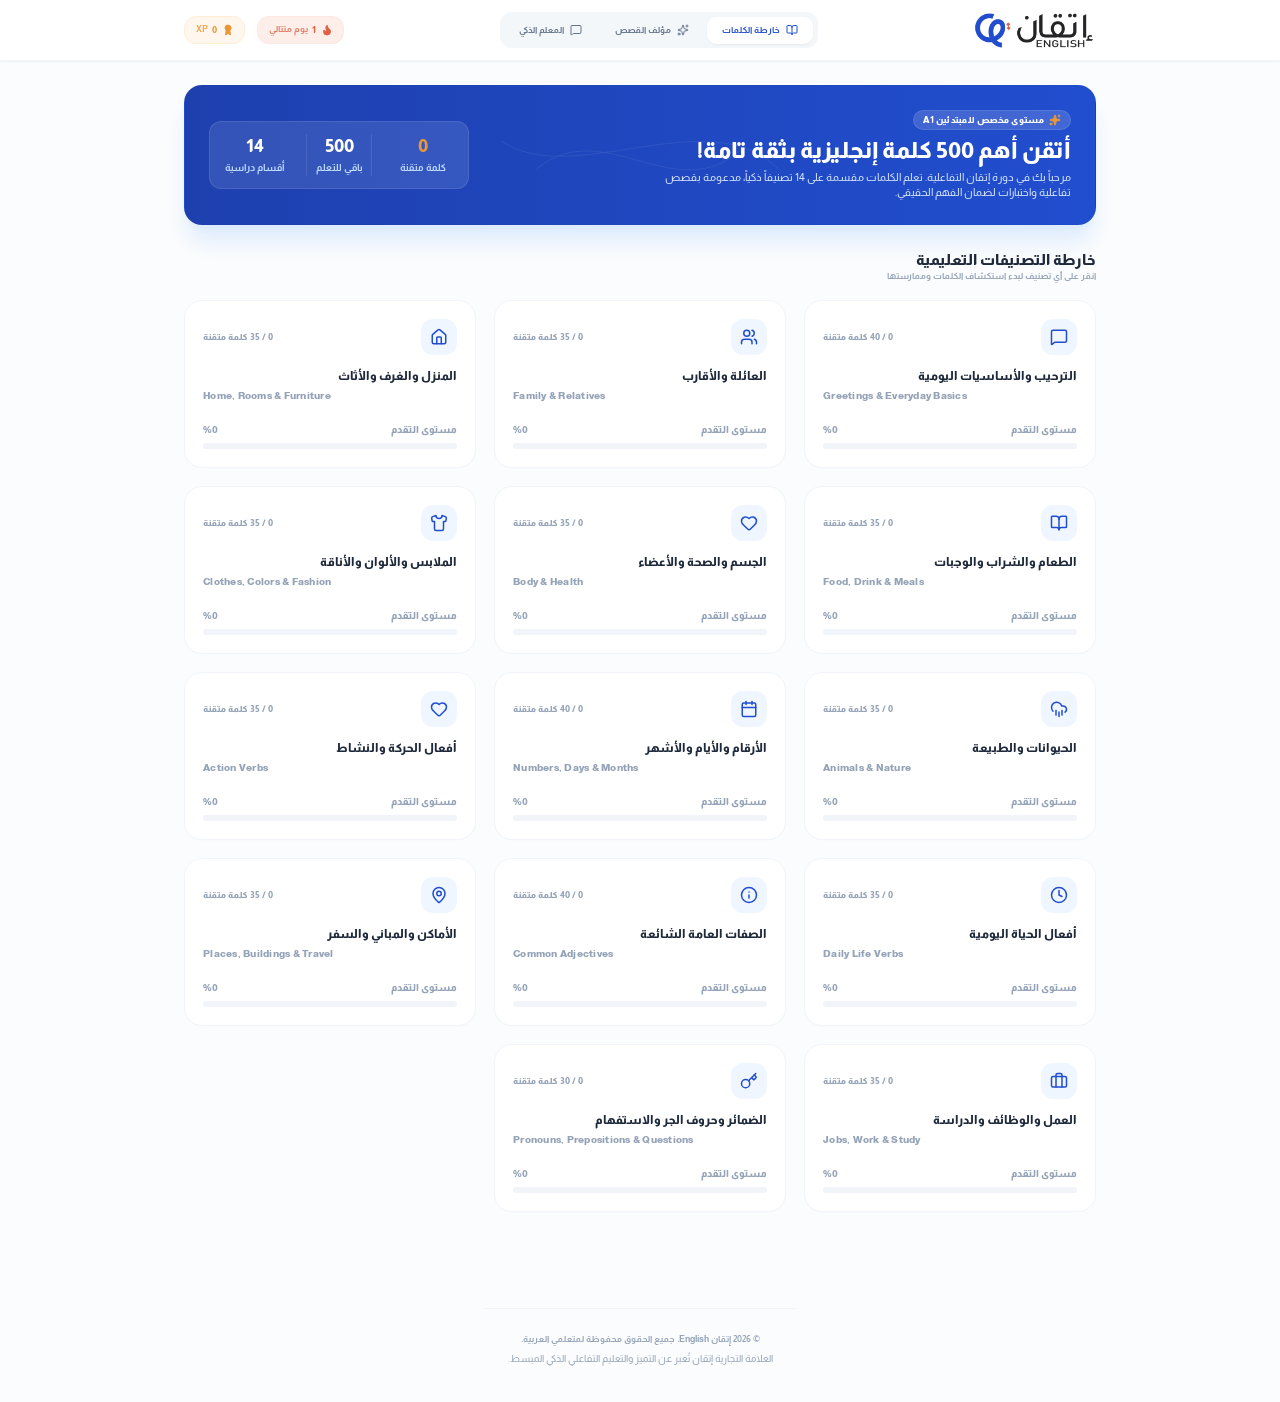
<file: index.html>
<!DOCTYPE html>
<!-- saved from url=(0032)http://127.0.0.1:5500/index.html -->
<html lang="ar" dir="rtl"><head><meta http-equiv="Content-Type" content="text/html; charset=UTF-8">
  
  <meta name="viewport" content="width=device-width, initial-scale=1.0">
  <title>منصة إتقان لتعلم الإنجليزية - Itqan English</title>
  
  <!-- CSS Stylesheet -->
  <link rel="stylesheet" href="./vocab500/style.css">
  
  <!-- Tailwind CSS Play CDN -->
  <script src="./vocab500/saved_resource.js"></script>
  <script>
    tailwind.config = {
      theme: {
        extend: {
          fontFamily: {
            sans: ["Almarai", "Inter", "sans-serif"],
            arabic: ["Almarai", "sans-serif"],
            english: ["Inter", "sans-serif"],
          },
          colors: {
            brand: {
              orange: "#ea9835",
              blue: "#214ecf",
              periwinkle: "#84a5f2",
              cream: "#fcded6",
              coral: "#e06045",
            }
          },
          boxShadow: {
            'xs': '0 1px 2px 0 rgba(0, 0, 0, 0.05)',
            '2xs': '0 0.5px 1px 0 rgba(0, 0, 0, 0.05)',
            '3xs': '0 0.25px 0.5px 0 rgba(0, 0, 0, 0.03)',
          }
        }
      }
    }
  </script>
<style>*, ::before, ::after{--tw-border-spacing-x:0;--tw-border-spacing-y:0;--tw-translate-x:0;--tw-translate-y:0;--tw-rotate:0;--tw-skew-x:0;--tw-skew-y:0;--tw-scale-x:1;--tw-scale-y:1;--tw-pan-x: ;--tw-pan-y: ;--tw-pinch-zoom: ;--tw-scroll-snap-strictness:proximity;--tw-gradient-from-position: ;--tw-gradient-via-position: ;--tw-gradient-to-position: ;--tw-ordinal: ;--tw-slashed-zero: ;--tw-numeric-figure: ;--tw-numeric-spacing: ;--tw-numeric-fraction: ;--tw-ring-inset: ;--tw-ring-offset-width:0px;--tw-ring-offset-color:#fff;--tw-ring-color:rgb(59 130 246 / 0.5);--tw-ring-offset-shadow:0 0 #0000;--tw-ring-shadow:0 0 #0000;--tw-shadow:0 0 #0000;--tw-shadow-colored:0 0 #0000;--tw-blur: ;--tw-brightness: ;--tw-contrast: ;--tw-grayscale: ;--tw-hue-rotate: ;--tw-invert: ;--tw-saturate: ;--tw-sepia: ;--tw-drop-shadow: ;--tw-backdrop-blur: ;--tw-backdrop-brightness: ;--tw-backdrop-contrast: ;--tw-backdrop-grayscale: ;--tw-backdrop-hue-rotate: ;--tw-backdrop-invert: ;--tw-backdrop-opacity: ;--tw-backdrop-saturate: ;--tw-backdrop-sepia: ;--tw-contain-size: ;--tw-contain-layout: ;--tw-contain-paint: ;--tw-contain-style: }::backdrop{--tw-border-spacing-x:0;--tw-border-spacing-y:0;--tw-translate-x:0;--tw-translate-y:0;--tw-rotate:0;--tw-skew-x:0;--tw-skew-y:0;--tw-scale-x:1;--tw-scale-y:1;--tw-pan-x: ;--tw-pan-y: ;--tw-pinch-zoom: ;--tw-scroll-snap-strictness:proximity;--tw-gradient-from-position: ;--tw-gradient-via-position: ;--tw-gradient-to-position: ;--tw-ordinal: ;--tw-slashed-zero: ;--tw-numeric-figure: ;--tw-numeric-spacing: ;--tw-numeric-fraction: ;--tw-ring-inset: ;--tw-ring-offset-width:0px;--tw-ring-offset-color:#fff;--tw-ring-color:rgb(59 130 246 / 0.5);--tw-ring-offset-shadow:0 0 #0000;--tw-ring-shadow:0 0 #0000;--tw-shadow:0 0 #0000;--tw-shadow-colored:0 0 #0000;--tw-blur: ;--tw-brightness: ;--tw-contrast: ;--tw-grayscale: ;--tw-hue-rotate: ;--tw-invert: ;--tw-saturate: ;--tw-sepia: ;--tw-drop-shadow: ;--tw-backdrop-blur: ;--tw-backdrop-brightness: ;--tw-backdrop-contrast: ;--tw-backdrop-grayscale: ;--tw-backdrop-hue-rotate: ;--tw-backdrop-invert: ;--tw-backdrop-opacity: ;--tw-backdrop-saturate: ;--tw-backdrop-sepia: ;--tw-contain-size: ;--tw-contain-layout: ;--tw-contain-paint: ;--tw-contain-style: }/* ! tailwindcss v3.4.17 | MIT License | https://tailwindcss.com */*,::after,::before{box-sizing:border-box;border-width:0;border-style:solid;border-color:#e5e7eb}::after,::before{--tw-content:''}:host,html{line-height:1.5;-webkit-text-size-adjust:100%;-moz-tab-size:4;tab-size:4;font-family:Almarai, Inter, sans-serif;font-feature-settings:normal;font-variation-settings:normal;-webkit-tap-highlight-color:transparent}body{margin:0;line-height:inherit}hr{height:0;color:inherit;border-top-width:1px}abbr:where([title]){-webkit-text-decoration:underline dotted;text-decoration:underline dotted}h1,h2,h3,h4,h5,h6{font-size:inherit;font-weight:inherit}a{color:inherit;text-decoration:inherit}b,strong{font-weight:bolder}code,kbd,pre,samp{font-family:ui-monospace, SFMono-Regular, Menlo, Monaco, Consolas, "Liberation Mono", "Courier New", monospace;font-feature-settings:normal;font-variation-settings:normal;font-size:1em}small{font-size:80%}sub,sup{font-size:75%;line-height:0;position:relative;vertical-align:baseline}sub{bottom:-.25em}sup{top:-.5em}table{text-indent:0;border-color:inherit;border-collapse:collapse}button,input,optgroup,select,textarea{font-family:inherit;font-feature-settings:inherit;font-variation-settings:inherit;font-size:100%;font-weight:inherit;line-height:inherit;letter-spacing:inherit;color:inherit;margin:0;padding:0}button,select{text-transform:none}button,input:where([type=button]),input:where([type=reset]),input:where([type=submit]){-webkit-appearance:button;background-color:transparent;background-image:none}:-moz-focusring{outline:auto}:-moz-ui-invalid{box-shadow:none}progress{vertical-align:baseline}::-webkit-inner-spin-button,::-webkit-outer-spin-button{height:auto}[type=search]{-webkit-appearance:textfield;outline-offset:-2px}::-webkit-search-decoration{-webkit-appearance:none}::-webkit-file-upload-button{-webkit-appearance:button;font:inherit}summary{display:list-item}blockquote,dd,dl,figure,h1,h2,h3,h4,h5,h6,hr,p,pre{margin:0}fieldset{margin:0;padding:0}legend{padding:0}menu,ol,ul{list-style:none;margin:0;padding:0}dialog{padding:0}textarea{resize:vertical}input::placeholder,textarea::placeholder{opacity:1;color:#9ca3af}[role=button],button{cursor:pointer}:disabled{cursor:default}audio,canvas,embed,iframe,img,object,svg,video{display:block;vertical-align:middle}img,video{max-width:100%;height:auto}[hidden]:where(:not([hidden=until-found])){display:none}.pointer-events-none{pointer-events:none}.fixed{position:fixed}.absolute{position:absolute}.relative{position:relative}.sticky{position:sticky}.inset-0{inset:0px}.bottom-0{bottom:0px}.left-0{left:0px}.left-4{left:1rem}.right-0{right:0px}.right-4{right:1rem}.top-0{top:0px}.top-1\/2{top:50%}.top-4{top:1rem}.top-full{top:100%}.z-10{z-index:10}.z-40{z-index:40}.z-50{z-index:50}.mx-auto{margin-left:auto;margin-right:auto}.mb-1{margin-bottom:0.25rem}.mb-20{margin-bottom:5rem}.mb-8{margin-bottom:2rem}.mt-16{margin-top:4rem}.mt-2{margin-top:0.5rem}.mb-1\.5{margin-bottom:0.375rem}.block{display:block}.flex{display:flex}.inline-flex{display:inline-flex}.grid{display:grid}.hidden{display:none}.h-1\.5{height:0.375rem}.h-10{height:2.5rem}.h-11{height:2.75rem}.h-14{height:3.5rem}.h-16{height:4rem}.h-2{height:0.5rem}.h-20{height:5rem}.h-3{height:0.75rem}.h-3\.5{height:0.875rem}.h-4{height:1rem}.h-5{height:1.25rem}.h-6{height:1.5rem}.h-7{height:1.75rem}.h-8{height:2rem}.h-9{height:2.25rem}.h-\[72vh\]{height:72vh}.h-fit{height:-moz-fit-content;height:fit-content}.h-full{height:100%}.h-12{height:3rem}.h-56{height:14rem}.h-44{height:11rem}.max-h-60{max-height:15rem}.max-h-\[60vh\]{max-height:60vh}.max-h-\[75vh\]{max-height:75vh}.max-h-\[90vh\]{max-height:90vh}.min-h-\[4\.5rem\]{min-height:4.5rem}.min-h-\[50vh\]{min-height:50vh}.min-h-screen{min-height:100vh}.w-1\.5{width:0.375rem}.w-10{width:2.5rem}.w-11{width:2.75rem}.w-14{width:3.5rem}.w-16{width:4rem}.w-20{width:5rem}.w-3{width:0.75rem}.w-3\.5{width:0.875rem}.w-4{width:1rem}.w-5{width:1.25rem}.w-6{width:1.5rem}.w-7{width:1.75rem}.w-8{width:2rem}.w-9{width:2.25rem}.w-full{width:100%}.w-12{width:3rem}.max-w-2xl{max-width:42rem}.max-w-4xl{max-width:56rem}.max-w-7xl{max-width:80rem}.max-w-sm{max-width:24rem}.max-w-xl{max-width:36rem}.max-w-xs{max-width:20rem}.flex-1{flex:1 1 0%}.shrink-0{flex-shrink:0}.-translate-y-1\/2{--tw-translate-y:-50%;transform:translate(var(--tw-translate-x), var(--tw-translate-y)) rotate(var(--tw-rotate)) skewX(var(--tw-skew-x)) skewY(var(--tw-skew-y)) scaleX(var(--tw-scale-x)) scaleY(var(--tw-scale-y))}.rotate-180{--tw-rotate:180deg;transform:translate(var(--tw-translate-x), var(--tw-translate-y)) rotate(var(--tw-rotate)) skewX(var(--tw-skew-x)) skewY(var(--tw-skew-y)) scaleX(var(--tw-scale-x)) scaleY(var(--tw-scale-y))}@keyframes bounce{0%, 100%{transform:translateY(-25%);animation-timing-function:cubic-bezier(0.8,0,1,1)}50%{transform:none;animation-timing-function:cubic-bezier(0,0,0.2,1)}}.animate-bounce{animation:bounce 1s infinite}@keyframes pulse{50%{opacity:.5}}.animate-pulse{animation:pulse 2s cubic-bezier(0.4, 0, 0.6, 1) infinite}@keyframes spin{to{transform:rotate(360deg)}}.animate-spin{animation:spin 1s linear infinite}.cursor-not-allowed{cursor:not-allowed}.cursor-pointer{cursor:pointer}.select-none{-webkit-user-select:none;user-select:none}.grid-cols-1{grid-template-columns:repeat(1, minmax(0, 1fr))}.grid-cols-2{grid-template-columns:repeat(2, minmax(0, 1fr))}.grid-cols-3{grid-template-columns:repeat(3, minmax(0, 1fr))}.flex-col{flex-direction:column}.flex-wrap{flex-wrap:wrap}.items-start{align-items:flex-start}.items-center{align-items:center}.justify-center{justify-content:center}.justify-between{justify-content:space-between}.gap-1{gap:0.25rem}.gap-1\.5{gap:0.375rem}.gap-2{gap:0.5rem}.gap-2\.5{gap:0.625rem}.gap-3{gap:0.75rem}.gap-4{gap:1rem}.gap-6{gap:1.5rem}.gap-8{gap:2rem}.space-y-1 > :not([hidden]) ~ :not([hidden]){--tw-space-y-reverse:0;margin-top:calc(0.25rem * calc(1 - var(--tw-space-y-reverse)));margin-bottom:calc(0.25rem * var(--tw-space-y-reverse))}.space-y-1\.5 > :not([hidden]) ~ :not([hidden]){--tw-space-y-reverse:0;margin-top:calc(0.375rem * calc(1 - var(--tw-space-y-reverse)));margin-bottom:calc(0.375rem * var(--tw-space-y-reverse))}.space-y-2 > :not([hidden]) ~ :not([hidden]){--tw-space-y-reverse:0;margin-top:calc(0.5rem * calc(1 - var(--tw-space-y-reverse)));margin-bottom:calc(0.5rem * var(--tw-space-y-reverse))}.space-y-3 > :not([hidden]) ~ :not([hidden]){--tw-space-y-reverse:0;margin-top:calc(0.75rem * calc(1 - var(--tw-space-y-reverse)));margin-bottom:calc(0.75rem * var(--tw-space-y-reverse))}.space-y-4 > :not([hidden]) ~ :not([hidden]){--tw-space-y-reverse:0;margin-top:calc(1rem * calc(1 - var(--tw-space-y-reverse)));margin-bottom:calc(1rem * var(--tw-space-y-reverse))}.space-y-5 > :not([hidden]) ~ :not([hidden]){--tw-space-y-reverse:0;margin-top:calc(1.25rem * calc(1 - var(--tw-space-y-reverse)));margin-bottom:calc(1.25rem * var(--tw-space-y-reverse))}.space-y-6 > :not([hidden]) ~ :not([hidden]){--tw-space-y-reverse:0;margin-top:calc(1.5rem * calc(1 - var(--tw-space-y-reverse)));margin-bottom:calc(1.5rem * var(--tw-space-y-reverse))}.space-y-8 > :not([hidden]) ~ :not([hidden]){--tw-space-y-reverse:0;margin-top:calc(2rem * calc(1 - var(--tw-space-y-reverse)));margin-bottom:calc(2rem * var(--tw-space-y-reverse))}.overflow-hidden{overflow:hidden}.overflow-x-auto{overflow-x:auto}.overflow-y-auto{overflow-y:auto}.whitespace-nowrap{white-space:nowrap}.whitespace-pre-line{white-space:pre-line}.rounded-2xl{border-radius:1rem}.rounded-3xl{border-radius:1.5rem}.rounded-full{border-radius:9999px}.rounded-lg{border-radius:0.5rem}.rounded-md{border-radius:0.375rem}.rounded-xl{border-radius:0.75rem}.border{border-width:1px}.border-4{border-width:4px}.border-x{border-left-width:1px;border-right-width:1px}.border-b{border-bottom-width:1px}.border-t{border-top-width:1px}.border-dashed{border-style:dashed}.border-blue-100{--tw-border-opacity:1;border-color:rgb(219 234 254 / var(--tw-border-opacity, 1))}.border-blue-100\/30{border-color:rgb(219 234 254 / 0.3)}.border-blue-900\/10{border-color:rgb(30 58 138 / 0.1)}.border-brand-blue\/10{border-color:rgb(33 78 207 / 0.1)}.border-brand-cream\/40{border-color:rgb(252 222 214 / 0.4)}.border-orange-100{--tw-border-opacity:1;border-color:rgb(255 237 213 / var(--tw-border-opacity, 1))}.border-orange-100\/20{border-color:rgb(255 237 213 / 0.2)}.border-orange-100\/30{border-color:rgb(255 237 213 / 0.3)}.border-slate-100{--tw-border-opacity:1;border-color:rgb(241 245 249 / var(--tw-border-opacity, 1))}.border-slate-200{--tw-border-opacity:1;border-color:rgb(226 232 240 / var(--tw-border-opacity, 1))}.border-slate-50{--tw-border-opacity:1;border-color:rgb(248 250 252 / var(--tw-border-opacity, 1))}.border-white\/10{border-color:rgb(255 255 255 / 0.1)}.border-white\/20{border-color:rgb(255 255 255 / 0.2)}.border-t-brand-blue{--tw-border-opacity:1;border-top-color:rgb(33 78 207 / var(--tw-border-opacity, 1))}.bg-blue-50{--tw-bg-opacity:1;background-color:rgb(239 246 255 / var(--tw-bg-opacity, 1))}.bg-blue-50\/20{background-color:rgb(239 246 255 / 0.2)}.bg-brand-blue{--tw-bg-opacity:1;background-color:rgb(33 78 207 / var(--tw-bg-opacity, 1))}.bg-brand-blue\/10{background-color:rgb(33 78 207 / 0.1)}.bg-brand-cream\/50{background-color:rgb(252 222 214 / 0.5)}.bg-brand-orange{--tw-bg-opacity:1;background-color:rgb(234 152 53 / var(--tw-bg-opacity, 1))}.bg-orange-50{--tw-bg-opacity:1;background-color:rgb(255 247 237 / var(--tw-bg-opacity, 1))}.bg-orange-50\/15{background-color:rgb(255 247 237 / 0.15)}.bg-slate-100{--tw-bg-opacity:1;background-color:rgb(241 245 249 / var(--tw-bg-opacity, 1))}.bg-slate-100\/80{background-color:rgb(241 245 249 / 0.8)}.bg-slate-200{--tw-bg-opacity:1;background-color:rgb(226 232 240 / var(--tw-bg-opacity, 1))}.bg-slate-50{--tw-bg-opacity:1;background-color:rgb(248 250 252 / var(--tw-bg-opacity, 1))}.bg-slate-50\/30{background-color:rgb(248 250 252 / 0.3)}.bg-slate-50\/50{background-color:rgb(248 250 252 / 0.5)}.bg-slate-50\/80{background-color:rgb(248 250 252 / 0.8)}.bg-slate-900\/60{background-color:rgb(15 23 42 / 0.6)}.bg-white{--tw-bg-opacity:1;background-color:rgb(255 255 255 / var(--tw-bg-opacity, 1))}.bg-white\/10{background-color:rgb(255 255 255 / 0.1)}.bg-white\/15{background-color:rgb(255 255 255 / 0.15)}.bg-gradient-to-l{background-image:linear-gradient(to left, var(--tw-gradient-stops))}.bg-gradient-to-tr{background-image:linear-gradient(to top right, var(--tw-gradient-stops))}.from-brand-blue{--tw-gradient-from:#214ecf var(--tw-gradient-from-position);--tw-gradient-to:rgb(33 78 207 / 0) var(--tw-gradient-to-position);--tw-gradient-stops:var(--tw-gradient-from), var(--tw-gradient-to)}.from-brand-blue\/10{--tw-gradient-from:rgb(33 78 207 / 0.1) var(--tw-gradient-from-position);--tw-gradient-to:rgb(33 78 207 / 0) var(--tw-gradient-to-position);--tw-gradient-stops:var(--tw-gradient-from), var(--tw-gradient-to)}.to-blue-600{--tw-gradient-to:#2563eb var(--tw-gradient-to-position)}.to-blue-800{--tw-gradient-to:#1e40af var(--tw-gradient-to-position)}.to-transparent{--tw-gradient-to:transparent var(--tw-gradient-to-position)}.fill-brand-coral{fill:#e06045}.fill-brand-orange{fill:#ea9835}.p-1\.5{padding:0.375rem}.p-2{padding:0.5rem}.p-2\.5{padding:0.625rem}.p-3{padding:0.75rem}.p-4{padding:1rem}.p-5{padding:1.25rem}.p-6{padding:1.5rem}.p-8{padding:2rem}.px-1{padding-left:0.25rem;padding-right:0.25rem}.px-2\.5{padding-left:0.625rem;padding-right:0.625rem}.px-3{padding-left:0.75rem;padding-right:0.75rem}.px-3\.5{padding-left:0.875rem;padding-right:0.875rem}.px-4{padding-left:1rem;padding-right:1rem}.px-5{padding-left:1.25rem;padding-right:1.25rem}.px-6{padding-left:1.5rem;padding-right:1.5rem}.py-0\.5{padding-top:0.125rem;padding-bottom:0.125rem}.py-1{padding-top:0.25rem;padding-bottom:0.25rem}.py-1\.5{padding-top:0.375rem;padding-bottom:0.375rem}.py-2{padding-top:0.5rem;padding-bottom:0.5rem}.py-2\.5{padding-top:0.625rem;padding-bottom:0.625rem}.py-3{padding-top:0.75rem;padding-bottom:0.75rem}.py-3\.5{padding-top:0.875rem;padding-bottom:0.875rem}.py-4{padding-top:1rem;padding-bottom:1rem}.py-6{padding-top:1.5rem;padding-bottom:1.5rem}.py-8{padding-top:2rem;padding-bottom:2rem}.px-2{padding-left:0.5rem;padding-right:0.5rem}.pb-12{padding-bottom:3rem}.pb-5{padding-bottom:1.25rem}.pl-4{padding-left:1rem}.pr-11{padding-right:2.75rem}.pt-12{padding-top:3rem}.pt-2{padding-top:0.5rem}.pt-3{padding-top:0.75rem}.pt-4{padding-top:1rem}.pt-8{padding-top:2rem}.text-center{text-align:center}.text-right{text-align:right}.font-sans{font-family:Almarai, Inter, sans-serif}.text-2xl{font-size:1.5rem;line-height:2rem}.text-3xl{font-size:1.875rem;line-height:2.25rem}.text-\[10px\]{font-size:10px}.text-\[11px\]{font-size:11px}.text-\[9px\]{font-size:9px}.text-base{font-size:1rem;line-height:1.5rem}.text-lg{font-size:1.125rem;line-height:1.75rem}.text-sm{font-size:0.875rem;line-height:1.25rem}.text-xl{font-size:1.25rem;line-height:1.75rem}.text-xs{font-size:0.75rem;line-height:1rem}.font-black{font-weight:900}.font-bold{font-weight:700}.font-extrabold{font-weight:800}.font-medium{font-weight:500}.uppercase{text-transform:uppercase}.leading-none{line-height:1}.leading-relaxed{line-height:1.625}.leading-tight{line-height:1.25}.tracking-tight{letter-spacing:-0.025em}.tracking-wide{letter-spacing:0.025em}.tracking-wider{letter-spacing:0.05em}.text-blue-100{--tw-text-opacity:1;color:rgb(219 234 254 / var(--tw-text-opacity, 1))}.text-blue-200{--tw-text-opacity:1;color:rgb(191 219 254 / var(--tw-text-opacity, 1))}.text-brand-blue{--tw-text-opacity:1;color:rgb(33 78 207 / var(--tw-text-opacity, 1))}.text-brand-coral{--tw-text-opacity:1;color:rgb(224 96 69 / var(--tw-text-opacity, 1))}.text-brand-coral\/80{color:rgb(224 96 69 / 0.8)}.text-brand-orange{--tw-text-opacity:1;color:rgb(234 152 53 / var(--tw-text-opacity, 1))}.text-brand-orange\/80{color:rgb(234 152 53 / 0.8)}.text-brand-periwinkle{--tw-text-opacity:1;color:rgb(132 165 242 / var(--tw-text-opacity, 1))}.text-slate-400{--tw-text-opacity:1;color:rgb(148 163 184 / var(--tw-text-opacity, 1))}.text-slate-500{--tw-text-opacity:1;color:rgb(100 116 139 / var(--tw-text-opacity, 1))}.text-slate-600{--tw-text-opacity:1;color:rgb(71 85 105 / var(--tw-text-opacity, 1))}.text-slate-700{--tw-text-opacity:1;color:rgb(51 65 85 / var(--tw-text-opacity, 1))}.text-slate-800{--tw-text-opacity:1;color:rgb(30 41 59 / var(--tw-text-opacity, 1))}.text-slate-900{--tw-text-opacity:1;color:rgb(15 23 42 / var(--tw-text-opacity, 1))}.text-white{--tw-text-opacity:1;color:rgb(255 255 255 / var(--tw-text-opacity, 1))}.placeholder-slate-400::placeholder{--tw-placeholder-opacity:1;color:rgb(148 163 184 / var(--tw-placeholder-opacity, 1))}.opacity-10{opacity:0.1}.shadow-2xl{--tw-shadow:0 25px 50px -12px rgb(0 0 0 / 0.25);--tw-shadow-colored:0 25px 50px -12px var(--tw-shadow-color);box-shadow:var(--tw-ring-offset-shadow, 0 0 #0000), var(--tw-ring-shadow, 0 0 #0000), var(--tw-shadow)}.shadow-2xs{--tw-shadow:0 0.5px 1px 0 rgba(0, 0, 0, 0.05);--tw-shadow-colored:0 0.5px 1px 0 var(--tw-shadow-color);box-shadow:var(--tw-ring-offset-shadow, 0 0 #0000), var(--tw-ring-shadow, 0 0 #0000), var(--tw-shadow)}.shadow-3xs{--tw-shadow:0 0.25px 0.5px 0 rgba(0, 0, 0, 0.03);--tw-shadow-colored:0 0.25px 0.5px 0 var(--tw-shadow-color);box-shadow:var(--tw-ring-offset-shadow, 0 0 #0000), var(--tw-ring-shadow, 0 0 #0000), var(--tw-shadow)}.shadow-inner{--tw-shadow:inset 0 2px 4px 0 rgb(0 0 0 / 0.05);--tw-shadow-colored:inset 0 2px 4px 0 var(--tw-shadow-color);box-shadow:var(--tw-ring-offset-shadow, 0 0 #0000), var(--tw-ring-shadow, 0 0 #0000), var(--tw-shadow)}.shadow-md{--tw-shadow:0 4px 6px -1px rgb(0 0 0 / 0.1), 0 2px 4px -2px rgb(0 0 0 / 0.1);--tw-shadow-colored:0 4px 6px -1px var(--tw-shadow-color), 0 2px 4px -2px var(--tw-shadow-color);box-shadow:var(--tw-ring-offset-shadow, 0 0 #0000), var(--tw-ring-shadow, 0 0 #0000), var(--tw-shadow)}.shadow-none{--tw-shadow:0 0 #0000;--tw-shadow-colored:0 0 #0000;box-shadow:var(--tw-ring-offset-shadow, 0 0 #0000), var(--tw-ring-shadow, 0 0 #0000), var(--tw-shadow)}.shadow-sm{--tw-shadow:0 1px 2px 0 rgb(0 0 0 / 0.05);--tw-shadow-colored:0 1px 2px 0 var(--tw-shadow-color);box-shadow:var(--tw-ring-offset-shadow, 0 0 #0000), var(--tw-ring-shadow, 0 0 #0000), var(--tw-shadow)}.shadow-xl{--tw-shadow:0 20px 25px -5px rgb(0 0 0 / 0.1), 0 8px 10px -6px rgb(0 0 0 / 0.1);--tw-shadow-colored:0 20px 25px -5px var(--tw-shadow-color), 0 8px 10px -6px var(--tw-shadow-color);box-shadow:var(--tw-ring-offset-shadow, 0 0 #0000), var(--tw-ring-shadow, 0 0 #0000), var(--tw-shadow)}.shadow-xs{--tw-shadow:0 1px 2px 0 rgba(0, 0, 0, 0.05);--tw-shadow-colored:0 1px 2px 0 var(--tw-shadow-color);box-shadow:var(--tw-ring-offset-shadow, 0 0 #0000), var(--tw-ring-shadow, 0 0 #0000), var(--tw-shadow)}.shadow-blue-100{--tw-shadow-color:#dbeafe;--tw-shadow:var(--tw-shadow-colored)}.shadow-blue-200{--tw-shadow-color:#bfdbfe;--tw-shadow:var(--tw-shadow-colored)}.transition-all{transition-property:all;transition-timing-function:cubic-bezier(0.4, 0, 0.2, 1);transition-duration:150ms}.transition-transform{transition-property:transform;transition-timing-function:cubic-bezier(0.4, 0, 0.2, 1);transition-duration:150ms}.duration-300{transition-duration:300ms}.duration-500{transition-duration:500ms}.hover\:-translate-y-1:hover{--tw-translate-y:-0.25rem;transform:translate(var(--tw-translate-x), var(--tw-translate-y)) rotate(var(--tw-rotate)) skewX(var(--tw-skew-x)) skewY(var(--tw-skew-y)) scaleX(var(--tw-scale-x)) scaleY(var(--tw-scale-y))}.hover\:border-brand-blue:hover{--tw-border-opacity:1;border-color:rgb(33 78 207 / var(--tw-border-opacity, 1))}.hover\:border-slate-200:hover{--tw-border-opacity:1;border-color:rgb(226 232 240 / var(--tw-border-opacity, 1))}.hover\:bg-blue-700:hover{--tw-bg-opacity:1;background-color:rgb(29 78 216 / var(--tw-bg-opacity, 1))}.hover\:bg-brand-blue\/20:hover{background-color:rgb(33 78 207 / 0.2)}.hover\:bg-orange-100:hover{--tw-bg-opacity:1;background-color:rgb(255 237 213 / var(--tw-bg-opacity, 1))}.hover\:bg-slate-200:hover{--tw-bg-opacity:1;background-color:rgb(226 232 240 / var(--tw-bg-opacity, 1))}.hover\:bg-white\/20:hover{background-color:rgb(255 255 255 / 0.2)}.hover\:bg-blue-100:hover{--tw-bg-opacity:1;background-color:rgb(219 234 254 / var(--tw-bg-opacity, 1))}.hover\:text-brand-blue:hover{--tw-text-opacity:1;color:rgb(33 78 207 / var(--tw-text-opacity, 1))}.hover\:text-slate-800:hover{--tw-text-opacity:1;color:rgb(30 41 59 / var(--tw-text-opacity, 1))}.hover\:shadow-md:hover{--tw-shadow:0 4px 6px -1px rgb(0 0 0 / 0.1), 0 2px 4px -2px rgb(0 0 0 / 0.1);--tw-shadow-colored:0 4px 6px -1px var(--tw-shadow-color), 0 2px 4px -2px var(--tw-shadow-color);box-shadow:var(--tw-ring-offset-shadow, 0 0 #0000), var(--tw-ring-shadow, 0 0 #0000), var(--tw-shadow)}.hover\:shadow-xs:hover{--tw-shadow:0 1px 2px 0 rgba(0, 0, 0, 0.05);--tw-shadow-colored:0 1px 2px 0 var(--tw-shadow-color);box-shadow:var(--tw-ring-offset-shadow, 0 0 #0000), var(--tw-ring-shadow, 0 0 #0000), var(--tw-shadow)}.focus\:bg-white:focus{--tw-bg-opacity:1;background-color:rgb(255 255 255 / var(--tw-bg-opacity, 1))}.focus\:outline-none:focus{outline:2px solid transparent;outline-offset:2px}.focus\:ring-2:focus{--tw-ring-offset-shadow:var(--tw-ring-inset) 0 0 0 var(--tw-ring-offset-width) var(--tw-ring-offset-color);--tw-ring-shadow:var(--tw-ring-inset) 0 0 0 calc(2px + var(--tw-ring-offset-width)) var(--tw-ring-color);box-shadow:var(--tw-ring-offset-shadow), var(--tw-ring-shadow), var(--tw-shadow, 0 0 #0000)}.focus\:ring-brand-blue\/10:focus{--tw-ring-color:rgb(33 78 207 / 0.1)}.group:hover .group-hover\:translate-x-1{--tw-translate-x:0.25rem;transform:translate(var(--tw-translate-x), var(--tw-translate-y)) rotate(var(--tw-rotate)) skewX(var(--tw-skew-x)) skewY(var(--tw-skew-y)) scaleX(var(--tw-scale-x)) scaleY(var(--tw-scale-y))}@media (min-width: 640px){.sm\:inline{display:inline}.sm\:w-auto{width:auto}.sm\:grid-cols-2{grid-template-columns:repeat(2, minmax(0, 1fr))}.sm\:gap-4{gap:1rem}.sm\:gap-6{gap:1.5rem}.sm\:p-8{padding:2rem}.sm\:px-6{padding-left:1.5rem;padding-right:1.5rem}}@media (min-width: 768px){.md\:mb-8{margin-bottom:2rem}.md\:flex{display:flex}.md\:hidden{display:none}.md\:w-auto{width:auto}.md\:max-w-md{max-width:28rem}.md\:grid-cols-2{grid-template-columns:repeat(2, minmax(0, 1fr))}.md\:grid-cols-3{grid-template-columns:repeat(3, minmax(0, 1fr))}.md\:flex-row{flex-direction:row}.md\:items-center{align-items:center}.md\:text-3xl{font-size:1.875rem;line-height:2.25rem}}@media (min-width: 1024px){.lg\:col-span-5{grid-column:span 5 / span 5}.lg\:col-span-7{grid-column:span 7 / span 7}.lg\:grid-cols-12{grid-template-columns:repeat(12, minmax(0, 1fr))}.lg\:grid-cols-3{grid-template-columns:repeat(3, minmax(0, 1fr))}.lg\:grid-cols-4{grid-template-columns:repeat(4, minmax(0, 1fr))}.lg\:px-8{padding-left:2rem;padding-right:2rem}}</style></head>
<body class="bg-slate-50/50 min-h-screen text-slate-800 flex flex-col">

  <!-- TOP HEADER / NAVIGATION BAR -->
  <nav class="bg-white border-b border-slate-100 sticky top-0 z-40 shadow-sm transition-all">
    <div class="max-w-7xl mx-auto px-4 sm:px-6 lg:px-8">
      <div class="flex items-center justify-between h-20">
        
        <!-- Brand Logo & Platform Title -->
      <div class="flex items-center cursor-pointer" onclick="switchTab('course'); goBackToMap();">
  <img src="vocab500/logo.png" alt="Logo" class="h-14 w-auto object-contain">
</div>


        <!-- Central Interactive Tabs Navigation -->
        <div class="hidden md:flex items-center bg-slate-100/80 p-1.5 rounded-2xl gap-1">
          <button id="tab-btn-course" onclick="switchTab(&#39;course&#39;)" class="px-5 py-2.5 text-xs font-bold font-sans rounded-xl transition-all flex items-center gap-2 cursor-pointer bg-white text-brand-blue shadow-xs">
            <svg xmlns="http://www.w3.org/2000/svg" width="24" height="24" viewBox="0 0 24 24" fill="none" stroke="currentColor" stroke-width="2" stroke-linecap="round" stroke-linejoin="round" data-lucide="book-open" aria-hidden="true" class="lucide lucide-book-open w-4 h-4"><path d="M12 7v14"></path><path d="M3 18a1 1 0 0 1-1-1V4a1 1 0 0 1 1-1h5a4 4 0 0 1 4 4 4 4 0 0 1 4-4h5a1 1 0 0 1 1 1v13a1 1 0 0 1-1 1h-6a3 3 0 0 0-3 3 3 3 0 0 0-3-3z"></path></svg>
            <span>خارطة الكلمات</span>
          </button>
          <button id="tab-btn-story" onclick="switchTab(&#39;story&#39;)" class="px-5 py-2.5 text-xs font-bold font-sans rounded-xl transition-all flex items-center gap-2 cursor-pointer text-slate-500 hover:text-slate-800">
            <svg xmlns="http://www.w3.org/2000/svg" width="24" height="24" viewBox="0 0 24 24" fill="none" stroke="currentColor" stroke-width="2" stroke-linecap="round" stroke-linejoin="round" data-lucide="sparkles" aria-hidden="true" class="lucide lucide-sparkles w-4 h-4"><path d="M11.017 2.814a1 1 0 0 1 1.966 0l1.051 5.558a2 2 0 0 0 1.594 1.594l5.558 1.051a1 1 0 0 1 0 1.966l-5.558 1.051a2 2 0 0 0-1.594 1.594l-1.051 5.558a1 1 0 0 1-1.966 0l-1.051-5.558a2 2 0 0 0-1.594-1.594l-5.558-1.051a1 1 0 0 1 0-1.966l5.558-1.051a2 2 0 0 0 1.594-1.594z"></path><path d="M20 2v4"></path><path d="M22 4h-4"></path><circle cx="4" cy="20" r="2"></circle></svg>
            <span>مؤلف القصص</span>
          </button>
          <button id="tab-btn-chat" onclick="switchTab(&#39;chat&#39;)" class="px-5 py-2.5 text-xs font-bold font-sans rounded-xl transition-all flex items-center gap-2 cursor-pointer text-slate-500 hover:text-slate-800">
            <svg xmlns="http://www.w3.org/2000/svg" width="24" height="24" viewBox="0 0 24 24" fill="none" stroke="currentColor" stroke-width="2" stroke-linecap="round" stroke-linejoin="round" data-lucide="message-square" aria-hidden="true" class="lucide lucide-message-square w-4 h-4"><path d="M22 17a2 2 0 0 1-2 2H6.828a2 2 0 0 0-1.414.586l-2.202 2.202A.71.71 0 0 1 2 21.286V5a2 2 0 0 1 2-2h16a2 2 0 0 1 2 2z"></path></svg>
            <span>المعلم الذكي</span>
          </button>
        </div>

        <!-- Right Side: User Live Metrics Tracker -->
        <div class="flex items-center gap-3 sm:gap-4">
          <!-- Streak widget -->
          <div class="flex items-center gap-1.5 bg-brand-cream/50 px-3.5 py-2 rounded-2xl border border-brand-cream/40" title="أيام التعلم المتتالية">
            <svg xmlns="http://www.w3.org/2000/svg" width="24" height="24" viewBox="0 0 24 24" fill="none" stroke="currentColor" stroke-width="2" stroke-linecap="round" stroke-linejoin="round" data-lucide="flame" aria-hidden="true" class="lucide lucide-flame w-4 h-4 text-brand-coral fill-brand-coral"><path d="M12 3q1 4 4 6.5t3 5.5a1 1 0 0 1-14 0 5 5 0 0 1 1-3 1 1 0 0 0 5 0c0-2-1.5-3-1.5-5q0-2 2.5-4"></path></svg>
            <span id="header-streak" class="text-xs font-black text-brand-coral font-sans">1</span>
            <span class="text-[9px] font-bold text-brand-coral/80 hidden sm:inline">يوم متتالي</span>
          </div>
          <!-- XP widget -->
          <div class="flex items-center gap-1.5 bg-orange-50 px-3.5 py-2 rounded-2xl border border-orange-100" title="مجموع نقاط الخبرة">
            <svg xmlns="http://www.w3.org/2000/svg" width="24" height="24" viewBox="0 0 24 24" fill="none" stroke="currentColor" stroke-width="2" stroke-linecap="round" stroke-linejoin="round" data-lucide="award" aria-hidden="true" class="lucide lucide-award w-4 h-4 text-brand-orange fill-brand-orange"><path d="m15.477 12.89 1.515 8.526a.5.5 0 0 1-.81.47l-3.58-2.687a1 1 0 0 0-1.197 0l-3.586 2.686a.5.5 0 0 1-.81-.469l1.514-8.526"></path><circle cx="12" cy="8" r="6"></circle></svg>
            <span id="header-xp" class="text-xs font-black text-brand-orange font-sans">0</span>
            <span class="text-[9px] font-bold text-brand-orange/80 hidden sm:inline">XP</span>
          </div>
        </div>

      </div>
    </div>

    <!-- Mobile Bottom Navigation (Visible on small screens) -->
    <div class="md:hidden border-t border-slate-100 bg-white grid grid-cols-3 gap-1 p-2 fixed bottom-0 left-0 right-0 z-40 shadow-xl">
      <button id="mobile-tab-btn-course" onclick="switchTab(&#39;course&#39;)" class="py-2 flex flex-col items-center justify-center text-brand-blue">
        <svg xmlns="http://www.w3.org/2000/svg" width="24" height="24" viewBox="0 0 24 24" fill="none" stroke="currentColor" stroke-width="2" stroke-linecap="round" stroke-linejoin="round" data-lucide="book-open" aria-hidden="true" class="lucide lucide-book-open w-5 h-5 mb-1"><path d="M12 7v14"></path><path d="M3 18a1 1 0 0 1-1-1V4a1 1 0 0 1 1-1h5a4 4 0 0 1 4 4 4 4 0 0 1 4-4h5a1 1 0 0 1 1 1v13a1 1 0 0 1-1 1h-6a3 3 0 0 0-3 3 3 3 0 0 0-3-3z"></path></svg>
        <span class="text-[9px] font-bold">الخارطة</span>
      </button>
      <button id="mobile-tab-btn-story" onclick="switchTab(&#39;story&#39;)" class="py-2 flex flex-col items-center justify-center text-slate-400">
        <svg xmlns="http://www.w3.org/2000/svg" width="24" height="24" viewBox="0 0 24 24" fill="none" stroke="currentColor" stroke-width="2" stroke-linecap="round" stroke-linejoin="round" data-lucide="sparkles" aria-hidden="true" class="lucide lucide-sparkles w-5 h-5 mb-1"><path d="M11.017 2.814a1 1 0 0 1 1.966 0l1.051 5.558a2 2 0 0 0 1.594 1.594l5.558 1.051a1 1 0 0 1 0 1.966l-5.558 1.051a2 2 0 0 0-1.594 1.594l-1.051 5.558a1 1 0 0 1-1.966 0l-1.051-5.558a2 2 0 0 0-1.594-1.594l-5.558-1.051a1 1 0 0 1 0-1.966l5.558-1.051a2 2 0 0 0 1.594-1.594z"></path><path d="M20 2v4"></path><path d="M22 4h-4"></path><circle cx="4" cy="20" r="2"></circle></svg>
        <span class="text-[9px] font-bold">مؤلف القصص</span>
      </button>
      <button id="mobile-tab-btn-chat" onclick="switchTab(&#39;chat&#39;)" class="py-2 flex flex-col items-center justify-center text-slate-400">
        <svg xmlns="http://www.w3.org/2000/svg" width="24" height="24" viewBox="0 0 24 24" fill="none" stroke="currentColor" stroke-width="2" stroke-linecap="round" stroke-linejoin="round" data-lucide="message-square" aria-hidden="true" class="lucide lucide-message-square w-5 h-5 mb-1"><path d="M22 17a2 2 0 0 1-2 2H6.828a2 2 0 0 0-1.414.586l-2.202 2.202A.71.71 0 0 1 2 21.286V5a2 2 0 0 1 2-2h16a2 2 0 0 1 2 2z"></path></svg>
        <span class="text-[9px] font-bold">المعلم الذكي</span>
      </button>
    </div>
  </nav>

  <!-- MAIN CANVAS -->
  <main class="flex-1 max-w-7xl mx-auto px-4 sm:px-6 lg:px-8 py-8 w-full mb-20 md:mb-8">
    
    <!-- BRAND WELCOME CARD BANNER -->
    <div id="brand-banner" class="relative overflow-hidden bg-gradient-to-l from-brand-blue to-blue-800 text-white p-8 rounded-3xl shadow-xl shadow-blue-100 flex flex-col md:flex-row md:items-center justify-between gap-6 border border-blue-900/10 mb-8 animate-fade-in">
      <!-- Curves SVG overlays for brand theme matching -->
      <div class="absolute inset-0 opacity-10 pointer-events-none">
        <svg class="w-full h-full" viewBox="0 0 500 200" fill="none" xmlns="http://www.w3.org/2000/svg">
          <path d="M50 80 C 150 150, 350 20, 450 120" stroke="white" strokewidth="20" strokelinecap="round"></path>
          <path d="M100 120 C 200 40, 300 180, 400 90" stroke="white" strokewidth="15" strokelinecap="round"></path>
        </svg>
      </div>

      <div class="space-y-2 z-10">
        <div class="inline-flex items-center gap-1.5 bg-white/15 px-3 py-1 rounded-full text-xs font-black tracking-wide border border-white/10">
          <svg xmlns="http://www.w3.org/2000/svg" width="24" height="24" viewBox="0 0 24 24" fill="none" stroke="currentColor" stroke-width="2" stroke-linecap="round" stroke-linejoin="round" data-lucide="sparkles" aria-hidden="true" class="lucide lucide-sparkles w-4 h-4 text-brand-orange fill-brand-orange"><path d="M11.017 2.814a1 1 0 0 1 1.966 0l1.051 5.558a2 2 0 0 0 1.594 1.594l5.558 1.051a1 1 0 0 1 0 1.966l-5.558 1.051a2 2 0 0 0-1.594 1.594l-1.051 5.558a1 1 0 0 1-1.966 0l-1.051-5.558a2 2 0 0 0-1.594-1.594l-5.558-1.051a1 1 0 0 1 0-1.966l5.558-1.051a2 2 0 0 0 1.594-1.594z"></path><path d="M20 2v4"></path><path d="M22 4h-4"></path><circle cx="4" cy="20" r="2"></circle></svg>
          <span>مستوى مخصص للمبتدئين A1</span>
        </div>
        <h2 class="text-2xl md:text-3xl font-black font-sans leading-tight">
          أتقن أهم 500 كلمة إنجليزية بثقة تامة!
        </h2>
        <p class="text-blue-100 text-sm max-w-xl font-medium font-sans">
          مرحباً بك في دورة إتقان التفاعلية. تعلم الكلمات مقسمة على 14 تصنيفاً ذكياً، مدعومة بقصص تفاعلية واختبارات لضمان الفهم الحقيقي.
        </p>
      </div>

      <!-- Performance metrics banner highlights -->
      <div class="grid grid-cols-3 gap-3 sm:gap-6 bg-white/10 p-4 rounded-2xl border border-white/10 z-10 shrink-0">
        <div class="text-center px-1">
          <span id="banner-mastered-count" class="block text-2xl font-black text-brand-orange">0</span>
          <span class="text-[10px] font-bold text-blue-200">كلمة متقنة</span>
        </div>
        <div class="text-center px-1 border-x border-white/10">
          <span id="banner-learning-count" class="block text-2xl font-black text-white">500</span>
          <span class="text-[10px] font-bold text-blue-200">باقي للتعلم</span>
        </div>
        <div class="text-center px-1">
          <span class="block text-2xl font-black text-white">14</span>
          <span class="text-[10px] font-bold text-blue-200">أقسام دراسية</span>
        </div>
      </div>
    </div>

    <!-- MAIN VIEWPORTS CONTAINER -->
    <div id="viewports-container">
      
      <!-- ==================== VIEWPORT 1: COURSE MAP ==================== -->
      <div id="viewport-course" class="space-y-8 animate-fade-in">
        
        <!-- Subview 1A: Grid of Categories Map -->
        <div id="categories-map-subview" class="space-y-6">
          <div class="flex items-center justify-between">
            <div>
              <h3 class="text-xl font-black font-sans text-slate-800">خارطة التصنيفات التعليمية</h3>
              <p class="text-xs font-bold text-slate-400">انقر على أي تصنيف لبدء استكشاف الكلمات وممارستها</p>
            </div>
          </div>
          
          <div id="categories-grid" class="grid grid-cols-1 md:grid-cols-2 lg:grid-cols-3 gap-6"><div class="bg-white border border-slate-100 rounded-3xl p-6 shadow-3xs hover:shadow-md transition-all duration-300 cursor-pointer hover:-translate-y-1 text-right flex flex-col justify-between h-56 ">
      <div class="space-y-4">
        <!-- Top row: Icon and counter status -->
        <div class="flex items-center justify-between">
          <div class="w-12 h-12 rounded-2xl flex items-center justify-center bg-blue-50 text-brand-blue">
            <svg xmlns="http://www.w3.org/2000/svg" width="24" height="24" viewBox="0 0 24 24" fill="none" stroke="currentColor" stroke-width="2" stroke-linecap="round" stroke-linejoin="round" data-lucide="message-square" aria-hidden="true" class="lucide lucide-message-square w-6 h-6"><path d="M22 17a2 2 0 0 1-2 2H6.828a2 2 0 0 0-1.414.586l-2.202 2.202A.71.71 0 0 1 2 21.286V5a2 2 0 0 1 2-2h16a2 2 0 0 1 2 2z"></path></svg>
          </div>
          <span class="text-xs font-black font-sans text-slate-400">
            0 / 40 كلمة متقنة
          </span>
        </div>

        <!-- Category titles -->
        <div class="space-y-1">
          <h4 class="text-base font-black text-slate-800 font-sans">الترحيب والأساسيات اليومية</h4>
          <span class="text-[10px] font-extrabold text-slate-400 font-sans tracking-wide block ltr">Greetings &amp; Everyday Basics</span>
        </div>
      </div>

      <!-- Bottom row: Progress bar metric -->
      <div class="space-y-2">
        <div class="flex justify-between items-center text-[10px] font-black text-slate-400">
          <span>مستوى التقدم</span>
          <span class="font-sans ">%0</span>
        </div>
        <div class="h-2 bg-slate-100 rounded-full overflow-hidden">
          <div class="h-full rounded-full transition-all duration-500 bg-brand-blue" style="width: 0%"></div>
        </div>
      </div>
    </div><div class="bg-white border border-slate-100 rounded-3xl p-6 shadow-3xs hover:shadow-md transition-all duration-300 cursor-pointer hover:-translate-y-1 text-right flex flex-col justify-between h-56 ">
      <div class="space-y-4">
        <!-- Top row: Icon and counter status -->
        <div class="flex items-center justify-between">
          <div class="w-12 h-12 rounded-2xl flex items-center justify-center bg-blue-50 text-brand-blue">
            <svg xmlns="http://www.w3.org/2000/svg" width="24" height="24" viewBox="0 0 24 24" fill="none" stroke="currentColor" stroke-width="2" stroke-linecap="round" stroke-linejoin="round" data-lucide="users" aria-hidden="true" class="lucide lucide-users w-6 h-6"><path d="M16 21v-2a4 4 0 0 0-4-4H6a4 4 0 0 0-4 4v2"></path><path d="M16 3.128a4 4 0 0 1 0 7.744"></path><path d="M22 21v-2a4 4 0 0 0-3-3.87"></path><circle cx="9" cy="7" r="4"></circle></svg>
          </div>
          <span class="text-xs font-black font-sans text-slate-400">
            0 / 35 كلمة متقنة
          </span>
        </div>

        <!-- Category titles -->
        <div class="space-y-1">
          <h4 class="text-base font-black text-slate-800 font-sans">العائلة والأقارب</h4>
          <span class="text-[10px] font-extrabold text-slate-400 font-sans tracking-wide block ltr">Family &amp; Relatives</span>
        </div>
      </div>

      <!-- Bottom row: Progress bar metric -->
      <div class="space-y-2">
        <div class="flex justify-between items-center text-[10px] font-black text-slate-400">
          <span>مستوى التقدم</span>
          <span class="font-sans ">%0</span>
        </div>
        <div class="h-2 bg-slate-100 rounded-full overflow-hidden">
          <div class="h-full rounded-full transition-all duration-500 bg-brand-blue" style="width: 0%"></div>
        </div>
      </div>
    </div><div class="bg-white border border-slate-100 rounded-3xl p-6 shadow-3xs hover:shadow-md transition-all duration-300 cursor-pointer hover:-translate-y-1 text-right flex flex-col justify-between h-56 ">
      <div class="space-y-4">
        <!-- Top row: Icon and counter status -->
        <div class="flex items-center justify-between">
          <div class="w-12 h-12 rounded-2xl flex items-center justify-center bg-blue-50 text-brand-blue">
            <svg xmlns="http://www.w3.org/2000/svg" width="24" height="24" viewBox="0 0 24 24" fill="none" stroke="currentColor" stroke-width="2" stroke-linecap="round" stroke-linejoin="round" data-lucide="home" aria-hidden="true" class="lucide lucide-home w-6 h-6"><path d="M15 21v-8a1 1 0 0 0-1-1h-4a1 1 0 0 0-1 1v8"></path><path d="M3 10a2 2 0 0 1 .709-1.528l7-6a2 2 0 0 1 2.582 0l7 6A2 2 0 0 1 21 10v9a2 2 0 0 1-2 2H5a2 2 0 0 1-2-2z"></path></svg>
          </div>
          <span class="text-xs font-black font-sans text-slate-400">
            0 / 35 كلمة متقنة
          </span>
        </div>

        <!-- Category titles -->
        <div class="space-y-1">
          <h4 class="text-base font-black text-slate-800 font-sans">المنزل والغرف والأثاث</h4>
          <span class="text-[10px] font-extrabold text-slate-400 font-sans tracking-wide block ltr">Home, Rooms &amp; Furniture</span>
        </div>
      </div>

      <!-- Bottom row: Progress bar metric -->
      <div class="space-y-2">
        <div class="flex justify-between items-center text-[10px] font-black text-slate-400">
          <span>مستوى التقدم</span>
          <span class="font-sans ">%0</span>
        </div>
        <div class="h-2 bg-slate-100 rounded-full overflow-hidden">
          <div class="h-full rounded-full transition-all duration-500 bg-brand-blue" style="width: 0%"></div>
        </div>
      </div>
    </div><div class="bg-white border border-slate-100 rounded-3xl p-6 shadow-3xs hover:shadow-md transition-all duration-300 cursor-pointer hover:-translate-y-1 text-right flex flex-col justify-between h-56 ">
      <div class="space-y-4">
        <!-- Top row: Icon and counter status -->
        <div class="flex items-center justify-between">
          <div class="w-12 h-12 rounded-2xl flex items-center justify-center bg-blue-50 text-brand-blue">
            <svg xmlns="http://www.w3.org/2000/svg" width="24" height="24" viewBox="0 0 24 24" fill="none" stroke="currentColor" stroke-width="2" stroke-linecap="round" stroke-linejoin="round" data-lucide="book-open" aria-hidden="true" class="lucide lucide-book-open w-6 h-6"><path d="M12 7v14"></path><path d="M3 18a1 1 0 0 1-1-1V4a1 1 0 0 1 1-1h5a4 4 0 0 1 4 4 4 4 0 0 1 4-4h5a1 1 0 0 1 1 1v13a1 1 0 0 1-1 1h-6a3 3 0 0 0-3 3 3 3 0 0 0-3-3z"></path></svg>
          </div>
          <span class="text-xs font-black font-sans text-slate-400">
            0 / 35 كلمة متقنة
          </span>
        </div>

        <!-- Category titles -->
        <div class="space-y-1">
          <h4 class="text-base font-black text-slate-800 font-sans">الطعام والشراب والوجبات</h4>
          <span class="text-[10px] font-extrabold text-slate-400 font-sans tracking-wide block ltr">Food, Drink &amp; Meals</span>
        </div>
      </div>

      <!-- Bottom row: Progress bar metric -->
      <div class="space-y-2">
        <div class="flex justify-between items-center text-[10px] font-black text-slate-400">
          <span>مستوى التقدم</span>
          <span class="font-sans ">%0</span>
        </div>
        <div class="h-2 bg-slate-100 rounded-full overflow-hidden">
          <div class="h-full rounded-full transition-all duration-500 bg-brand-blue" style="width: 0%"></div>
        </div>
      </div>
    </div><div class="bg-white border border-slate-100 rounded-3xl p-6 shadow-3xs hover:shadow-md transition-all duration-300 cursor-pointer hover:-translate-y-1 text-right flex flex-col justify-between h-56 ">
      <div class="space-y-4">
        <!-- Top row: Icon and counter status -->
        <div class="flex items-center justify-between">
          <div class="w-12 h-12 rounded-2xl flex items-center justify-center bg-blue-50 text-brand-blue">
            <svg xmlns="http://www.w3.org/2000/svg" width="24" height="24" viewBox="0 0 24 24" fill="none" stroke="currentColor" stroke-width="2" stroke-linecap="round" stroke-linejoin="round" data-lucide="heart" aria-hidden="true" class="lucide lucide-heart w-6 h-6"><path d="M2 9.5a5.5 5.5 0 0 1 9.591-3.676.56.56 0 0 0 .818 0A5.49 5.49 0 0 1 22 9.5c0 2.29-1.5 4-3 5.5l-5.492 5.313a2 2 0 0 1-3 .019L5 15c-1.5-1.5-3-3.2-3-5.5"></path></svg>
          </div>
          <span class="text-xs font-black font-sans text-slate-400">
            0 / 35 كلمة متقنة
          </span>
        </div>

        <!-- Category titles -->
        <div class="space-y-1">
          <h4 class="text-base font-black text-slate-800 font-sans">الجسم والصحة والأعضاء</h4>
          <span class="text-[10px] font-extrabold text-slate-400 font-sans tracking-wide block ltr">Body &amp; Health</span>
        </div>
      </div>

      <!-- Bottom row: Progress bar metric -->
      <div class="space-y-2">
        <div class="flex justify-between items-center text-[10px] font-black text-slate-400">
          <span>مستوى التقدم</span>
          <span class="font-sans ">%0</span>
        </div>
        <div class="h-2 bg-slate-100 rounded-full overflow-hidden">
          <div class="h-full rounded-full transition-all duration-500 bg-brand-blue" style="width: 0%"></div>
        </div>
      </div>
    </div><div class="bg-white border border-slate-100 rounded-3xl p-6 shadow-3xs hover:shadow-md transition-all duration-300 cursor-pointer hover:-translate-y-1 text-right flex flex-col justify-between h-56 ">
      <div class="space-y-4">
        <!-- Top row: Icon and counter status -->
        <div class="flex items-center justify-between">
          <div class="w-12 h-12 rounded-2xl flex items-center justify-center bg-blue-50 text-brand-blue">
            <svg xmlns="http://www.w3.org/2000/svg" width="24" height="24" viewBox="0 0 24 24" fill="none" stroke="currentColor" stroke-width="2" stroke-linecap="round" stroke-linejoin="round" data-lucide="shirt" aria-hidden="true" class="lucide lucide-shirt w-6 h-6"><path d="M20.38 3.46 16 2a4 4 0 0 1-8 0L3.62 3.46a2 2 0 0 0-1.34 2.23l.58 3.47a1 1 0 0 0 .99.84H6v10c0 1.1.9 2 2 2h8a2 2 0 0 0 2-2V10h2.15a1 1 0 0 0 .99-.84l.58-3.47a2 2 0 0 0-1.34-2.23z"></path></svg>
          </div>
          <span class="text-xs font-black font-sans text-slate-400">
            0 / 35 كلمة متقنة
          </span>
        </div>

        <!-- Category titles -->
        <div class="space-y-1">
          <h4 class="text-base font-black text-slate-800 font-sans">الملابس والألوان والأناقة</h4>
          <span class="text-[10px] font-extrabold text-slate-400 font-sans tracking-wide block ltr">Clothes, Colors &amp; Fashion</span>
        </div>
      </div>

      <!-- Bottom row: Progress bar metric -->
      <div class="space-y-2">
        <div class="flex justify-between items-center text-[10px] font-black text-slate-400">
          <span>مستوى التقدم</span>
          <span class="font-sans ">%0</span>
        </div>
        <div class="h-2 bg-slate-100 rounded-full overflow-hidden">
          <div class="h-full rounded-full transition-all duration-500 bg-brand-blue" style="width: 0%"></div>
        </div>
      </div>
    </div><div class="bg-white border border-slate-100 rounded-3xl p-6 shadow-3xs hover:shadow-md transition-all duration-300 cursor-pointer hover:-translate-y-1 text-right flex flex-col justify-between h-56 ">
      <div class="space-y-4">
        <!-- Top row: Icon and counter status -->
        <div class="flex items-center justify-between">
          <div class="w-12 h-12 rounded-2xl flex items-center justify-center bg-blue-50 text-brand-blue">
            <svg xmlns="http://www.w3.org/2000/svg" width="24" height="24" viewBox="0 0 24 24" fill="none" stroke="currentColor" stroke-width="2" stroke-linecap="round" stroke-linejoin="round" data-lucide="cloud-rain" aria-hidden="true" class="lucide lucide-cloud-rain w-6 h-6"><path d="M4 14.899A7 7 0 1 1 15.71 8h1.79a4.5 4.5 0 0 1 2.5 8.242"></path><path d="M16 14v6"></path><path d="M8 14v6"></path><path d="M12 16v6"></path></svg>
          </div>
          <span class="text-xs font-black font-sans text-slate-400">
            0 / 35 كلمة متقنة
          </span>
        </div>

        <!-- Category titles -->
        <div class="space-y-1">
          <h4 class="text-base font-black text-slate-800 font-sans">الحيوانات والطبيعة</h4>
          <span class="text-[10px] font-extrabold text-slate-400 font-sans tracking-wide block ltr">Animals &amp; Nature</span>
        </div>
      </div>

      <!-- Bottom row: Progress bar metric -->
      <div class="space-y-2">
        <div class="flex justify-between items-center text-[10px] font-black text-slate-400">
          <span>مستوى التقدم</span>
          <span class="font-sans ">%0</span>
        </div>
        <div class="h-2 bg-slate-100 rounded-full overflow-hidden">
          <div class="h-full rounded-full transition-all duration-500 bg-brand-blue" style="width: 0%"></div>
        </div>
      </div>
    </div><div class="bg-white border border-slate-100 rounded-3xl p-6 shadow-3xs hover:shadow-md transition-all duration-300 cursor-pointer hover:-translate-y-1 text-right flex flex-col justify-between h-56 ">
      <div class="space-y-4">
        <!-- Top row: Icon and counter status -->
        <div class="flex items-center justify-between">
          <div class="w-12 h-12 rounded-2xl flex items-center justify-center bg-blue-50 text-brand-blue">
            <svg xmlns="http://www.w3.org/2000/svg" width="24" height="24" viewBox="0 0 24 24" fill="none" stroke="currentColor" stroke-width="2" stroke-linecap="round" stroke-linejoin="round" data-lucide="calendar" aria-hidden="true" class="lucide lucide-calendar w-6 h-6"><path d="M8 2v4"></path><path d="M16 2v4"></path><rect width="18" height="18" x="3" y="4" rx="2"></rect><path d="M3 10h18"></path></svg>
          </div>
          <span class="text-xs font-black font-sans text-slate-400">
            0 / 40 كلمة متقنة
          </span>
        </div>

        <!-- Category titles -->
        <div class="space-y-1">
          <h4 class="text-base font-black text-slate-800 font-sans">الأرقام والأيام والأشهر</h4>
          <span class="text-[10px] font-extrabold text-slate-400 font-sans tracking-wide block ltr">Numbers, Days &amp; Months</span>
        </div>
      </div>

      <!-- Bottom row: Progress bar metric -->
      <div class="space-y-2">
        <div class="flex justify-between items-center text-[10px] font-black text-slate-400">
          <span>مستوى التقدم</span>
          <span class="font-sans ">%0</span>
        </div>
        <div class="h-2 bg-slate-100 rounded-full overflow-hidden">
          <div class="h-full rounded-full transition-all duration-500 bg-brand-blue" style="width: 0%"></div>
        </div>
      </div>
    </div><div class="bg-white border border-slate-100 rounded-3xl p-6 shadow-3xs hover:shadow-md transition-all duration-300 cursor-pointer hover:-translate-y-1 text-right flex flex-col justify-between h-56 ">
      <div class="space-y-4">
        <!-- Top row: Icon and counter status -->
        <div class="flex items-center justify-between">
          <div class="w-12 h-12 rounded-2xl flex items-center justify-center bg-blue-50 text-brand-blue">
            <svg xmlns="http://www.w3.org/2000/svg" width="24" height="24" viewBox="0 0 24 24" fill="none" stroke="currentColor" stroke-width="2" stroke-linecap="round" stroke-linejoin="round" data-lucide="heart" aria-hidden="true" class="lucide lucide-heart w-6 h-6"><path d="M2 9.5a5.5 5.5 0 0 1 9.591-3.676.56.56 0 0 0 .818 0A5.49 5.49 0 0 1 22 9.5c0 2.29-1.5 4-3 5.5l-5.492 5.313a2 2 0 0 1-3 .019L5 15c-1.5-1.5-3-3.2-3-5.5"></path></svg>
          </div>
          <span class="text-xs font-black font-sans text-slate-400">
            0 / 35 كلمة متقنة
          </span>
        </div>

        <!-- Category titles -->
        <div class="space-y-1">
          <h4 class="text-base font-black text-slate-800 font-sans">أفعال الحركة والنشاط</h4>
          <span class="text-[10px] font-extrabold text-slate-400 font-sans tracking-wide block ltr">Action Verbs</span>
        </div>
      </div>

      <!-- Bottom row: Progress bar metric -->
      <div class="space-y-2">
        <div class="flex justify-between items-center text-[10px] font-black text-slate-400">
          <span>مستوى التقدم</span>
          <span class="font-sans ">%0</span>
        </div>
        <div class="h-2 bg-slate-100 rounded-full overflow-hidden">
          <div class="h-full rounded-full transition-all duration-500 bg-brand-blue" style="width: 0%"></div>
        </div>
      </div>
    </div><div class="bg-white border border-slate-100 rounded-3xl p-6 shadow-3xs hover:shadow-md transition-all duration-300 cursor-pointer hover:-translate-y-1 text-right flex flex-col justify-between h-56 ">
      <div class="space-y-4">
        <!-- Top row: Icon and counter status -->
        <div class="flex items-center justify-between">
          <div class="w-12 h-12 rounded-2xl flex items-center justify-center bg-blue-50 text-brand-blue">
            <svg xmlns="http://www.w3.org/2000/svg" width="24" height="24" viewBox="0 0 24 24" fill="none" stroke="currentColor" stroke-width="2" stroke-linecap="round" stroke-linejoin="round" data-lucide="clock" aria-hidden="true" class="lucide lucide-clock w-6 h-6"><circle cx="12" cy="12" r="10"></circle><path d="M12 6v6l4 2"></path></svg>
          </div>
          <span class="text-xs font-black font-sans text-slate-400">
            0 / 35 كلمة متقنة
          </span>
        </div>

        <!-- Category titles -->
        <div class="space-y-1">
          <h4 class="text-base font-black text-slate-800 font-sans">أفعال الحياة اليومية</h4>
          <span class="text-[10px] font-extrabold text-slate-400 font-sans tracking-wide block ltr">Daily Life Verbs</span>
        </div>
      </div>

      <!-- Bottom row: Progress bar metric -->
      <div class="space-y-2">
        <div class="flex justify-between items-center text-[10px] font-black text-slate-400">
          <span>مستوى التقدم</span>
          <span class="font-sans ">%0</span>
        </div>
        <div class="h-2 bg-slate-100 rounded-full overflow-hidden">
          <div class="h-full rounded-full transition-all duration-500 bg-brand-blue" style="width: 0%"></div>
        </div>
      </div>
    </div><div class="bg-white border border-slate-100 rounded-3xl p-6 shadow-3xs hover:shadow-md transition-all duration-300 cursor-pointer hover:-translate-y-1 text-right flex flex-col justify-between h-56 ">
      <div class="space-y-4">
        <!-- Top row: Icon and counter status -->
        <div class="flex items-center justify-between">
          <div class="w-12 h-12 rounded-2xl flex items-center justify-center bg-blue-50 text-brand-blue">
            <svg xmlns="http://www.w3.org/2000/svg" width="24" height="24" viewBox="0 0 24 24" fill="none" stroke="currentColor" stroke-width="2" stroke-linecap="round" stroke-linejoin="round" data-lucide="info" aria-hidden="true" class="lucide lucide-info w-6 h-6"><circle cx="12" cy="12" r="10"></circle><path d="M12 16v-4"></path><path d="M12 8h.01"></path></svg>
          </div>
          <span class="text-xs font-black font-sans text-slate-400">
            0 / 40 كلمة متقنة
          </span>
        </div>

        <!-- Category titles -->
        <div class="space-y-1">
          <h4 class="text-base font-black text-slate-800 font-sans">الصفات العامة الشائعة</h4>
          <span class="text-[10px] font-extrabold text-slate-400 font-sans tracking-wide block ltr">Common Adjectives</span>
        </div>
      </div>

      <!-- Bottom row: Progress bar metric -->
      <div class="space-y-2">
        <div class="flex justify-between items-center text-[10px] font-black text-slate-400">
          <span>مستوى التقدم</span>
          <span class="font-sans ">%0</span>
        </div>
        <div class="h-2 bg-slate-100 rounded-full overflow-hidden">
          <div class="h-full rounded-full transition-all duration-500 bg-brand-blue" style="width: 0%"></div>
        </div>
      </div>
    </div><div class="bg-white border border-slate-100 rounded-3xl p-6 shadow-3xs hover:shadow-md transition-all duration-300 cursor-pointer hover:-translate-y-1 text-right flex flex-col justify-between h-56 ">
      <div class="space-y-4">
        <!-- Top row: Icon and counter status -->
        <div class="flex items-center justify-between">
          <div class="w-12 h-12 rounded-2xl flex items-center justify-center bg-blue-50 text-brand-blue">
            <svg xmlns="http://www.w3.org/2000/svg" width="24" height="24" viewBox="0 0 24 24" fill="none" stroke="currentColor" stroke-width="2" stroke-linecap="round" stroke-linejoin="round" data-lucide="map-pin" aria-hidden="true" class="lucide lucide-map-pin w-6 h-6"><path d="M20 10c0 4.993-5.539 10.193-7.399 11.799a1 1 0 0 1-1.202 0C9.539 20.193 4 14.993 4 10a8 8 0 0 1 16 0"></path><circle cx="12" cy="10" r="3"></circle></svg>
          </div>
          <span class="text-xs font-black font-sans text-slate-400">
            0 / 35 كلمة متقنة
          </span>
        </div>

        <!-- Category titles -->
        <div class="space-y-1">
          <h4 class="text-base font-black text-slate-800 font-sans">الأماكن والمباني والسفر</h4>
          <span class="text-[10px] font-extrabold text-slate-400 font-sans tracking-wide block ltr">Places, Buildings &amp; Travel</span>
        </div>
      </div>

      <!-- Bottom row: Progress bar metric -->
      <div class="space-y-2">
        <div class="flex justify-between items-center text-[10px] font-black text-slate-400">
          <span>مستوى التقدم</span>
          <span class="font-sans ">%0</span>
        </div>
        <div class="h-2 bg-slate-100 rounded-full overflow-hidden">
          <div class="h-full rounded-full transition-all duration-500 bg-brand-blue" style="width: 0%"></div>
        </div>
      </div>
    </div><div class="bg-white border border-slate-100 rounded-3xl p-6 shadow-3xs hover:shadow-md transition-all duration-300 cursor-pointer hover:-translate-y-1 text-right flex flex-col justify-between h-56 ">
      <div class="space-y-4">
        <!-- Top row: Icon and counter status -->
        <div class="flex items-center justify-between">
          <div class="w-12 h-12 rounded-2xl flex items-center justify-center bg-blue-50 text-brand-blue">
            <svg xmlns="http://www.w3.org/2000/svg" width="24" height="24" viewBox="0 0 24 24" fill="none" stroke="currentColor" stroke-width="2" stroke-linecap="round" stroke-linejoin="round" data-lucide="briefcase" aria-hidden="true" class="lucide lucide-briefcase w-6 h-6"><path d="M16 20V4a2 2 0 0 0-2-2h-4a2 2 0 0 0-2 2v16"></path><rect width="20" height="14" x="2" y="6" rx="2"></rect></svg>
          </div>
          <span class="text-xs font-black font-sans text-slate-400">
            0 / 35 كلمة متقنة
          </span>
        </div>

        <!-- Category titles -->
        <div class="space-y-1">
          <h4 class="text-base font-black text-slate-800 font-sans">العمل والوظائف والدراسة</h4>
          <span class="text-[10px] font-extrabold text-slate-400 font-sans tracking-wide block ltr">Jobs, Work &amp; Study</span>
        </div>
      </div>

      <!-- Bottom row: Progress bar metric -->
      <div class="space-y-2">
        <div class="flex justify-between items-center text-[10px] font-black text-slate-400">
          <span>مستوى التقدم</span>
          <span class="font-sans ">%0</span>
        </div>
        <div class="h-2 bg-slate-100 rounded-full overflow-hidden">
          <div class="h-full rounded-full transition-all duration-500 bg-brand-blue" style="width: 0%"></div>
        </div>
      </div>
    </div><div class="bg-white border border-slate-100 rounded-3xl p-6 shadow-3xs hover:shadow-md transition-all duration-300 cursor-pointer hover:-translate-y-1 text-right flex flex-col justify-between h-56 ">
      <div class="space-y-4">
        <!-- Top row: Icon and counter status -->
        <div class="flex items-center justify-between">
          <div class="w-12 h-12 rounded-2xl flex items-center justify-center bg-blue-50 text-brand-blue">
            <svg xmlns="http://www.w3.org/2000/svg" width="24" height="24" viewBox="0 0 24 24" fill="none" stroke="currentColor" stroke-width="2" stroke-linecap="round" stroke-linejoin="round" data-lucide="key" aria-hidden="true" class="lucide lucide-key w-6 h-6"><path d="m15.5 7.5 2.3 2.3a1 1 0 0 0 1.4 0l2.1-2.1a1 1 0 0 0 0-1.4L19 4"></path><path d="m21 2-9.6 9.6"></path><circle cx="7.5" cy="15.5" r="5.5"></circle></svg>
          </div>
          <span class="text-xs font-black font-sans text-slate-400">
            0 / 30 كلمة متقنة
          </span>
        </div>

        <!-- Category titles -->
        <div class="space-y-1">
          <h4 class="text-base font-black text-slate-800 font-sans">الضمائر وحروف الجر والاستفهام</h4>
          <span class="text-[10px] font-extrabold text-slate-400 font-sans tracking-wide block ltr">Pronouns, Prepositions &amp; Questions</span>
        </div>
      </div>

      <!-- Bottom row: Progress bar metric -->
      <div class="space-y-2">
        <div class="flex justify-between items-center text-[10px] font-black text-slate-400">
          <span>مستوى التقدم</span>
          <span class="font-sans ">%0</span>
        </div>
        <div class="h-2 bg-slate-100 rounded-full overflow-hidden">
          <div class="h-full rounded-full transition-all duration-500 bg-brand-blue" style="width: 0%"></div>
        </div>
      </div>
    </div></div>
        </div>

        <!-- Subview 1B: Word List Inside Category View -->
        <div id="category-details-subview" class="space-y-6 animate-slide-up hidden">
          <!-- Back navigation -->
          <button onclick="goBackToMap()" class="group flex items-center gap-2 text-xs font-black text-slate-400 hover:text-brand-blue cursor-pointer transition-all bg-white border border-slate-100 rounded-xl px-4 py-2.5 shadow-3xs">
            <svg xmlns="http://www.w3.org/2000/svg" width="24" height="24" viewBox="0 0 24 24" fill="none" stroke="currentColor" stroke-width="2" stroke-linecap="round" stroke-linejoin="round" data-lucide="arrow-right" aria-hidden="true" class="lucide lucide-arrow-right w-4 h-4 transition-transform group-hover:translate-x-1"><path d="M5 12h14"></path><path d="m12 5 7 7-7 7"></path></svg>
            <span>العودة إلى تصنيفات الكلمات</span>
          </button>

          <!-- Category details banner card -->
          <div class="bg-white border border-slate-100 rounded-3xl p-6 sm:p-8 flex flex-col md:flex-row justify-between items-start md:items-center gap-6 shadow-xs">
            <div class="flex items-start gap-4">
              <div id="cat-banner-icon-bg" class="w-14 h-14 rounded-2xl bg-blue-50 text-brand-blue flex items-center justify-center shrink-0">
                <svg xmlns="http://www.w3.org/2000/svg" width="24" height="24" viewBox="0 0 24 24" fill="none" stroke="currentColor" stroke-width="2" stroke-linecap="round" stroke-linejoin="round" data-lucide="key" aria-hidden="true" id="cat-banner-icon" class="lucide lucide-key lucide-book-open w-7 h-7"><path d="m15.5 7.5 2.3 2.3a1 1 0 0 0 1.4 0l2.1-2.1a1 1 0 0 0 0-1.4L19 4"></path><path d="m21 2-9.6 9.6"></path><circle cx="7.5" cy="15.5" r="5.5"></circle></svg>
              </div>
              <div class="space-y-1">
                <h2 id="cat-banner-title-ar" class="text-xl font-black text-slate-900 font-sans">الضمائر وحروف الجر والاستفهام</h2>
                <div class="flex items-center gap-2">
                  <span id="cat-banner-title-en" class="text-xs font-extrabold text-slate-400 font-sans">Pronouns, Prepositions &amp; Questions</span>
                  <span class="w-1.5 h-1.5 bg-slate-200 rounded-full"></span>
                  <span id="cat-banner-word-count" class="text-xs font-black text-brand-blue font-sans">30 كلمة للمبتدئين</span>
                </div>
                <p id="cat-banner-desc" class="text-xs font-medium text-slate-500 max-w-xl">الروابط اللغوية الهامة مثل ضمائر الفاعل وحروف الجر وأدوات السؤال.</p>
              </div>
            </div>

            <!-- Quiz Launcher Action button -->
            <button id="cat-banner-quiz-btn" class="w-full md:w-auto bg-brand-blue hover:bg-blue-700 text-white font-sans font-bold text-xs px-6 py-3.5 rounded-2xl transition-all cursor-pointer shadow-md shadow-blue-100 flex items-center justify-center gap-2 shrink-0">
              <svg xmlns="http://www.w3.org/2000/svg" width="24" height="24" viewBox="0 0 24 24" fill="none" stroke="currentColor" stroke-width="2" stroke-linecap="round" stroke-linejoin="round" data-lucide="award" aria-hidden="true" class="lucide lucide-award w-4 h-4"><path d="m15.477 12.89 1.515 8.526a.5.5 0 0 1-.81.47l-3.58-2.687a1 1 0 0 0-1.197 0l-3.586 2.686a.5.5 0 0 1-.81-.469l1.514-8.526"></path><circle cx="12" cy="8" r="6"></circle></svg>
              <span>اختبر معلوماتك في هذا القسم (+120 XP)</span>
            </button>
          </div>

          <!-- Vocabulary search and progress bar filter row -->
          <div class="bg-white border border-slate-100 rounded-3xl p-5 shadow-2xs space-y-4">
            <div class="flex flex-col md:flex-row gap-4 items-center justify-between">
              
              <!-- Vocabulary Search -->
              <div class="relative w-full md:max-w-md">
                <svg xmlns="http://www.w3.org/2000/svg" width="24" height="24" viewBox="0 0 24 24" fill="none" stroke="currentColor" stroke-width="2" stroke-linecap="round" stroke-linejoin="round" data-lucide="search" aria-hidden="true" class="lucide lucide-search w-4 h-4 text-slate-400 absolute right-4 top-1/2 -translate-y-1/2"><path d="m21 21-4.34-4.34"></path><circle cx="11" cy="11" r="8"></circle></svg>
                <input type="text" id="words-search-input" oninput="handleSearchWords()" placeholder="ابحث عن كلمة بالإنجليزية، العربية، أو النطق..." class="w-full bg-slate-50 border border-slate-100 rounded-2xl pr-11 pl-4 py-3 text-xs font-sans placeholder-slate-400 focus:outline-none focus:ring-2 focus:ring-brand-blue/10 focus:bg-white transition-all text-right">
              </div>

              <!-- Mastery Filters tabs -->
              <div class="flex items-center bg-slate-50 border border-slate-100 p-1.5 rounded-2xl w-full md:w-auto overflow-x-auto gap-1">
                <button onclick="setWordFilter(&#39;all&#39;)" id="filter-btn-all" class="px-4 py-2 text-[11px] font-bold font-sans rounded-xl transition-all cursor-pointer bg-white text-brand-blue shadow-3xs shrink-0">
                  الكل
                </button>
                <button onclick="setWordFilter(&#39;unstudied&#39;)" id="filter-btn-unstudied" class="px-4 py-2 text-[11px] font-bold font-sans rounded-xl transition-all cursor-pointer text-slate-500 hover:text-slate-800 shrink-0">
                  قيد الدراسة
                </button>
                <button onclick="setWordFilter(&#39;mastered&#39;)" id="filter-btn-mastered" class="px-4 py-2 text-[11px] font-bold font-sans rounded-xl transition-all cursor-pointer text-slate-500 hover:text-slate-800 shrink-0">
                  الكلمات المتقنة
                </button>
              </div>

            </div>

            <!-- Detailed category mastery percentage progress bar -->
            <div class="flex items-center gap-4 border-t border-slate-50 pt-4">
              <div class="flex-1 h-3 bg-slate-100 rounded-full overflow-hidden">
                <div id="cat-details-progress-bar" class="h-full bg-brand-blue transition-all" style="width: 0%"></div>
              </div>
              <span id="cat-details-progress-text" class="text-[11px] font-black text-slate-500 font-sans shrink-0">0 / 30 كلمة متقنة (0%)</span>
            </div>
          </div>

          <!-- Words Grid container -->
          <div id="words-grid" class="grid grid-cols-1 sm:grid-cols-2 md:grid-cols-3 lg:grid-cols-4 gap-4"><div class="bg-white border border-slate-100 rounded-2xl p-5 shadow-3xs hover:shadow-xs cursor-pointer transition-all hover:border-slate-200 text-right flex flex-col justify-between h-44 animate-slide-up ">
      <div class="space-y-3">
        <!-- Top title row -->
        <div class="flex items-center justify-between">
          <span class="text-[9px] font-black font-sans uppercase tracking-wider px-2 py-0.5 bg-slate-100 text-slate-500 rounded-md">
            ضمير (Pronoun)
          </span>
          <span class="inline-flex items-center gap-1 text-[9px] font-black text-slate-400">
            <svg xmlns="http://www.w3.org/2000/svg" width="24" height="24" viewBox="0 0 24 24" fill="none" stroke="currentColor" stroke-width="2" stroke-linecap="round" stroke-linejoin="round" data-lucide="circle" aria-hidden="true" class="lucide lucide-circle w-3 h-3"><circle cx="12" cy="12" r="10"></circle></svg>
            <span>قيد الدراسة</span>
          </span>
        </div>

        <!-- Spelling, translation -->
        <div>
          <h3 class="text-xl font-black font-sans text-slate-900 ltr leading-none mb-1.5">I</h3>
          <p class="text-xs text-brand-blue font-extrabold font-sans">أنا</p>
        </div>
      </div>

      <!-- Sound phonetic pronunciation indicator -->
      <div class="border-t border-slate-50 pt-3 flex justify-between items-center text-[10px]">
        <span class="text-slate-400 font-extrabold font-sans">النطق الصوتي:</span>
        <button onclick="event.stopPropagation(); pronounceWord(&#39;I&#39;)" class="w-8 h-8 rounded-full bg-blue-50 hover:bg-blue-100 text-brand-blue flex items-center justify-center transition-all cursor-pointer shadow-3xs" title="استمع للنطق الصوتي">
          <svg xmlns="http://www.w3.org/2000/svg" width="24" height="24" viewBox="0 0 24 24" fill="none" stroke="currentColor" stroke-width="2" stroke-linecap="round" stroke-linejoin="round" data-lucide="volume-2" aria-hidden="true" class="lucide lucide-volume-2 w-4 h-4"><path d="M11 4.702a.705.705 0 0 0-1.203-.498L6.413 7.587A1.4 1.4 0 0 1 5.416 8H3a1 1 0 0 0-1 1v6a1 1 0 0 0 1 1h2.416a1.4 1.4 0 0 1 .997.413l3.383 3.384A.705.705 0 0 0 11 19.298z"></path><path d="M16 9a5 5 0 0 1 0 6"></path><path d="M19.364 18.364a9 9 0 0 0 0-12.728"></path></svg>
        </button>
      </div>
    </div><div class="bg-white border border-slate-100 rounded-2xl p-5 shadow-3xs hover:shadow-xs cursor-pointer transition-all hover:border-slate-200 text-right flex flex-col justify-between h-44 animate-slide-up ">
      <div class="space-y-3">
        <!-- Top title row -->
        <div class="flex items-center justify-between">
          <span class="text-[9px] font-black font-sans uppercase tracking-wider px-2 py-0.5 bg-slate-100 text-slate-500 rounded-md">
            ضمير (Pronoun)
          </span>
          <span class="inline-flex items-center gap-1 text-[9px] font-black text-slate-400">
            <svg xmlns="http://www.w3.org/2000/svg" width="24" height="24" viewBox="0 0 24 24" fill="none" stroke="currentColor" stroke-width="2" stroke-linecap="round" stroke-linejoin="round" data-lucide="circle" aria-hidden="true" class="lucide lucide-circle w-3 h-3"><circle cx="12" cy="12" r="10"></circle></svg>
            <span>قيد الدراسة</span>
          </span>
        </div>

        <!-- Spelling, translation -->
        <div>
          <h3 class="text-xl font-black font-sans text-slate-900 ltr leading-none mb-1.5">You</h3>
          <p class="text-xs text-brand-blue font-extrabold font-sans">أنت / أنتم</p>
        </div>
      </div>

      <!-- Sound phonetic pronunciation indicator -->
      <div class="border-t border-slate-50 pt-3 flex justify-between items-center text-[10px]">
        <span class="text-slate-400 font-extrabold font-sans">النطق الصوتي:</span>
        <button onclick="event.stopPropagation(); pronounceWord(&#39;You&#39;)" class="w-8 h-8 rounded-full bg-blue-50 hover:bg-blue-100 text-brand-blue flex items-center justify-center transition-all cursor-pointer shadow-3xs" title="استمع للنطق الصوتي">
          <svg xmlns="http://www.w3.org/2000/svg" width="24" height="24" viewBox="0 0 24 24" fill="none" stroke="currentColor" stroke-width="2" stroke-linecap="round" stroke-linejoin="round" data-lucide="volume-2" aria-hidden="true" class="lucide lucide-volume-2 w-4 h-4"><path d="M11 4.702a.705.705 0 0 0-1.203-.498L6.413 7.587A1.4 1.4 0 0 1 5.416 8H3a1 1 0 0 0-1 1v6a1 1 0 0 0 1 1h2.416a1.4 1.4 0 0 1 .997.413l3.383 3.384A.705.705 0 0 0 11 19.298z"></path><path d="M16 9a5 5 0 0 1 0 6"></path><path d="M19.364 18.364a9 9 0 0 0 0-12.728"></path></svg>
        </button>
      </div>
    </div><div class="bg-white border border-slate-100 rounded-2xl p-5 shadow-3xs hover:shadow-xs cursor-pointer transition-all hover:border-slate-200 text-right flex flex-col justify-between h-44 animate-slide-up ">
      <div class="space-y-3">
        <!-- Top title row -->
        <div class="flex items-center justify-between">
          <span class="text-[9px] font-black font-sans uppercase tracking-wider px-2 py-0.5 bg-slate-100 text-slate-500 rounded-md">
            ضمير (Pronoun)
          </span>
          <span class="inline-flex items-center gap-1 text-[9px] font-black text-slate-400">
            <svg xmlns="http://www.w3.org/2000/svg" width="24" height="24" viewBox="0 0 24 24" fill="none" stroke="currentColor" stroke-width="2" stroke-linecap="round" stroke-linejoin="round" data-lucide="circle" aria-hidden="true" class="lucide lucide-circle w-3 h-3"><circle cx="12" cy="12" r="10"></circle></svg>
            <span>قيد الدراسة</span>
          </span>
        </div>

        <!-- Spelling, translation -->
        <div>
          <h3 class="text-xl font-black font-sans text-slate-900 ltr leading-none mb-1.5">He</h3>
          <p class="text-xs text-brand-blue font-extrabold font-sans">هو</p>
        </div>
      </div>

      <!-- Sound phonetic pronunciation indicator -->
      <div class="border-t border-slate-50 pt-3 flex justify-between items-center text-[10px]">
        <span class="text-slate-400 font-extrabold font-sans">النطق الصوتي:</span>
        <button onclick="event.stopPropagation(); pronounceWord(&#39;He&#39;)" class="w-8 h-8 rounded-full bg-blue-50 hover:bg-blue-100 text-brand-blue flex items-center justify-center transition-all cursor-pointer shadow-3xs" title="استمع للنطق الصوتي">
          <svg xmlns="http://www.w3.org/2000/svg" width="24" height="24" viewBox="0 0 24 24" fill="none" stroke="currentColor" stroke-width="2" stroke-linecap="round" stroke-linejoin="round" data-lucide="volume-2" aria-hidden="true" class="lucide lucide-volume-2 w-4 h-4"><path d="M11 4.702a.705.705 0 0 0-1.203-.498L6.413 7.587A1.4 1.4 0 0 1 5.416 8H3a1 1 0 0 0-1 1v6a1 1 0 0 0 1 1h2.416a1.4 1.4 0 0 1 .997.413l3.383 3.384A.705.705 0 0 0 11 19.298z"></path><path d="M16 9a5 5 0 0 1 0 6"></path><path d="M19.364 18.364a9 9 0 0 0 0-12.728"></path></svg>
        </button>
      </div>
    </div><div class="bg-white border border-slate-100 rounded-2xl p-5 shadow-3xs hover:shadow-xs cursor-pointer transition-all hover:border-slate-200 text-right flex flex-col justify-between h-44 animate-slide-up ">
      <div class="space-y-3">
        <!-- Top title row -->
        <div class="flex items-center justify-between">
          <span class="text-[9px] font-black font-sans uppercase tracking-wider px-2 py-0.5 bg-slate-100 text-slate-500 rounded-md">
            ضمير (Pronoun)
          </span>
          <span class="inline-flex items-center gap-1 text-[9px] font-black text-slate-400">
            <svg xmlns="http://www.w3.org/2000/svg" width="24" height="24" viewBox="0 0 24 24" fill="none" stroke="currentColor" stroke-width="2" stroke-linecap="round" stroke-linejoin="round" data-lucide="circle" aria-hidden="true" class="lucide lucide-circle w-3 h-3"><circle cx="12" cy="12" r="10"></circle></svg>
            <span>قيد الدراسة</span>
          </span>
        </div>

        <!-- Spelling, translation -->
        <div>
          <h3 class="text-xl font-black font-sans text-slate-900 ltr leading-none mb-1.5">She</h3>
          <p class="text-xs text-brand-blue font-extrabold font-sans">هي</p>
        </div>
      </div>

      <!-- Sound phonetic pronunciation indicator -->
      <div class="border-t border-slate-50 pt-3 flex justify-between items-center text-[10px]">
        <span class="text-slate-400 font-extrabold font-sans">النطق الصوتي:</span>
        <button onclick="event.stopPropagation(); pronounceWord(&#39;She&#39;)" class="w-8 h-8 rounded-full bg-blue-50 hover:bg-blue-100 text-brand-blue flex items-center justify-center transition-all cursor-pointer shadow-3xs" title="استمع للنطق الصوتي">
          <svg xmlns="http://www.w3.org/2000/svg" width="24" height="24" viewBox="0 0 24 24" fill="none" stroke="currentColor" stroke-width="2" stroke-linecap="round" stroke-linejoin="round" data-lucide="volume-2" aria-hidden="true" class="lucide lucide-volume-2 w-4 h-4"><path d="M11 4.702a.705.705 0 0 0-1.203-.498L6.413 7.587A1.4 1.4 0 0 1 5.416 8H3a1 1 0 0 0-1 1v6a1 1 0 0 0 1 1h2.416a1.4 1.4 0 0 1 .997.413l3.383 3.384A.705.705 0 0 0 11 19.298z"></path><path d="M16 9a5 5 0 0 1 0 6"></path><path d="M19.364 18.364a9 9 0 0 0 0-12.728"></path></svg>
        </button>
      </div>
    </div><div class="bg-white border border-slate-100 rounded-2xl p-5 shadow-3xs hover:shadow-xs cursor-pointer transition-all hover:border-slate-200 text-right flex flex-col justify-between h-44 animate-slide-up ">
      <div class="space-y-3">
        <!-- Top title row -->
        <div class="flex items-center justify-between">
          <span class="text-[9px] font-black font-sans uppercase tracking-wider px-2 py-0.5 bg-slate-100 text-slate-500 rounded-md">
            ضمير (Pronoun)
          </span>
          <span class="inline-flex items-center gap-1 text-[9px] font-black text-slate-400">
            <svg xmlns="http://www.w3.org/2000/svg" width="24" height="24" viewBox="0 0 24 24" fill="none" stroke="currentColor" stroke-width="2" stroke-linecap="round" stroke-linejoin="round" data-lucide="circle" aria-hidden="true" class="lucide lucide-circle w-3 h-3"><circle cx="12" cy="12" r="10"></circle></svg>
            <span>قيد الدراسة</span>
          </span>
        </div>

        <!-- Spelling, translation -->
        <div>
          <h3 class="text-xl font-black font-sans text-slate-900 ltr leading-none mb-1.5">It</h3>
          <p class="text-xs text-brand-blue font-extrabold font-sans">هو / هي (لغير العاقل)</p>
        </div>
      </div>

      <!-- Sound phonetic pronunciation indicator -->
      <div class="border-t border-slate-50 pt-3 flex justify-between items-center text-[10px]">
        <span class="text-slate-400 font-extrabold font-sans">النطق الصوتي:</span>
        <button onclick="event.stopPropagation(); pronounceWord(&#39;It&#39;)" class="w-8 h-8 rounded-full bg-blue-50 hover:bg-blue-100 text-brand-blue flex items-center justify-center transition-all cursor-pointer shadow-3xs" title="استمع للنطق الصوتي">
          <svg xmlns="http://www.w3.org/2000/svg" width="24" height="24" viewBox="0 0 24 24" fill="none" stroke="currentColor" stroke-width="2" stroke-linecap="round" stroke-linejoin="round" data-lucide="volume-2" aria-hidden="true" class="lucide lucide-volume-2 w-4 h-4"><path d="M11 4.702a.705.705 0 0 0-1.203-.498L6.413 7.587A1.4 1.4 0 0 1 5.416 8H3a1 1 0 0 0-1 1v6a1 1 0 0 0 1 1h2.416a1.4 1.4 0 0 1 .997.413l3.383 3.384A.705.705 0 0 0 11 19.298z"></path><path d="M16 9a5 5 0 0 1 0 6"></path><path d="M19.364 18.364a9 9 0 0 0 0-12.728"></path></svg>
        </button>
      </div>
    </div><div class="bg-white border border-slate-100 rounded-2xl p-5 shadow-3xs hover:shadow-xs cursor-pointer transition-all hover:border-slate-200 text-right flex flex-col justify-between h-44 animate-slide-up ">
      <div class="space-y-3">
        <!-- Top title row -->
        <div class="flex items-center justify-between">
          <span class="text-[9px] font-black font-sans uppercase tracking-wider px-2 py-0.5 bg-slate-100 text-slate-500 rounded-md">
            ضمير (Pronoun)
          </span>
          <span class="inline-flex items-center gap-1 text-[9px] font-black text-slate-400">
            <svg xmlns="http://www.w3.org/2000/svg" width="24" height="24" viewBox="0 0 24 24" fill="none" stroke="currentColor" stroke-width="2" stroke-linecap="round" stroke-linejoin="round" data-lucide="circle" aria-hidden="true" class="lucide lucide-circle w-3 h-3"><circle cx="12" cy="12" r="10"></circle></svg>
            <span>قيد الدراسة</span>
          </span>
        </div>

        <!-- Spelling, translation -->
        <div>
          <h3 class="text-xl font-black font-sans text-slate-900 ltr leading-none mb-1.5">We</h3>
          <p class="text-xs text-brand-blue font-extrabold font-sans">نحن</p>
        </div>
      </div>

      <!-- Sound phonetic pronunciation indicator -->
      <div class="border-t border-slate-50 pt-3 flex justify-between items-center text-[10px]">
        <span class="text-slate-400 font-extrabold font-sans">النطق الصوتي:</span>
        <button onclick="event.stopPropagation(); pronounceWord(&#39;We&#39;)" class="w-8 h-8 rounded-full bg-blue-50 hover:bg-blue-100 text-brand-blue flex items-center justify-center transition-all cursor-pointer shadow-3xs" title="استمع للنطق الصوتي">
          <svg xmlns="http://www.w3.org/2000/svg" width="24" height="24" viewBox="0 0 24 24" fill="none" stroke="currentColor" stroke-width="2" stroke-linecap="round" stroke-linejoin="round" data-lucide="volume-2" aria-hidden="true" class="lucide lucide-volume-2 w-4 h-4"><path d="M11 4.702a.705.705 0 0 0-1.203-.498L6.413 7.587A1.4 1.4 0 0 1 5.416 8H3a1 1 0 0 0-1 1v6a1 1 0 0 0 1 1h2.416a1.4 1.4 0 0 1 .997.413l3.383 3.384A.705.705 0 0 0 11 19.298z"></path><path d="M16 9a5 5 0 0 1 0 6"></path><path d="M19.364 18.364a9 9 0 0 0 0-12.728"></path></svg>
        </button>
      </div>
    </div><div class="bg-white border border-slate-100 rounded-2xl p-5 shadow-3xs hover:shadow-xs cursor-pointer transition-all hover:border-slate-200 text-right flex flex-col justify-between h-44 animate-slide-up ">
      <div class="space-y-3">
        <!-- Top title row -->
        <div class="flex items-center justify-between">
          <span class="text-[9px] font-black font-sans uppercase tracking-wider px-2 py-0.5 bg-slate-100 text-slate-500 rounded-md">
            ضمير (Pronoun)
          </span>
          <span class="inline-flex items-center gap-1 text-[9px] font-black text-slate-400">
            <svg xmlns="http://www.w3.org/2000/svg" width="24" height="24" viewBox="0 0 24 24" fill="none" stroke="currentColor" stroke-width="2" stroke-linecap="round" stroke-linejoin="round" data-lucide="circle" aria-hidden="true" class="lucide lucide-circle w-3 h-3"><circle cx="12" cy="12" r="10"></circle></svg>
            <span>قيد الدراسة</span>
          </span>
        </div>

        <!-- Spelling, translation -->
        <div>
          <h3 class="text-xl font-black font-sans text-slate-900 ltr leading-none mb-1.5">They</h3>
          <p class="text-xs text-brand-blue font-extrabold font-sans">هم / هن</p>
        </div>
      </div>

      <!-- Sound phonetic pronunciation indicator -->
      <div class="border-t border-slate-50 pt-3 flex justify-between items-center text-[10px]">
        <span class="text-slate-400 font-extrabold font-sans">النطق الصوتي:</span>
        <button onclick="event.stopPropagation(); pronounceWord(&#39;They&#39;)" class="w-8 h-8 rounded-full bg-blue-50 hover:bg-blue-100 text-brand-blue flex items-center justify-center transition-all cursor-pointer shadow-3xs" title="استمع للنطق الصوتي">
          <svg xmlns="http://www.w3.org/2000/svg" width="24" height="24" viewBox="0 0 24 24" fill="none" stroke="currentColor" stroke-width="2" stroke-linecap="round" stroke-linejoin="round" data-lucide="volume-2" aria-hidden="true" class="lucide lucide-volume-2 w-4 h-4"><path d="M11 4.702a.705.705 0 0 0-1.203-.498L6.413 7.587A1.4 1.4 0 0 1 5.416 8H3a1 1 0 0 0-1 1v6a1 1 0 0 0 1 1h2.416a1.4 1.4 0 0 1 .997.413l3.383 3.384A.705.705 0 0 0 11 19.298z"></path><path d="M16 9a5 5 0 0 1 0 6"></path><path d="M19.364 18.364a9 9 0 0 0 0-12.728"></path></svg>
        </button>
      </div>
    </div><div class="bg-white border border-slate-100 rounded-2xl p-5 shadow-3xs hover:shadow-xs cursor-pointer transition-all hover:border-slate-200 text-right flex flex-col justify-between h-44 animate-slide-up ">
      <div class="space-y-3">
        <!-- Top title row -->
        <div class="flex items-center justify-between">
          <span class="text-[9px] font-black font-sans uppercase tracking-wider px-2 py-0.5 bg-slate-100 text-slate-500 rounded-md">
            ضمير (Pronoun)
          </span>
          <span class="inline-flex items-center gap-1 text-[9px] font-black text-slate-400">
            <svg xmlns="http://www.w3.org/2000/svg" width="24" height="24" viewBox="0 0 24 24" fill="none" stroke="currentColor" stroke-width="2" stroke-linecap="round" stroke-linejoin="round" data-lucide="circle" aria-hidden="true" class="lucide lucide-circle w-3 h-3"><circle cx="12" cy="12" r="10"></circle></svg>
            <span>قيد الدراسة</span>
          </span>
        </div>

        <!-- Spelling, translation -->
        <div>
          <h3 class="text-xl font-black font-sans text-slate-900 ltr leading-none mb-1.5">My</h3>
          <p class="text-xs text-brand-blue font-extrabold font-sans">ياء الملكية (لي)</p>
        </div>
      </div>

      <!-- Sound phonetic pronunciation indicator -->
      <div class="border-t border-slate-50 pt-3 flex justify-between items-center text-[10px]">
        <span class="text-slate-400 font-extrabold font-sans">النطق الصوتي:</span>
        <button onclick="event.stopPropagation(); pronounceWord(&#39;My&#39;)" class="w-8 h-8 rounded-full bg-blue-50 hover:bg-blue-100 text-brand-blue flex items-center justify-center transition-all cursor-pointer shadow-3xs" title="استمع للنطق الصوتي">
          <svg xmlns="http://www.w3.org/2000/svg" width="24" height="24" viewBox="0 0 24 24" fill="none" stroke="currentColor" stroke-width="2" stroke-linecap="round" stroke-linejoin="round" data-lucide="volume-2" aria-hidden="true" class="lucide lucide-volume-2 w-4 h-4"><path d="M11 4.702a.705.705 0 0 0-1.203-.498L6.413 7.587A1.4 1.4 0 0 1 5.416 8H3a1 1 0 0 0-1 1v6a1 1 0 0 0 1 1h2.416a1.4 1.4 0 0 1 .997.413l3.383 3.384A.705.705 0 0 0 11 19.298z"></path><path d="M16 9a5 5 0 0 1 0 6"></path><path d="M19.364 18.364a9 9 0 0 0 0-12.728"></path></svg>
        </button>
      </div>
    </div><div class="bg-white border border-slate-100 rounded-2xl p-5 shadow-3xs hover:shadow-xs cursor-pointer transition-all hover:border-slate-200 text-right flex flex-col justify-between h-44 animate-slide-up ">
      <div class="space-y-3">
        <!-- Top title row -->
        <div class="flex items-center justify-between">
          <span class="text-[9px] font-black font-sans uppercase tracking-wider px-2 py-0.5 bg-slate-100 text-slate-500 rounded-md">
            ضمير (Pronoun)
          </span>
          <span class="inline-flex items-center gap-1 text-[9px] font-black text-slate-400">
            <svg xmlns="http://www.w3.org/2000/svg" width="24" height="24" viewBox="0 0 24 24" fill="none" stroke="currentColor" stroke-width="2" stroke-linecap="round" stroke-linejoin="round" data-lucide="circle" aria-hidden="true" class="lucide lucide-circle w-3 h-3"><circle cx="12" cy="12" r="10"></circle></svg>
            <span>قيد الدراسة</span>
          </span>
        </div>

        <!-- Spelling, translation -->
        <div>
          <h3 class="text-xl font-black font-sans text-slate-900 ltr leading-none mb-1.5">Your</h3>
          <p class="text-xs text-brand-blue font-extrabold font-sans">كاف الملكية (لك)</p>
        </div>
      </div>

      <!-- Sound phonetic pronunciation indicator -->
      <div class="border-t border-slate-50 pt-3 flex justify-between items-center text-[10px]">
        <span class="text-slate-400 font-extrabold font-sans">النطق الصوتي:</span>
        <button onclick="event.stopPropagation(); pronounceWord(&#39;Your&#39;)" class="w-8 h-8 rounded-full bg-blue-50 hover:bg-blue-100 text-brand-blue flex items-center justify-center transition-all cursor-pointer shadow-3xs" title="استمع للنطق الصوتي">
          <svg xmlns="http://www.w3.org/2000/svg" width="24" height="24" viewBox="0 0 24 24" fill="none" stroke="currentColor" stroke-width="2" stroke-linecap="round" stroke-linejoin="round" data-lucide="volume-2" aria-hidden="true" class="lucide lucide-volume-2 w-4 h-4"><path d="M11 4.702a.705.705 0 0 0-1.203-.498L6.413 7.587A1.4 1.4 0 0 1 5.416 8H3a1 1 0 0 0-1 1v6a1 1 0 0 0 1 1h2.416a1.4 1.4 0 0 1 .997.413l3.383 3.384A.705.705 0 0 0 11 19.298z"></path><path d="M16 9a5 5 0 0 1 0 6"></path><path d="M19.364 18.364a9 9 0 0 0 0-12.728"></path></svg>
        </button>
      </div>
    </div><div class="bg-white border border-slate-100 rounded-2xl p-5 shadow-3xs hover:shadow-xs cursor-pointer transition-all hover:border-slate-200 text-right flex flex-col justify-between h-44 animate-slide-up ">
      <div class="space-y-3">
        <!-- Top title row -->
        <div class="flex items-center justify-between">
          <span class="text-[9px] font-black font-sans uppercase tracking-wider px-2 py-0.5 bg-slate-100 text-slate-500 rounded-md">
            ضمير (Pronoun)
          </span>
          <span class="inline-flex items-center gap-1 text-[9px] font-black text-slate-400">
            <svg xmlns="http://www.w3.org/2000/svg" width="24" height="24" viewBox="0 0 24 24" fill="none" stroke="currentColor" stroke-width="2" stroke-linecap="round" stroke-linejoin="round" data-lucide="circle" aria-hidden="true" class="lucide lucide-circle w-3 h-3"><circle cx="12" cy="12" r="10"></circle></svg>
            <span>قيد الدراسة</span>
          </span>
        </div>

        <!-- Spelling, translation -->
        <div>
          <h3 class="text-xl font-black font-sans text-slate-900 ltr leading-none mb-1.5">His</h3>
          <p class="text-xs text-brand-blue font-extrabold font-sans">هاء الملكية (له للغائب)</p>
        </div>
      </div>

      <!-- Sound phonetic pronunciation indicator -->
      <div class="border-t border-slate-50 pt-3 flex justify-between items-center text-[10px]">
        <span class="text-slate-400 font-extrabold font-sans">النطق الصوتي:</span>
        <button onclick="event.stopPropagation(); pronounceWord(&#39;His&#39;)" class="w-8 h-8 rounded-full bg-blue-50 hover:bg-blue-100 text-brand-blue flex items-center justify-center transition-all cursor-pointer shadow-3xs" title="استمع للنطق الصوتي">
          <svg xmlns="http://www.w3.org/2000/svg" width="24" height="24" viewBox="0 0 24 24" fill="none" stroke="currentColor" stroke-width="2" stroke-linecap="round" stroke-linejoin="round" data-lucide="volume-2" aria-hidden="true" class="lucide lucide-volume-2 w-4 h-4"><path d="M11 4.702a.705.705 0 0 0-1.203-.498L6.413 7.587A1.4 1.4 0 0 1 5.416 8H3a1 1 0 0 0-1 1v6a1 1 0 0 0 1 1h2.416a1.4 1.4 0 0 1 .997.413l3.383 3.384A.705.705 0 0 0 11 19.298z"></path><path d="M16 9a5 5 0 0 1 0 6"></path><path d="M19.364 18.364a9 9 0 0 0 0-12.728"></path></svg>
        </button>
      </div>
    </div><div class="bg-white border border-slate-100 rounded-2xl p-5 shadow-3xs hover:shadow-xs cursor-pointer transition-all hover:border-slate-200 text-right flex flex-col justify-between h-44 animate-slide-up ">
      <div class="space-y-3">
        <!-- Top title row -->
        <div class="flex items-center justify-between">
          <span class="text-[9px] font-black font-sans uppercase tracking-wider px-2 py-0.5 bg-slate-100 text-slate-500 rounded-md">
            ضمير (Pronoun)
          </span>
          <span class="inline-flex items-center gap-1 text-[9px] font-black text-slate-400">
            <svg xmlns="http://www.w3.org/2000/svg" width="24" height="24" viewBox="0 0 24 24" fill="none" stroke="currentColor" stroke-width="2" stroke-linecap="round" stroke-linejoin="round" data-lucide="circle" aria-hidden="true" class="lucide lucide-circle w-3 h-3"><circle cx="12" cy="12" r="10"></circle></svg>
            <span>قيد الدراسة</span>
          </span>
        </div>

        <!-- Spelling, translation -->
        <div>
          <h3 class="text-xl font-black font-sans text-slate-900 ltr leading-none mb-1.5">Her</h3>
          <p class="text-xs text-brand-blue font-extrabold font-sans">هاء الملكية (لها للغائبة)</p>
        </div>
      </div>

      <!-- Sound phonetic pronunciation indicator -->
      <div class="border-t border-slate-50 pt-3 flex justify-between items-center text-[10px]">
        <span class="text-slate-400 font-extrabold font-sans">النطق الصوتي:</span>
        <button onclick="event.stopPropagation(); pronounceWord(&#39;Her&#39;)" class="w-8 h-8 rounded-full bg-blue-50 hover:bg-blue-100 text-brand-blue flex items-center justify-center transition-all cursor-pointer shadow-3xs" title="استمع للنطق الصوتي">
          <svg xmlns="http://www.w3.org/2000/svg" width="24" height="24" viewBox="0 0 24 24" fill="none" stroke="currentColor" stroke-width="2" stroke-linecap="round" stroke-linejoin="round" data-lucide="volume-2" aria-hidden="true" class="lucide lucide-volume-2 w-4 h-4"><path d="M11 4.702a.705.705 0 0 0-1.203-.498L6.413 7.587A1.4 1.4 0 0 1 5.416 8H3a1 1 0 0 0-1 1v6a1 1 0 0 0 1 1h2.416a1.4 1.4 0 0 1 .997.413l3.383 3.384A.705.705 0 0 0 11 19.298z"></path><path d="M16 9a5 5 0 0 1 0 6"></path><path d="M19.364 18.364a9 9 0 0 0 0-12.728"></path></svg>
        </button>
      </div>
    </div><div class="bg-white border border-slate-100 rounded-2xl p-5 shadow-3xs hover:shadow-xs cursor-pointer transition-all hover:border-slate-200 text-right flex flex-col justify-between h-44 animate-slide-up ">
      <div class="space-y-3">
        <!-- Top title row -->
        <div class="flex items-center justify-between">
          <span class="text-[9px] font-black font-sans uppercase tracking-wider px-2 py-0.5 bg-slate-100 text-slate-500 rounded-md">
            ضمير (Pronoun)
          </span>
          <span class="inline-flex items-center gap-1 text-[9px] font-black text-slate-400">
            <svg xmlns="http://www.w3.org/2000/svg" width="24" height="24" viewBox="0 0 24 24" fill="none" stroke="currentColor" stroke-width="2" stroke-linecap="round" stroke-linejoin="round" data-lucide="circle" aria-hidden="true" class="lucide lucide-circle w-3 h-3"><circle cx="12" cy="12" r="10"></circle></svg>
            <span>قيد الدراسة</span>
          </span>
        </div>

        <!-- Spelling, translation -->
        <div>
          <h3 class="text-xl font-black font-sans text-slate-900 ltr leading-none mb-1.5">Our</h3>
          <p class="text-xs text-brand-blue font-extrabold font-sans">نا الملكية (لنا)</p>
        </div>
      </div>

      <!-- Sound phonetic pronunciation indicator -->
      <div class="border-t border-slate-50 pt-3 flex justify-between items-center text-[10px]">
        <span class="text-slate-400 font-extrabold font-sans">النطق الصوتي:</span>
        <button onclick="event.stopPropagation(); pronounceWord(&#39;Our&#39;)" class="w-8 h-8 rounded-full bg-blue-50 hover:bg-blue-100 text-brand-blue flex items-center justify-center transition-all cursor-pointer shadow-3xs" title="استمع للنطق الصوتي">
          <svg xmlns="http://www.w3.org/2000/svg" width="24" height="24" viewBox="0 0 24 24" fill="none" stroke="currentColor" stroke-width="2" stroke-linecap="round" stroke-linejoin="round" data-lucide="volume-2" aria-hidden="true" class="lucide lucide-volume-2 w-4 h-4"><path d="M11 4.702a.705.705 0 0 0-1.203-.498L6.413 7.587A1.4 1.4 0 0 1 5.416 8H3a1 1 0 0 0-1 1v6a1 1 0 0 0 1 1h2.416a1.4 1.4 0 0 1 .997.413l3.383 3.384A.705.705 0 0 0 11 19.298z"></path><path d="M16 9a5 5 0 0 1 0 6"></path><path d="M19.364 18.364a9 9 0 0 0 0-12.728"></path></svg>
        </button>
      </div>
    </div><div class="bg-white border border-slate-100 rounded-2xl p-5 shadow-3xs hover:shadow-xs cursor-pointer transition-all hover:border-slate-200 text-right flex flex-col justify-between h-44 animate-slide-up ">
      <div class="space-y-3">
        <!-- Top title row -->
        <div class="flex items-center justify-between">
          <span class="text-[9px] font-black font-sans uppercase tracking-wider px-2 py-0.5 bg-slate-100 text-slate-500 rounded-md">
            ضمير (Pronoun)
          </span>
          <span class="inline-flex items-center gap-1 text-[9px] font-black text-slate-400">
            <svg xmlns="http://www.w3.org/2000/svg" width="24" height="24" viewBox="0 0 24 24" fill="none" stroke="currentColor" stroke-width="2" stroke-linecap="round" stroke-linejoin="round" data-lucide="circle" aria-hidden="true" class="lucide lucide-circle w-3 h-3"><circle cx="12" cy="12" r="10"></circle></svg>
            <span>قيد الدراسة</span>
          </span>
        </div>

        <!-- Spelling, translation -->
        <div>
          <h3 class="text-xl font-black font-sans text-slate-900 ltr leading-none mb-1.5">Their</h3>
          <p class="text-xs text-brand-blue font-extrabold font-sans">هم الملكية (لهم)</p>
        </div>
      </div>

      <!-- Sound phonetic pronunciation indicator -->
      <div class="border-t border-slate-50 pt-3 flex justify-between items-center text-[10px]">
        <span class="text-slate-400 font-extrabold font-sans">النطق الصوتي:</span>
        <button onclick="event.stopPropagation(); pronounceWord(&#39;Their&#39;)" class="w-8 h-8 rounded-full bg-blue-50 hover:bg-blue-100 text-brand-blue flex items-center justify-center transition-all cursor-pointer shadow-3xs" title="استمع للنطق الصوتي">
          <svg xmlns="http://www.w3.org/2000/svg" width="24" height="24" viewBox="0 0 24 24" fill="none" stroke="currentColor" stroke-width="2" stroke-linecap="round" stroke-linejoin="round" data-lucide="volume-2" aria-hidden="true" class="lucide lucide-volume-2 w-4 h-4"><path d="M11 4.702a.705.705 0 0 0-1.203-.498L6.413 7.587A1.4 1.4 0 0 1 5.416 8H3a1 1 0 0 0-1 1v6a1 1 0 0 0 1 1h2.416a1.4 1.4 0 0 1 .997.413l3.383 3.384A.705.705 0 0 0 11 19.298z"></path><path d="M16 9a5 5 0 0 1 0 6"></path><path d="M19.364 18.364a9 9 0 0 0 0-12.728"></path></svg>
        </button>
      </div>
    </div><div class="bg-white border border-slate-100 rounded-2xl p-5 shadow-3xs hover:shadow-xs cursor-pointer transition-all hover:border-slate-200 text-right flex flex-col justify-between h-44 animate-slide-up ">
      <div class="space-y-3">
        <!-- Top title row -->
        <div class="flex items-center justify-between">
          <span class="text-[9px] font-black font-sans uppercase tracking-wider px-2 py-0.5 bg-slate-100 text-slate-500 rounded-md">
            حرف جر (Prep)
          </span>
          <span class="inline-flex items-center gap-1 text-[9px] font-black text-slate-400">
            <svg xmlns="http://www.w3.org/2000/svg" width="24" height="24" viewBox="0 0 24 24" fill="none" stroke="currentColor" stroke-width="2" stroke-linecap="round" stroke-linejoin="round" data-lucide="circle" aria-hidden="true" class="lucide lucide-circle w-3 h-3"><circle cx="12" cy="12" r="10"></circle></svg>
            <span>قيد الدراسة</span>
          </span>
        </div>

        <!-- Spelling, translation -->
        <div>
          <h3 class="text-xl font-black font-sans text-slate-900 ltr leading-none mb-1.5">In</h3>
          <p class="text-xs text-brand-blue font-extrabold font-sans">في / بداخل</p>
        </div>
      </div>

      <!-- Sound phonetic pronunciation indicator -->
      <div class="border-t border-slate-50 pt-3 flex justify-between items-center text-[10px]">
        <span class="text-slate-400 font-extrabold font-sans">النطق الصوتي:</span>
        <button onclick="event.stopPropagation(); pronounceWord(&#39;In&#39;)" class="w-8 h-8 rounded-full bg-blue-50 hover:bg-blue-100 text-brand-blue flex items-center justify-center transition-all cursor-pointer shadow-3xs" title="استمع للنطق الصوتي">
          <svg xmlns="http://www.w3.org/2000/svg" width="24" height="24" viewBox="0 0 24 24" fill="none" stroke="currentColor" stroke-width="2" stroke-linecap="round" stroke-linejoin="round" data-lucide="volume-2" aria-hidden="true" class="lucide lucide-volume-2 w-4 h-4"><path d="M11 4.702a.705.705 0 0 0-1.203-.498L6.413 7.587A1.4 1.4 0 0 1 5.416 8H3a1 1 0 0 0-1 1v6a1 1 0 0 0 1 1h2.416a1.4 1.4 0 0 1 .997.413l3.383 3.384A.705.705 0 0 0 11 19.298z"></path><path d="M16 9a5 5 0 0 1 0 6"></path><path d="M19.364 18.364a9 9 0 0 0 0-12.728"></path></svg>
        </button>
      </div>
    </div><div class="bg-white border border-slate-100 rounded-2xl p-5 shadow-3xs hover:shadow-xs cursor-pointer transition-all hover:border-slate-200 text-right flex flex-col justify-between h-44 animate-slide-up ">
      <div class="space-y-3">
        <!-- Top title row -->
        <div class="flex items-center justify-between">
          <span class="text-[9px] font-black font-sans uppercase tracking-wider px-2 py-0.5 bg-slate-100 text-slate-500 rounded-md">
            حرف جر (Prep)
          </span>
          <span class="inline-flex items-center gap-1 text-[9px] font-black text-slate-400">
            <svg xmlns="http://www.w3.org/2000/svg" width="24" height="24" viewBox="0 0 24 24" fill="none" stroke="currentColor" stroke-width="2" stroke-linecap="round" stroke-linejoin="round" data-lucide="circle" aria-hidden="true" class="lucide lucide-circle w-3 h-3"><circle cx="12" cy="12" r="10"></circle></svg>
            <span>قيد الدراسة</span>
          </span>
        </div>

        <!-- Spelling, translation -->
        <div>
          <h3 class="text-xl font-black font-sans text-slate-900 ltr leading-none mb-1.5">On</h3>
          <p class="text-xs text-brand-blue font-extrabold font-sans">على / فوق</p>
        </div>
      </div>

      <!-- Sound phonetic pronunciation indicator -->
      <div class="border-t border-slate-50 pt-3 flex justify-between items-center text-[10px]">
        <span class="text-slate-400 font-extrabold font-sans">النطق الصوتي:</span>
        <button onclick="event.stopPropagation(); pronounceWord(&#39;On&#39;)" class="w-8 h-8 rounded-full bg-blue-50 hover:bg-blue-100 text-brand-blue flex items-center justify-center transition-all cursor-pointer shadow-3xs" title="استمع للنطق الصوتي">
          <svg xmlns="http://www.w3.org/2000/svg" width="24" height="24" viewBox="0 0 24 24" fill="none" stroke="currentColor" stroke-width="2" stroke-linecap="round" stroke-linejoin="round" data-lucide="volume-2" aria-hidden="true" class="lucide lucide-volume-2 w-4 h-4"><path d="M11 4.702a.705.705 0 0 0-1.203-.498L6.413 7.587A1.4 1.4 0 0 1 5.416 8H3a1 1 0 0 0-1 1v6a1 1 0 0 0 1 1h2.416a1.4 1.4 0 0 1 .997.413l3.383 3.384A.705.705 0 0 0 11 19.298z"></path><path d="M16 9a5 5 0 0 1 0 6"></path><path d="M19.364 18.364a9 9 0 0 0 0-12.728"></path></svg>
        </button>
      </div>
    </div><div class="bg-white border border-slate-100 rounded-2xl p-5 shadow-3xs hover:shadow-xs cursor-pointer transition-all hover:border-slate-200 text-right flex flex-col justify-between h-44 animate-slide-up ">
      <div class="space-y-3">
        <!-- Top title row -->
        <div class="flex items-center justify-between">
          <span class="text-[9px] font-black font-sans uppercase tracking-wider px-2 py-0.5 bg-slate-100 text-slate-500 rounded-md">
            حرف جر (Prep)
          </span>
          <span class="inline-flex items-center gap-1 text-[9px] font-black text-slate-400">
            <svg xmlns="http://www.w3.org/2000/svg" width="24" height="24" viewBox="0 0 24 24" fill="none" stroke="currentColor" stroke-width="2" stroke-linecap="round" stroke-linejoin="round" data-lucide="circle" aria-hidden="true" class="lucide lucide-circle w-3 h-3"><circle cx="12" cy="12" r="10"></circle></svg>
            <span>قيد الدراسة</span>
          </span>
        </div>

        <!-- Spelling, translation -->
        <div>
          <h3 class="text-xl font-black font-sans text-slate-900 ltr leading-none mb-1.5">Under</h3>
          <p class="text-xs text-brand-blue font-extrabold font-sans">تحت</p>
        </div>
      </div>

      <!-- Sound phonetic pronunciation indicator -->
      <div class="border-t border-slate-50 pt-3 flex justify-between items-center text-[10px]">
        <span class="text-slate-400 font-extrabold font-sans">النطق الصوتي:</span>
        <button onclick="event.stopPropagation(); pronounceWord(&#39;Under&#39;)" class="w-8 h-8 rounded-full bg-blue-50 hover:bg-blue-100 text-brand-blue flex items-center justify-center transition-all cursor-pointer shadow-3xs" title="استمع للنطق الصوتي">
          <svg xmlns="http://www.w3.org/2000/svg" width="24" height="24" viewBox="0 0 24 24" fill="none" stroke="currentColor" stroke-width="2" stroke-linecap="round" stroke-linejoin="round" data-lucide="volume-2" aria-hidden="true" class="lucide lucide-volume-2 w-4 h-4"><path d="M11 4.702a.705.705 0 0 0-1.203-.498L6.413 7.587A1.4 1.4 0 0 1 5.416 8H3a1 1 0 0 0-1 1v6a1 1 0 0 0 1 1h2.416a1.4 1.4 0 0 1 .997.413l3.383 3.384A.705.705 0 0 0 11 19.298z"></path><path d="M16 9a5 5 0 0 1 0 6"></path><path d="M19.364 18.364a9 9 0 0 0 0-12.728"></path></svg>
        </button>
      </div>
    </div><div class="bg-white border border-slate-100 rounded-2xl p-5 shadow-3xs hover:shadow-xs cursor-pointer transition-all hover:border-slate-200 text-right flex flex-col justify-between h-44 animate-slide-up ">
      <div class="space-y-3">
        <!-- Top title row -->
        <div class="flex items-center justify-between">
          <span class="text-[9px] font-black font-sans uppercase tracking-wider px-2 py-0.5 bg-slate-100 text-slate-500 rounded-md">
            حرف جر (Prep)
          </span>
          <span class="inline-flex items-center gap-1 text-[9px] font-black text-slate-400">
            <svg xmlns="http://www.w3.org/2000/svg" width="24" height="24" viewBox="0 0 24 24" fill="none" stroke="currentColor" stroke-width="2" stroke-linecap="round" stroke-linejoin="round" data-lucide="circle" aria-hidden="true" class="lucide lucide-circle w-3 h-3"><circle cx="12" cy="12" r="10"></circle></svg>
            <span>قيد الدراسة</span>
          </span>
        </div>

        <!-- Spelling, translation -->
        <div>
          <h3 class="text-xl font-black font-sans text-slate-900 ltr leading-none mb-1.5">At</h3>
          <p class="text-xs text-brand-blue font-extrabold font-sans">في (مكان أو زمان محدد)</p>
        </div>
      </div>

      <!-- Sound phonetic pronunciation indicator -->
      <div class="border-t border-slate-50 pt-3 flex justify-between items-center text-[10px]">
        <span class="text-slate-400 font-extrabold font-sans">النطق الصوتي:</span>
        <button onclick="event.stopPropagation(); pronounceWord(&#39;At&#39;)" class="w-8 h-8 rounded-full bg-blue-50 hover:bg-blue-100 text-brand-blue flex items-center justify-center transition-all cursor-pointer shadow-3xs" title="استمع للنطق الصوتي">
          <svg xmlns="http://www.w3.org/2000/svg" width="24" height="24" viewBox="0 0 24 24" fill="none" stroke="currentColor" stroke-width="2" stroke-linecap="round" stroke-linejoin="round" data-lucide="volume-2" aria-hidden="true" class="lucide lucide-volume-2 w-4 h-4"><path d="M11 4.702a.705.705 0 0 0-1.203-.498L6.413 7.587A1.4 1.4 0 0 1 5.416 8H3a1 1 0 0 0-1 1v6a1 1 0 0 0 1 1h2.416a1.4 1.4 0 0 1 .997.413l3.383 3.384A.705.705 0 0 0 11 19.298z"></path><path d="M16 9a5 5 0 0 1 0 6"></path><path d="M19.364 18.364a9 9 0 0 0 0-12.728"></path></svg>
        </button>
      </div>
    </div><div class="bg-white border border-slate-100 rounded-2xl p-5 shadow-3xs hover:shadow-xs cursor-pointer transition-all hover:border-slate-200 text-right flex flex-col justify-between h-44 animate-slide-up ">
      <div class="space-y-3">
        <!-- Top title row -->
        <div class="flex items-center justify-between">
          <span class="text-[9px] font-black font-sans uppercase tracking-wider px-2 py-0.5 bg-slate-100 text-slate-500 rounded-md">
            حرف جر (Prep)
          </span>
          <span class="inline-flex items-center gap-1 text-[9px] font-black text-slate-400">
            <svg xmlns="http://www.w3.org/2000/svg" width="24" height="24" viewBox="0 0 24 24" fill="none" stroke="currentColor" stroke-width="2" stroke-linecap="round" stroke-linejoin="round" data-lucide="circle" aria-hidden="true" class="lucide lucide-circle w-3 h-3"><circle cx="12" cy="12" r="10"></circle></svg>
            <span>قيد الدراسة</span>
          </span>
        </div>

        <!-- Spelling, translation -->
        <div>
          <h3 class="text-xl font-black font-sans text-slate-900 ltr leading-none mb-1.5">To</h3>
          <p class="text-xs text-brand-blue font-extrabold font-sans">إلى</p>
        </div>
      </div>

      <!-- Sound phonetic pronunciation indicator -->
      <div class="border-t border-slate-50 pt-3 flex justify-between items-center text-[10px]">
        <span class="text-slate-400 font-extrabold font-sans">النطق الصوتي:</span>
        <button onclick="event.stopPropagation(); pronounceWord(&#39;To&#39;)" class="w-8 h-8 rounded-full bg-blue-50 hover:bg-blue-100 text-brand-blue flex items-center justify-center transition-all cursor-pointer shadow-3xs" title="استمع للنطق الصوتي">
          <svg xmlns="http://www.w3.org/2000/svg" width="24" height="24" viewBox="0 0 24 24" fill="none" stroke="currentColor" stroke-width="2" stroke-linecap="round" stroke-linejoin="round" data-lucide="volume-2" aria-hidden="true" class="lucide lucide-volume-2 w-4 h-4"><path d="M11 4.702a.705.705 0 0 0-1.203-.498L6.413 7.587A1.4 1.4 0 0 1 5.416 8H3a1 1 0 0 0-1 1v6a1 1 0 0 0 1 1h2.416a1.4 1.4 0 0 1 .997.413l3.383 3.384A.705.705 0 0 0 11 19.298z"></path><path d="M16 9a5 5 0 0 1 0 6"></path><path d="M19.364 18.364a9 9 0 0 0 0-12.728"></path></svg>
        </button>
      </div>
    </div><div class="bg-white border border-slate-100 rounded-2xl p-5 shadow-3xs hover:shadow-xs cursor-pointer transition-all hover:border-slate-200 text-right flex flex-col justify-between h-44 animate-slide-up ">
      <div class="space-y-3">
        <!-- Top title row -->
        <div class="flex items-center justify-between">
          <span class="text-[9px] font-black font-sans uppercase tracking-wider px-2 py-0.5 bg-slate-100 text-slate-500 rounded-md">
            حرف جر (Prep)
          </span>
          <span class="inline-flex items-center gap-1 text-[9px] font-black text-slate-400">
            <svg xmlns="http://www.w3.org/2000/svg" width="24" height="24" viewBox="0 0 24 24" fill="none" stroke="currentColor" stroke-width="2" stroke-linecap="round" stroke-linejoin="round" data-lucide="circle" aria-hidden="true" class="lucide lucide-circle w-3 h-3"><circle cx="12" cy="12" r="10"></circle></svg>
            <span>قيد الدراسة</span>
          </span>
        </div>

        <!-- Spelling, translation -->
        <div>
          <h3 class="text-xl font-black font-sans text-slate-900 ltr leading-none mb-1.5">From</h3>
          <p class="text-xs text-brand-blue font-extrabold font-sans">من (للمصدر)</p>
        </div>
      </div>

      <!-- Sound phonetic pronunciation indicator -->
      <div class="border-t border-slate-50 pt-3 flex justify-between items-center text-[10px]">
        <span class="text-slate-400 font-extrabold font-sans">النطق الصوتي:</span>
        <button onclick="event.stopPropagation(); pronounceWord(&#39;From&#39;)" class="w-8 h-8 rounded-full bg-blue-50 hover:bg-blue-100 text-brand-blue flex items-center justify-center transition-all cursor-pointer shadow-3xs" title="استمع للنطق الصوتي">
          <svg xmlns="http://www.w3.org/2000/svg" width="24" height="24" viewBox="0 0 24 24" fill="none" stroke="currentColor" stroke-width="2" stroke-linecap="round" stroke-linejoin="round" data-lucide="volume-2" aria-hidden="true" class="lucide lucide-volume-2 w-4 h-4"><path d="M11 4.702a.705.705 0 0 0-1.203-.498L6.413 7.587A1.4 1.4 0 0 1 5.416 8H3a1 1 0 0 0-1 1v6a1 1 0 0 0 1 1h2.416a1.4 1.4 0 0 1 .997.413l3.383 3.384A.705.705 0 0 0 11 19.298z"></path><path d="M16 9a5 5 0 0 1 0 6"></path><path d="M19.364 18.364a9 9 0 0 0 0-12.728"></path></svg>
        </button>
      </div>
    </div><div class="bg-white border border-slate-100 rounded-2xl p-5 shadow-3xs hover:shadow-xs cursor-pointer transition-all hover:border-slate-200 text-right flex flex-col justify-between h-44 animate-slide-up ">
      <div class="space-y-3">
        <!-- Top title row -->
        <div class="flex items-center justify-between">
          <span class="text-[9px] font-black font-sans uppercase tracking-wider px-2 py-0.5 bg-slate-100 text-slate-500 rounded-md">
            حرف جر (Prep)
          </span>
          <span class="inline-flex items-center gap-1 text-[9px] font-black text-slate-400">
            <svg xmlns="http://www.w3.org/2000/svg" width="24" height="24" viewBox="0 0 24 24" fill="none" stroke="currentColor" stroke-width="2" stroke-linecap="round" stroke-linejoin="round" data-lucide="circle" aria-hidden="true" class="lucide lucide-circle w-3 h-3"><circle cx="12" cy="12" r="10"></circle></svg>
            <span>قيد الدراسة</span>
          </span>
        </div>

        <!-- Spelling, translation -->
        <div>
          <h3 class="text-xl font-black font-sans text-slate-900 ltr leading-none mb-1.5">With</h3>
          <p class="text-xs text-brand-blue font-extrabold font-sans">مع / بواسطة</p>
        </div>
      </div>

      <!-- Sound phonetic pronunciation indicator -->
      <div class="border-t border-slate-50 pt-3 flex justify-between items-center text-[10px]">
        <span class="text-slate-400 font-extrabold font-sans">النطق الصوتي:</span>
        <button onclick="event.stopPropagation(); pronounceWord(&#39;With&#39;)" class="w-8 h-8 rounded-full bg-blue-50 hover:bg-blue-100 text-brand-blue flex items-center justify-center transition-all cursor-pointer shadow-3xs" title="استمع للنطق الصوتي">
          <svg xmlns="http://www.w3.org/2000/svg" width="24" height="24" viewBox="0 0 24 24" fill="none" stroke="currentColor" stroke-width="2" stroke-linecap="round" stroke-linejoin="round" data-lucide="volume-2" aria-hidden="true" class="lucide lucide-volume-2 w-4 h-4"><path d="M11 4.702a.705.705 0 0 0-1.203-.498L6.413 7.587A1.4 1.4 0 0 1 5.416 8H3a1 1 0 0 0-1 1v6a1 1 0 0 0 1 1h2.416a1.4 1.4 0 0 1 .997.413l3.383 3.384A.705.705 0 0 0 11 19.298z"></path><path d="M16 9a5 5 0 0 1 0 6"></path><path d="M19.364 18.364a9 9 0 0 0 0-12.728"></path></svg>
        </button>
      </div>
    </div><div class="bg-white border border-slate-100 rounded-2xl p-5 shadow-3xs hover:shadow-xs cursor-pointer transition-all hover:border-slate-200 text-right flex flex-col justify-between h-44 animate-slide-up ">
      <div class="space-y-3">
        <!-- Top title row -->
        <div class="flex items-center justify-between">
          <span class="text-[9px] font-black font-sans uppercase tracking-wider px-2 py-0.5 bg-slate-100 text-slate-500 rounded-md">
            حرف جر (Prep)
          </span>
          <span class="inline-flex items-center gap-1 text-[9px] font-black text-slate-400">
            <svg xmlns="http://www.w3.org/2000/svg" width="24" height="24" viewBox="0 0 24 24" fill="none" stroke="currentColor" stroke-width="2" stroke-linecap="round" stroke-linejoin="round" data-lucide="circle" aria-hidden="true" class="lucide lucide-circle w-3 h-3"><circle cx="12" cy="12" r="10"></circle></svg>
            <span>قيد الدراسة</span>
          </span>
        </div>

        <!-- Spelling, translation -->
        <div>
          <h3 class="text-xl font-black font-sans text-slate-900 ltr leading-none mb-1.5">Without</h3>
          <p class="text-xs text-brand-blue font-extrabold font-sans">بدون / بلا</p>
        </div>
      </div>

      <!-- Sound phonetic pronunciation indicator -->
      <div class="border-t border-slate-50 pt-3 flex justify-between items-center text-[10px]">
        <span class="text-slate-400 font-extrabold font-sans">النطق الصوتي:</span>
        <button onclick="event.stopPropagation(); pronounceWord(&#39;Without&#39;)" class="w-8 h-8 rounded-full bg-blue-50 hover:bg-blue-100 text-brand-blue flex items-center justify-center transition-all cursor-pointer shadow-3xs" title="استمع للنطق الصوتي">
          <svg xmlns="http://www.w3.org/2000/svg" width="24" height="24" viewBox="0 0 24 24" fill="none" stroke="currentColor" stroke-width="2" stroke-linecap="round" stroke-linejoin="round" data-lucide="volume-2" aria-hidden="true" class="lucide lucide-volume-2 w-4 h-4"><path d="M11 4.702a.705.705 0 0 0-1.203-.498L6.413 7.587A1.4 1.4 0 0 1 5.416 8H3a1 1 0 0 0-1 1v6a1 1 0 0 0 1 1h2.416a1.4 1.4 0 0 1 .997.413l3.383 3.384A.705.705 0 0 0 11 19.298z"></path><path d="M16 9a5 5 0 0 1 0 6"></path><path d="M19.364 18.364a9 9 0 0 0 0-12.728"></path></svg>
        </button>
      </div>
    </div><div class="bg-white border border-slate-100 rounded-2xl p-5 shadow-3xs hover:shadow-xs cursor-pointer transition-all hover:border-slate-200 text-right flex flex-col justify-between h-44 animate-slide-up ">
      <div class="space-y-3">
        <!-- Top title row -->
        <div class="flex items-center justify-between">
          <span class="text-[9px] font-black font-sans uppercase tracking-wider px-2 py-0.5 bg-slate-100 text-slate-500 rounded-md">
            حرف جر (Prep)
          </span>
          <span class="inline-flex items-center gap-1 text-[9px] font-black text-slate-400">
            <svg xmlns="http://www.w3.org/2000/svg" width="24" height="24" viewBox="0 0 24 24" fill="none" stroke="currentColor" stroke-width="2" stroke-linecap="round" stroke-linejoin="round" data-lucide="circle" aria-hidden="true" class="lucide lucide-circle w-3 h-3"><circle cx="12" cy="12" r="10"></circle></svg>
            <span>قيد الدراسة</span>
          </span>
        </div>

        <!-- Spelling, translation -->
        <div>
          <h3 class="text-xl font-black font-sans text-slate-900 ltr leading-none mb-1.5">And</h3>
          <p class="text-xs text-brand-blue font-extrabold font-sans">و (حرف عطف)</p>
        </div>
      </div>

      <!-- Sound phonetic pronunciation indicator -->
      <div class="border-t border-slate-50 pt-3 flex justify-between items-center text-[10px]">
        <span class="text-slate-400 font-extrabold font-sans">النطق الصوتي:</span>
        <button onclick="event.stopPropagation(); pronounceWord(&#39;And&#39;)" class="w-8 h-8 rounded-full bg-blue-50 hover:bg-blue-100 text-brand-blue flex items-center justify-center transition-all cursor-pointer shadow-3xs" title="استمع للنطق الصوتي">
          <svg xmlns="http://www.w3.org/2000/svg" width="24" height="24" viewBox="0 0 24 24" fill="none" stroke="currentColor" stroke-width="2" stroke-linecap="round" stroke-linejoin="round" data-lucide="volume-2" aria-hidden="true" class="lucide lucide-volume-2 w-4 h-4"><path d="M11 4.702a.705.705 0 0 0-1.203-.498L6.413 7.587A1.4 1.4 0 0 1 5.416 8H3a1 1 0 0 0-1 1v6a1 1 0 0 0 1 1h2.416a1.4 1.4 0 0 1 .997.413l3.383 3.384A.705.705 0 0 0 11 19.298z"></path><path d="M16 9a5 5 0 0 1 0 6"></path><path d="M19.364 18.364a9 9 0 0 0 0-12.728"></path></svg>
        </button>
      </div>
    </div><div class="bg-white border border-slate-100 rounded-2xl p-5 shadow-3xs hover:shadow-xs cursor-pointer transition-all hover:border-slate-200 text-right flex flex-col justify-between h-44 animate-slide-up ">
      <div class="space-y-3">
        <!-- Top title row -->
        <div class="flex items-center justify-between">
          <span class="text-[9px] font-black font-sans uppercase tracking-wider px-2 py-0.5 bg-slate-100 text-slate-500 rounded-md">
            حرف جر (Prep)
          </span>
          <span class="inline-flex items-center gap-1 text-[9px] font-black text-slate-400">
            <svg xmlns="http://www.w3.org/2000/svg" width="24" height="24" viewBox="0 0 24 24" fill="none" stroke="currentColor" stroke-width="2" stroke-linecap="round" stroke-linejoin="round" data-lucide="circle" aria-hidden="true" class="lucide lucide-circle w-3 h-3"><circle cx="12" cy="12" r="10"></circle></svg>
            <span>قيد الدراسة</span>
          </span>
        </div>

        <!-- Spelling, translation -->
        <div>
          <h3 class="text-xl font-black font-sans text-slate-900 ltr leading-none mb-1.5">But</h3>
          <p class="text-xs text-brand-blue font-extrabold font-sans">لكن</p>
        </div>
      </div>

      <!-- Sound phonetic pronunciation indicator -->
      <div class="border-t border-slate-50 pt-3 flex justify-between items-center text-[10px]">
        <span class="text-slate-400 font-extrabold font-sans">النطق الصوتي:</span>
        <button onclick="event.stopPropagation(); pronounceWord(&#39;But&#39;)" class="w-8 h-8 rounded-full bg-blue-50 hover:bg-blue-100 text-brand-blue flex items-center justify-center transition-all cursor-pointer shadow-3xs" title="استمع للنطق الصوتي">
          <svg xmlns="http://www.w3.org/2000/svg" width="24" height="24" viewBox="0 0 24 24" fill="none" stroke="currentColor" stroke-width="2" stroke-linecap="round" stroke-linejoin="round" data-lucide="volume-2" aria-hidden="true" class="lucide lucide-volume-2 w-4 h-4"><path d="M11 4.702a.705.705 0 0 0-1.203-.498L6.413 7.587A1.4 1.4 0 0 1 5.416 8H3a1 1 0 0 0-1 1v6a1 1 0 0 0 1 1h2.416a1.4 1.4 0 0 1 .997.413l3.383 3.384A.705.705 0 0 0 11 19.298z"></path><path d="M16 9a5 5 0 0 1 0 6"></path><path d="M19.364 18.364a9 9 0 0 0 0-12.728"></path></svg>
        </button>
      </div>
    </div><div class="bg-white border border-slate-100 rounded-2xl p-5 shadow-3xs hover:shadow-xs cursor-pointer transition-all hover:border-slate-200 text-right flex flex-col justify-between h-44 animate-slide-up ">
      <div class="space-y-3">
        <!-- Top title row -->
        <div class="flex items-center justify-between">
          <span class="text-[9px] font-black font-sans uppercase tracking-wider px-2 py-0.5 bg-slate-100 text-slate-500 rounded-md">
            حرف جر (Prep)
          </span>
          <span class="inline-flex items-center gap-1 text-[9px] font-black text-slate-400">
            <svg xmlns="http://www.w3.org/2000/svg" width="24" height="24" viewBox="0 0 24 24" fill="none" stroke="currentColor" stroke-width="2" stroke-linecap="round" stroke-linejoin="round" data-lucide="circle" aria-hidden="true" class="lucide lucide-circle w-3 h-3"><circle cx="12" cy="12" r="10"></circle></svg>
            <span>قيد الدراسة</span>
          </span>
        </div>

        <!-- Spelling, translation -->
        <div>
          <h3 class="text-xl font-black font-sans text-slate-900 ltr leading-none mb-1.5">Or</h3>
          <p class="text-xs text-brand-blue font-extrabold font-sans">أو</p>
        </div>
      </div>

      <!-- Sound phonetic pronunciation indicator -->
      <div class="border-t border-slate-50 pt-3 flex justify-between items-center text-[10px]">
        <span class="text-slate-400 font-extrabold font-sans">النطق الصوتي:</span>
        <button onclick="event.stopPropagation(); pronounceWord(&#39;Or&#39;)" class="w-8 h-8 rounded-full bg-blue-50 hover:bg-blue-100 text-brand-blue flex items-center justify-center transition-all cursor-pointer shadow-3xs" title="استمع للنطق الصوتي">
          <svg xmlns="http://www.w3.org/2000/svg" width="24" height="24" viewBox="0 0 24 24" fill="none" stroke="currentColor" stroke-width="2" stroke-linecap="round" stroke-linejoin="round" data-lucide="volume-2" aria-hidden="true" class="lucide lucide-volume-2 w-4 h-4"><path d="M11 4.702a.705.705 0 0 0-1.203-.498L6.413 7.587A1.4 1.4 0 0 1 5.416 8H3a1 1 0 0 0-1 1v6a1 1 0 0 0 1 1h2.416a1.4 1.4 0 0 1 .997.413l3.383 3.384A.705.705 0 0 0 11 19.298z"></path><path d="M16 9a5 5 0 0 1 0 6"></path><path d="M19.364 18.364a9 9 0 0 0 0-12.728"></path></svg>
        </button>
      </div>
    </div><div class="bg-white border border-slate-100 rounded-2xl p-5 shadow-3xs hover:shadow-xs cursor-pointer transition-all hover:border-slate-200 text-right flex flex-col justify-between h-44 animate-slide-up ">
      <div class="space-y-3">
        <!-- Top title row -->
        <div class="flex items-center justify-between">
          <span class="text-[9px] font-black font-sans uppercase tracking-wider px-2 py-0.5 bg-slate-100 text-slate-500 rounded-md">
            حرف جر (Prep)
          </span>
          <span class="inline-flex items-center gap-1 text-[9px] font-black text-slate-400">
            <svg xmlns="http://www.w3.org/2000/svg" width="24" height="24" viewBox="0 0 24 24" fill="none" stroke="currentColor" stroke-width="2" stroke-linecap="round" stroke-linejoin="round" data-lucide="circle" aria-hidden="true" class="lucide lucide-circle w-3 h-3"><circle cx="12" cy="12" r="10"></circle></svg>
            <span>قيد الدراسة</span>
          </span>
        </div>

        <!-- Spelling, translation -->
        <div>
          <h3 class="text-xl font-black font-sans text-slate-900 ltr leading-none mb-1.5">Because</h3>
          <p class="text-xs text-brand-blue font-extrabold font-sans">بسبب / لأن</p>
        </div>
      </div>

      <!-- Sound phonetic pronunciation indicator -->
      <div class="border-t border-slate-50 pt-3 flex justify-between items-center text-[10px]">
        <span class="text-slate-400 font-extrabold font-sans">النطق الصوتي:</span>
        <button onclick="event.stopPropagation(); pronounceWord(&#39;Because&#39;)" class="w-8 h-8 rounded-full bg-blue-50 hover:bg-blue-100 text-brand-blue flex items-center justify-center transition-all cursor-pointer shadow-3xs" title="استمع للنطق الصوتي">
          <svg xmlns="http://www.w3.org/2000/svg" width="24" height="24" viewBox="0 0 24 24" fill="none" stroke="currentColor" stroke-width="2" stroke-linecap="round" stroke-linejoin="round" data-lucide="volume-2" aria-hidden="true" class="lucide lucide-volume-2 w-4 h-4"><path d="M11 4.702a.705.705 0 0 0-1.203-.498L6.413 7.587A1.4 1.4 0 0 1 5.416 8H3a1 1 0 0 0-1 1v6a1 1 0 0 0 1 1h2.416a1.4 1.4 0 0 1 .997.413l3.383 3.384A.705.705 0 0 0 11 19.298z"></path><path d="M16 9a5 5 0 0 1 0 6"></path><path d="M19.364 18.364a9 9 0 0 0 0-12.728"></path></svg>
        </button>
      </div>
    </div><div class="bg-white border border-slate-100 rounded-2xl p-5 shadow-3xs hover:shadow-xs cursor-pointer transition-all hover:border-slate-200 text-right flex flex-col justify-between h-44 animate-slide-up ">
      <div class="space-y-3">
        <!-- Top title row -->
        <div class="flex items-center justify-between">
          <span class="text-[9px] font-black font-sans uppercase tracking-wider px-2 py-0.5 bg-slate-100 text-slate-500 rounded-md">
            حرف جر (Prep)
          </span>
          <span class="inline-flex items-center gap-1 text-[9px] font-black text-slate-400">
            <svg xmlns="http://www.w3.org/2000/svg" width="24" height="24" viewBox="0 0 24 24" fill="none" stroke="currentColor" stroke-width="2" stroke-linecap="round" stroke-linejoin="round" data-lucide="circle" aria-hidden="true" class="lucide lucide-circle w-3 h-3"><circle cx="12" cy="12" r="10"></circle></svg>
            <span>قيد الدراسة</span>
          </span>
        </div>

        <!-- Spelling, translation -->
        <div>
          <h3 class="text-xl font-black font-sans text-slate-900 ltr leading-none mb-1.5">After</h3>
          <p class="text-xs text-brand-blue font-extrabold font-sans">بعد</p>
        </div>
      </div>

      <!-- Sound phonetic pronunciation indicator -->
      <div class="border-t border-slate-50 pt-3 flex justify-between items-center text-[10px]">
        <span class="text-slate-400 font-extrabold font-sans">النطق الصوتي:</span>
        <button onclick="event.stopPropagation(); pronounceWord(&#39;After&#39;)" class="w-8 h-8 rounded-full bg-blue-50 hover:bg-blue-100 text-brand-blue flex items-center justify-center transition-all cursor-pointer shadow-3xs" title="استمع للنطق الصوتي">
          <svg xmlns="http://www.w3.org/2000/svg" width="24" height="24" viewBox="0 0 24 24" fill="none" stroke="currentColor" stroke-width="2" stroke-linecap="round" stroke-linejoin="round" data-lucide="volume-2" aria-hidden="true" class="lucide lucide-volume-2 w-4 h-4"><path d="M11 4.702a.705.705 0 0 0-1.203-.498L6.413 7.587A1.4 1.4 0 0 1 5.416 8H3a1 1 0 0 0-1 1v6a1 1 0 0 0 1 1h2.416a1.4 1.4 0 0 1 .997.413l3.383 3.384A.705.705 0 0 0 11 19.298z"></path><path d="M16 9a5 5 0 0 1 0 6"></path><path d="M19.364 18.364a9 9 0 0 0 0-12.728"></path></svg>
        </button>
      </div>
    </div><div class="bg-white border border-slate-100 rounded-2xl p-5 shadow-3xs hover:shadow-xs cursor-pointer transition-all hover:border-slate-200 text-right flex flex-col justify-between h-44 animate-slide-up ">
      <div class="space-y-3">
        <!-- Top title row -->
        <div class="flex items-center justify-between">
          <span class="text-[9px] font-black font-sans uppercase tracking-wider px-2 py-0.5 bg-slate-100 text-slate-500 rounded-md">
            حرف جر (Prep)
          </span>
          <span class="inline-flex items-center gap-1 text-[9px] font-black text-slate-400">
            <svg xmlns="http://www.w3.org/2000/svg" width="24" height="24" viewBox="0 0 24 24" fill="none" stroke="currentColor" stroke-width="2" stroke-linecap="round" stroke-linejoin="round" data-lucide="circle" aria-hidden="true" class="lucide lucide-circle w-3 h-3"><circle cx="12" cy="12" r="10"></circle></svg>
            <span>قيد الدراسة</span>
          </span>
        </div>

        <!-- Spelling, translation -->
        <div>
          <h3 class="text-xl font-black font-sans text-slate-900 ltr leading-none mb-1.5">Before</h3>
          <p class="text-xs text-brand-blue font-extrabold font-sans">قبل</p>
        </div>
      </div>

      <!-- Sound phonetic pronunciation indicator -->
      <div class="border-t border-slate-50 pt-3 flex justify-between items-center text-[10px]">
        <span class="text-slate-400 font-extrabold font-sans">النطق الصوتي:</span>
        <button onclick="event.stopPropagation(); pronounceWord(&#39;Before&#39;)" class="w-8 h-8 rounded-full bg-blue-50 hover:bg-blue-100 text-brand-blue flex items-center justify-center transition-all cursor-pointer shadow-3xs" title="استمع للنطق الصوتي">
          <svg xmlns="http://www.w3.org/2000/svg" width="24" height="24" viewBox="0 0 24 24" fill="none" stroke="currentColor" stroke-width="2" stroke-linecap="round" stroke-linejoin="round" data-lucide="volume-2" aria-hidden="true" class="lucide lucide-volume-2 w-4 h-4"><path d="M11 4.702a.705.705 0 0 0-1.203-.498L6.413 7.587A1.4 1.4 0 0 1 5.416 8H3a1 1 0 0 0-1 1v6a1 1 0 0 0 1 1h2.416a1.4 1.4 0 0 1 .997.413l3.383 3.384A.705.705 0 0 0 11 19.298z"></path><path d="M16 9a5 5 0 0 1 0 6"></path><path d="M19.364 18.364a9 9 0 0 0 0-12.728"></path></svg>
        </button>
      </div>
    </div><div class="bg-white border border-slate-100 rounded-2xl p-5 shadow-3xs hover:shadow-xs cursor-pointer transition-all hover:border-slate-200 text-right flex flex-col justify-between h-44 animate-slide-up ">
      <div class="space-y-3">
        <!-- Top title row -->
        <div class="flex items-center justify-between">
          <span class="text-[9px] font-black font-sans uppercase tracking-wider px-2 py-0.5 bg-slate-100 text-slate-500 rounded-md">
            حرف جر (Prep)
          </span>
          <span class="inline-flex items-center gap-1 text-[9px] font-black text-slate-400">
            <svg xmlns="http://www.w3.org/2000/svg" width="24" height="24" viewBox="0 0 24 24" fill="none" stroke="currentColor" stroke-width="2" stroke-linecap="round" stroke-linejoin="round" data-lucide="circle" aria-hidden="true" class="lucide lucide-circle w-3 h-3"><circle cx="12" cy="12" r="10"></circle></svg>
            <span>قيد الدراسة</span>
          </span>
        </div>

        <!-- Spelling, translation -->
        <div>
          <h3 class="text-xl font-black font-sans text-slate-900 ltr leading-none mb-1.5">Between</h3>
          <p class="text-xs text-brand-blue font-extrabold font-sans">بين</p>
        </div>
      </div>

      <!-- Sound phonetic pronunciation indicator -->
      <div class="border-t border-slate-50 pt-3 flex justify-between items-center text-[10px]">
        <span class="text-slate-400 font-extrabold font-sans">النطق الصوتي:</span>
        <button onclick="event.stopPropagation(); pronounceWord(&#39;Between&#39;)" class="w-8 h-8 rounded-full bg-blue-50 hover:bg-blue-100 text-brand-blue flex items-center justify-center transition-all cursor-pointer shadow-3xs" title="استمع للنطق الصوتي">
          <svg xmlns="http://www.w3.org/2000/svg" width="24" height="24" viewBox="0 0 24 24" fill="none" stroke="currentColor" stroke-width="2" stroke-linecap="round" stroke-linejoin="round" data-lucide="volume-2" aria-hidden="true" class="lucide lucide-volume-2 w-4 h-4"><path d="M11 4.702a.705.705 0 0 0-1.203-.498L6.413 7.587A1.4 1.4 0 0 1 5.416 8H3a1 1 0 0 0-1 1v6a1 1 0 0 0 1 1h2.416a1.4 1.4 0 0 1 .997.413l3.383 3.384A.705.705 0 0 0 11 19.298z"></path><path d="M16 9a5 5 0 0 1 0 6"></path><path d="M19.364 18.364a9 9 0 0 0 0-12.728"></path></svg>
        </button>
      </div>
    </div><div class="bg-white border border-slate-100 rounded-2xl p-5 shadow-3xs hover:shadow-xs cursor-pointer transition-all hover:border-slate-200 text-right flex flex-col justify-between h-44 animate-slide-up ">
      <div class="space-y-3">
        <!-- Top title row -->
        <div class="flex items-center justify-between">
          <span class="text-[9px] font-black font-sans uppercase tracking-wider px-2 py-0.5 bg-slate-100 text-slate-500 rounded-md">
            حرف جر (Prep)
          </span>
          <span class="inline-flex items-center gap-1 text-[9px] font-black text-slate-400">
            <svg xmlns="http://www.w3.org/2000/svg" width="24" height="24" viewBox="0 0 24 24" fill="none" stroke="currentColor" stroke-width="2" stroke-linecap="round" stroke-linejoin="round" data-lucide="circle" aria-hidden="true" class="lucide lucide-circle w-3 h-3"><circle cx="12" cy="12" r="10"></circle></svg>
            <span>قيد الدراسة</span>
          </span>
        </div>

        <!-- Spelling, translation -->
        <div>
          <h3 class="text-xl font-black font-sans text-slate-900 ltr leading-none mb-1.5">About</h3>
          <p class="text-xs text-brand-blue font-extrabold font-sans">عن / حول / تقريباً</p>
        </div>
      </div>

      <!-- Sound phonetic pronunciation indicator -->
      <div class="border-t border-slate-50 pt-3 flex justify-between items-center text-[10px]">
        <span class="text-slate-400 font-extrabold font-sans">النطق الصوتي:</span>
        <button onclick="event.stopPropagation(); pronounceWord(&#39;About&#39;)" class="w-8 h-8 rounded-full bg-blue-50 hover:bg-blue-100 text-brand-blue flex items-center justify-center transition-all cursor-pointer shadow-3xs" title="استمع للنطق الصوتي">
          <svg xmlns="http://www.w3.org/2000/svg" width="24" height="24" viewBox="0 0 24 24" fill="none" stroke="currentColor" stroke-width="2" stroke-linecap="round" stroke-linejoin="round" data-lucide="volume-2" aria-hidden="true" class="lucide lucide-volume-2 w-4 h-4"><path d="M11 4.702a.705.705 0 0 0-1.203-.498L6.413 7.587A1.4 1.4 0 0 1 5.416 8H3a1 1 0 0 0-1 1v6a1 1 0 0 0 1 1h2.416a1.4 1.4 0 0 1 .997.413l3.383 3.384A.705.705 0 0 0 11 19.298z"></path><path d="M16 9a5 5 0 0 1 0 6"></path><path d="M19.364 18.364a9 9 0 0 0 0-12.728"></path></svg>
        </button>
      </div>
    </div><div class="bg-white border border-slate-100 rounded-2xl p-5 shadow-3xs hover:shadow-xs cursor-pointer transition-all hover:border-slate-200 text-right flex flex-col justify-between h-44 animate-slide-up ">
      <div class="space-y-3">
        <!-- Top title row -->
        <div class="flex items-center justify-between">
          <span class="text-[9px] font-black font-sans uppercase tracking-wider px-2 py-0.5 bg-slate-100 text-slate-500 rounded-md">
            ظرف (Adv)
          </span>
          <span class="inline-flex items-center gap-1 text-[9px] font-black text-slate-400">
            <svg xmlns="http://www.w3.org/2000/svg" width="24" height="24" viewBox="0 0 24 24" fill="none" stroke="currentColor" stroke-width="2" stroke-linecap="round" stroke-linejoin="round" data-lucide="circle" aria-hidden="true" class="lucide lucide-circle w-3 h-3"><circle cx="12" cy="12" r="10"></circle></svg>
            <span>قيد الدراسة</span>
          </span>
        </div>

        <!-- Spelling, translation -->
        <div>
          <h3 class="text-xl font-black font-sans text-slate-900 ltr leading-none mb-1.5">Always</h3>
          <p class="text-xs text-brand-blue font-extrabold font-sans">دائماً</p>
        </div>
      </div>

      <!-- Sound phonetic pronunciation indicator -->
      <div class="border-t border-slate-50 pt-3 flex justify-between items-center text-[10px]">
        <span class="text-slate-400 font-extrabold font-sans">النطق الصوتي:</span>
        <button onclick="event.stopPropagation(); pronounceWord(&#39;Always&#39;)" class="w-8 h-8 rounded-full bg-blue-50 hover:bg-blue-100 text-brand-blue flex items-center justify-center transition-all cursor-pointer shadow-3xs" title="استمع للنطق الصوتي">
          <svg xmlns="http://www.w3.org/2000/svg" width="24" height="24" viewBox="0 0 24 24" fill="none" stroke="currentColor" stroke-width="2" stroke-linecap="round" stroke-linejoin="round" data-lucide="volume-2" aria-hidden="true" class="lucide lucide-volume-2 w-4 h-4"><path d="M11 4.702a.705.705 0 0 0-1.203-.498L6.413 7.587A1.4 1.4 0 0 1 5.416 8H3a1 1 0 0 0-1 1v6a1 1 0 0 0 1 1h2.416a1.4 1.4 0 0 1 .997.413l3.383 3.384A.705.705 0 0 0 11 19.298z"></path><path d="M16 9a5 5 0 0 1 0 6"></path><path d="M19.364 18.364a9 9 0 0 0 0-12.728"></path></svg>
        </button>
      </div>
    </div></div>
        </div>

      </div>

      <!-- ==================== VIEWPORT 2: STORY GENERATOR ==================== -->
      <div id="viewport-story" class="hidden space-y-6 animate-fade-in">
        
        <div class="grid grid-cols-1 lg:grid-cols-12 gap-8">
          
          <!-- Column A: Words Selection Panel (4 columns) -->
          <div class="lg:col-span-5 bg-white border border-slate-100 rounded-3xl p-6 shadow-xl space-y-6 flex flex-col h-fit">
            <div class="space-y-1">
              <h3 class="text-base font-black text-slate-800 font-sans">تأليف القصة</h3>
              <p class="text-xs text-slate-400 font-bold">اختر من 2 إلى 5 كلمات من المنهج، وسيقوم معلم إتقان بتأليف قصة تفاعلية قصيرة لتبسيط حفظها وفهمها السياقي.</p>
            </div>

            <!-- Real-time autocomplete vocabulary input -->
            <div class="relative space-y-2">
              <label class="text-xs font-black text-slate-500 block">البحث عن كلمة لإضافتها إلى القصة:</label>
              <div class="relative">
                <svg xmlns="http://www.w3.org/2000/svg" width="24" height="24" viewBox="0 0 24 24" fill="none" stroke="currentColor" stroke-width="2" stroke-linecap="round" stroke-linejoin="round" data-lucide="search" aria-hidden="true" class="lucide lucide-search w-4 h-4 text-slate-400 absolute right-4 top-1/2 -translate-y-1/2"><path d="m21 21-4.34-4.34"></path><circle cx="11" cy="11" r="8"></circle></svg>
                <input type="text" id="story-search-input" onfocus="showStoryAutocomplete()" oninput="handleStoryAutocomplete()" placeholder="اكتب الكلمة بالإنجليزية أو العربية..." class="w-full bg-slate-50 border border-slate-100 rounded-2xl pr-11 pl-4 py-3.5 text-xs font-sans placeholder-slate-400 focus:outline-none focus:ring-2 focus:ring-brand-blue/10 focus:bg-white transition-all text-right">
              </div>

              <!-- Floating Autocomplete dropdown selection list -->
              <div id="story-autocomplete-dropdown" class="hidden absolute top-full left-0 right-0 mt-2 bg-white border border-slate-100 rounded-2xl shadow-xl max-h-60 overflow-y-auto z-50">
                <!-- Autocomplete matching options injected dynamically -->
              </div>
            </div>

            <!-- Current selected words shelf shelf -->
            <div class="space-y-3">
              <div class="flex justify-between items-center">
                <span class="text-xs font-black text-slate-400">الكلمات المختارة للقصة (من 2 إلى 5):</span>
                <span id="story-words-count" class="text-xs font-black text-brand-blue font-sans">0 / 5</span>
              </div>
              <div id="story-selected-chips-shelf" class="flex flex-wrap gap-2 p-4 bg-slate-50/50 rounded-2xl border border-dashed border-slate-200 min-h-[4.5rem] items-center justify-center">
                <span class="text-xs font-bold text-slate-400">لم تقم باختيار كلمات بعد</span>
              </div>
            </div>

            <!-- Generation launcher -->
            <button id="story-generate-btn" onclick="generateAIStory()" disabled="" class="w-full py-4 rounded-2xl text-xs font-sans font-bold flex items-center justify-center gap-2 cursor-not-allowed bg-slate-200 text-slate-400 shadow-none transition-all">
              <svg xmlns="http://www.w3.org/2000/svg" width="24" height="24" viewBox="0 0 24 24" fill="none" stroke="currentColor" stroke-width="2" stroke-linecap="round" stroke-linejoin="round" data-lucide="sparkles" aria-hidden="true" class="lucide lucide-sparkles w-4 h-4"><path d="M11.017 2.814a1 1 0 0 1 1.966 0l1.051 5.558a2 2 0 0 0 1.594 1.594l5.558 1.051a1 1 0 0 1 0 1.966l-5.558 1.051a2 2 0 0 0-1.594 1.594l-1.051 5.558a1 1 0 0 1-1.966 0l-1.051-5.558a2 2 0 0 0-1.594-1.594l-5.558-1.051a1 1 0 0 1 0-1.966l5.558-1.051a2 2 0 0 0 1.594-1.594z"></path><path d="M20 2v4"></path><path d="M22 4h-4"></path><circle cx="4" cy="20" r="2"></circle></svg>
              <span>ألّف القصة التفاعلية الآن</span>
            </button>
          </div>

          <!-- Column B: Interactive Story Viewer Display (7 columns) -->
          <div class="lg:col-span-7 flex flex-col min-h-[50vh] bg-white border border-slate-100 rounded-3xl shadow-xl overflow-hidden">
            
            <!-- Welcome placeholder display -->
            <div id="story-placeholder" class="flex-1 p-8 flex flex-col items-center justify-center text-center space-y-4">
              <div class="w-16 h-16 rounded-2xl bg-blue-50 text-brand-blue flex items-center justify-center shadow-inner">
                <svg xmlns="http://www.w3.org/2000/svg" width="24" height="24" viewBox="0 0 24 24" fill="none" stroke="currentColor" stroke-width="2" stroke-linecap="round" stroke-linejoin="round" data-lucide="book-open" aria-hidden="true" class="lucide lucide-book-open w-8 h-8 text-brand-blue"><path d="M12 7v14"></path><path d="M3 18a1 1 0 0 1-1-1V4a1 1 0 0 1 1-1h5a4 4 0 0 1 4 4 4 4 0 0 1 4-4h5a1 1 0 0 1 1 1v13a1 1 0 0 1-1 1h-6a3 3 0 0 0-3 3 3 3 0 0 0-3-3z"></path></svg>
              </div>
              <div class="max-w-sm space-y-1">
                <h4 class="text-sm font-black text-slate-800">مؤلف قصص إتقان الذكي</h4>
                <p class="text-xs text-slate-500 font-bold leading-relaxed">اختر الكلمات التي تصعب عليك، وانقر على "تأليف القصة". سيتم توليد قصة مخصصة تحتوي على معانيها بأسلوب ممتع .</p>
              </div>
            </div>

            <!-- Loading Spinner panel -->
            <div id="story-loading-panel" class="hidden flex-1 p-8 flex flex-col items-center justify-center text-center space-y-4">
              <div class="relative w-16 h-16">
                <div class="absolute inset-0 rounded-full border-4 border-slate-100 border-t-brand-blue animate-spin"></div>
                <div class="absolute inset-0 flex items-center justify-center">
                  <svg xmlns="http://www.w3.org/2000/svg" width="24" height="24" viewBox="0 0 24 24" fill="none" stroke="currentColor" stroke-width="2" stroke-linecap="round" stroke-linejoin="round" data-lucide="sparkles" aria-hidden="true" class="lucide lucide-sparkles w-6 h-6 text-brand-orange animate-pulse"><path d="M11.017 2.814a1 1 0 0 1 1.966 0l1.051 5.558a2 2 0 0 0 1.594 1.594l5.558 1.051a1 1 0 0 1 0 1.966l-5.558 1.051a2 2 0 0 0-1.594 1.594l-1.051 5.558a1 1 0 0 1-1.966 0l-1.051-5.558a2 2 0 0 0-1.594-1.594l-5.558-1.051a1 1 0 0 1 0-1.966l5.558-1.051a2 2 0 0 0 1.594-1.594z"></path><path d="M20 2v4"></path><path d="M22 4h-4"></path><circle cx="4" cy="20" r="2"></circle></svg>
                </div>
              </div>
              <div class="space-y-1">
                <h4 class="text-sm font-black text-slate-800 font-sans">تأليف القصة التعليمية...</h4>
                <p class="text-xs text-slate-400 font-bold">يقوم معلم إتقان بصياغة قصة تناسب المبتدئين وتحوي الكلمات المختارة.</p>
              </div>
            </div>

            <!-- Story details contents viewport -->
            <div id="story-content-panel" class="hidden p-6 sm:p-8 space-y-6 overflow-y-auto max-h-[75vh] animate-slide-up">
              
              <!-- Story Banner header -->
              <div class="border-b border-slate-100 pb-5 space-y-2">
                <div class="inline-flex items-center gap-1.5 bg-blue-50 text-brand-blue px-3 py-1 rounded-full text-[10px] font-black border border-blue-100">
                  <svg xmlns="http://www.w3.org/2000/svg" width="24" height="24" viewBox="0 0 24 24" fill="none" stroke="currentColor" stroke-width="2" stroke-linecap="round" stroke-linejoin="round" data-lucide="book-open" aria-hidden="true" class="lucide lucide-book-open w-3.5 h-3.5"><path d="M12 7v14"></path><path d="M3 18a1 1 0 0 1-1-1V4a1 1 0 0 1 1-1h5a4 4 0 0 1 4 4 4 4 0 0 1 4-4h5a1 1 0 0 1 1 1v13a1 1 0 0 1-1 1h-6a3 3 0 0 0-3 3 3 3 0 0 0-3-3z"></path></svg>
                  <span>قصة تفاعلية مخصصة</span>
                </div>
                <!-- Dynamic titles -->
                <h2 id="story-view-title-en" class="text-lg font-black font-sans text-brand-blue ltr">Catchy Title</h2>
                <h3 id="story-view-title-ar" class="text-sm font-bold text-slate-500">العنوان بالعربية</h3>
              </div>

              <!-- Parallel bilingual stories view screen -->
              <div class="grid grid-cols-1 md:grid-cols-2 gap-6 items-start">
                <!-- English block -->
                <div class="bg-blue-50/20 border border-blue-100/30 rounded-2xl p-5 ltr space-y-2">
                  <span class="text-[9px] font-black text-brand-blue tracking-wide uppercase font-sans">English Story</span>
                  <p id="story-view-body-en" class="text-sm text-slate-800 leading-relaxed font-sans font-medium whitespace-pre-line">English text story here</p>
                </div>

                <!-- Arabic translation -->
                <div class="bg-slate-50 border border-slate-100 rounded-2xl p-5 rtl space-y-2">
                  <span class="text-[9px] font-black text-slate-400 tracking-wide uppercase font-sans">الترجمة العربية</span>
                  <p id="story-view-body-ar" class="text-sm text-slate-700 leading-relaxed font-sans font-medium whitespace-pre-line">الترجمة العربية هنا</p>
                </div>
              </div>

              <!-- Interactive Comprehension Quiz Challenge -->
              <div id="story-challenge-box" class="bg-slate-50/50 border border-slate-100 rounded-3xl p-6 space-y-4">
                <div class="flex items-center gap-2">
                  <span class="w-8 h-8 rounded-lg bg-orange-50 flex items-center justify-center shrink-0">
                    <svg xmlns="http://www.w3.org/2000/svg" width="24" height="24" viewBox="0 0 24 24" fill="none" stroke="currentColor" stroke-width="2" stroke-linecap="round" stroke-linejoin="round" data-lucide="award" aria-hidden="true" class="lucide lucide-award w-4 h-4 text-brand-orange fill-brand-orange"><path d="m15.477 12.89 1.515 8.526a.5.5 0 0 1-.81.47l-3.58-2.687a1 1 0 0 0-1.197 0l-3.586 2.686a.5.5 0 0 1-.81-.469l1.514-8.526"></path><circle cx="12" cy="8" r="6"></circle></svg>
                  </span>
                  <h4 class="text-xs font-black text-slate-800">تحدي استيعاب القصة التعليمية (+30 XP)</h4>
                </div>

                <!-- Challenge question -->
                <p id="story-challenge-question" class="text-sm font-black text-slate-700 ltr">Question prompt here?</p>

                <!-- Distractors grid options -->
                <div id="story-challenge-options" class="grid grid-cols-1 sm:grid-cols-2 gap-3 pt-2">
                  <!-- Custom choices injected -->
                </div>

                <!-- Question feedback review details card -->
                <div id="story-challenge-feedback" class="hidden p-4 rounded-2xl text-xs font-bold font-sans animate-fade-in">
                  <!-- Custom text explanation message details -->
                </div>
              </div>

              <!-- Clear/Reset Story button -->
              <button onclick="resetAIStoryPanel()" class="w-full sm:w-auto bg-slate-100 hover:bg-slate-200 text-slate-600 font-bold text-xs px-5 py-3.5 rounded-2xl transition-all cursor-pointer flex items-center justify-center gap-2">
                <svg xmlns="http://www.w3.org/2000/svg" width="24" height="24" viewBox="0 0 24 24" fill="none" stroke="currentColor" stroke-width="2" stroke-linecap="round" stroke-linejoin="round" data-lucide="refresh-cw" aria-hidden="true" class="lucide lucide-refresh-cw w-3.5 h-3.5"><path d="M3 12a9 9 0 0 1 9-9 9.75 9.75 0 0 1 6.74 2.74L21 8"></path><path d="M21 3v5h-5"></path><path d="M21 12a9 9 0 0 1-9 9 9.75 9.75 0 0 1-6.74-2.74L3 16"></path><path d="M8 16H3v5"></path></svg>
                <span>بدء قصة جديدة ومحو الحالية</span>
              </button>

            </div>

          </div>

        </div>

      </div>

      <!-- ==================== VIEWPORT 3: AI TUTOR CHAT ==================== -->
      <div id="viewport-chat" class="hidden max-w-4xl mx-auto flex flex-col h-[72vh] bg-white rounded-3xl border border-slate-100 shadow-xl overflow-hidden animate-fade-in text-right">
        
        <!-- Header Banner -->
        <div class="bg-brand-blue p-5 text-white flex items-center justify-between shadow-md shrink-0">
          <div class="flex items-center gap-3">
            <div class="w-10 h-10 rounded-xl bg-white/10 flex items-center justify-center border border-white/20">
              <svg xmlns="http://www.w3.org/2000/svg" width="24" height="24" viewBox="0 0 24 24" fill="none" stroke="currentColor" stroke-width="2" stroke-linecap="round" stroke-linejoin="round" data-lucide="sparkles" aria-hidden="true" class="lucide lucide-sparkles w-5 h-5 text-brand-orange fill-brand-orange"><path d="M11.017 2.814a1 1 0 0 1 1.966 0l1.051 5.558a2 2 0 0 0 1.594 1.594l5.558 1.051a1 1 0 0 1 0 1.966l-5.558 1.051a2 2 0 0 0-1.594 1.594l-1.051 5.558a1 1 0 0 1-1.966 0l-1.051-5.558a2 2 0 0 0-1.594-1.594l-5.558-1.051a1 1 0 0 1 0-1.966l5.558-1.051a2 2 0 0 0 1.594-1.594z"></path><path d="M20 2v4"></path><path d="M22 4h-4"></path><circle cx="4" cy="20" r="2"></circle></svg>
            </div>
            <div>
              <h3 class="font-sans font-black text-base leading-none mb-1">معلم إتقان الذكي </h3>
              <p class="text-[9px] text-brand-periwinkle font-medium font-sans">تدريب محادثة تفاعلي • A1 Vocabulary</p>
            </div>
          </div>

          <button onclick="confirmResetChat()" class="p-2 rounded-lg bg-white/10 hover:bg-white/20 transition-all text-white text-[11px] font-bold font-sans flex items-center gap-1.5 cursor-pointer">
            <svg xmlns="http://www.w3.org/2000/svg" width="24" height="24" viewBox="0 0 24 24" fill="none" stroke="currentColor" stroke-width="2" stroke-linecap="round" stroke-linejoin="round" data-lucide="refresh-cw" aria-hidden="true" class="lucide lucide-refresh-cw w-3.5 h-3.5"><path d="M3 12a9 9 0 0 1 9-9 9.75 9.75 0 0 1 6.74 2.74L21 8"></path><path d="M21 3v5h-5"></path><path d="M21 12a9 9 0 0 1-9 9 9.75 9.75 0 0 1-6.74-2.74L3 16"></path><path d="M8 16H3v5"></path></svg>
            <span class="hidden sm:inline">محادثة جديدة</span>
          </button>
        </div>

        <!-- Messages Scrolling Area -->
        <div id="chat-messages-viewport" class="flex-1 p-6 overflow-y-auto space-y-6 bg-slate-50/30">
          <!-- Injected chat dialog bubbles -->
        </div>

        <!-- Quick suggestion prompt shelf -->
        <div id="chat-suggestions-shelf" class="px-6 py-3 border-t border-slate-100 bg-slate-50 overflow-x-auto shrink-0">
          <div class="flex items-center gap-2.5 whitespace-nowrap py-1">
            <span class="text-xs text-slate-400 font-extrabold flex items-center gap-1 shrink-0 font-sans">
              <svg xmlns="http://www.w3.org/2000/svg" width="24" height="24" viewBox="0 0 24 24" fill="none" stroke="currentColor" stroke-width="2" stroke-linecap="round" stroke-linejoin="round" data-lucide="message-square" aria-hidden="true" class="lucide lucide-message-square w-3.5 h-3.5 text-slate-400"><path d="M22 17a2 2 0 0 1-2 2H6.828a2 2 0 0 0-1.414.586l-2.202 2.202A.71.71 0 0 1 2 21.286V5a2 2 0 0 1 2-2h16a2 2 0 0 1 2 2z"></path></svg>
              <span>اقتراحات سريعة:</span>
            </span>
            <button onclick="sendChatMessage(&#39;علمني 3 كلمات جديدة لمستوى A1 اليوم 📚&#39;)" class="bg-white border border-slate-200 hover:border-brand-blue hover:text-brand-blue text-slate-600 text-[11px] font-bold px-3.5 py-2 rounded-xl transition-all cursor-pointer shadow-3xs shrink-0">
              علمني 3 كلمات جديدة 📚
            </button>
            <button onclick="sendChatMessage(&#39;كيف أقول \&#39;سعيد\&#39; و\&#39;حزين\&#39; بالإنجليزية؟ 🤔&#39;)" class="bg-white border border-slate-200 hover:border-brand-blue hover:text-brand-blue text-slate-600 text-[11px] font-bold px-3.5 py-2 rounded-xl transition-all cursor-pointer shadow-3xs shrink-0">
              كيف أقول 'سعيد' و'حزين'؟ 🤔
            </button>
            <button onclick="sendChatMessage(&#39;صحح لي هذه الجملة: \&#39;She have a small cat\&#39; ✏️&#39;)" class="bg-white border border-slate-200 hover:border-brand-blue hover:text-brand-blue text-slate-600 text-[11px] font-bold px-3.5 py-2 rounded-xl transition-all cursor-pointer shadow-3xs shrink-0">
              صحح لي جملة بالإنجليزية ✏️
            </button>
            <button onclick="sendChatMessage(&#39;اعطني نصيحة ذهبية لحفظ كلمات الإنجليزية بسهولة 💡&#39;)" class="bg-white border border-slate-200 hover:border-brand-blue hover:text-brand-blue text-slate-600 text-[11px] font-bold px-3.5 py-2 rounded-xl transition-all cursor-pointer shadow-3xs shrink-0">
              نصيحة ذهبية لحفظ الكلمات 💡
            </button>
          </div>
        </div>

        <!-- Input Message Area -->
        <div class="p-4 border-t border-slate-100 bg-white flex items-center gap-3 shrink-0">
          <input type="text" id="chat-message-input" onkeydown="handleChatKeyPress(event)" placeholder="اكتب الكلمة التي تريد شرح لها..." class="flex-1 bg-slate-50 border border-slate-100 px-4 py-3.5 rounded-2xl text-xs font-sans placeholder-slate-400 focus:outline-none focus:ring-2 focus:ring-brand-blue/10 focus:bg-white transition-all text-right">
          <button id="chat-send-btn" onclick="sendChatMessageFromInput()" class="p-4 rounded-2xl text-white transition-all cursor-pointer shadow-md bg-brand-blue hover:bg-blue-700 shadow-blue-100">
            <svg xmlns="http://www.w3.org/2000/svg" width="24" height="24" viewBox="0 0 24 24" fill="none" stroke="currentColor" stroke-width="2" stroke-linecap="round" stroke-linejoin="round" data-lucide="send" aria-hidden="true" class="lucide lucide-send w-4 h-4 rotate-180"><path d="M14.536 21.686a.5.5 0 0 0 .937-.024l6.5-19a.496.496 0 0 0-.635-.635l-19 6.5a.5.5 0 0 0-.024.937l7.93 3.18a2 2 0 0 1 1.112 1.11z"></path><path d="m21.854 2.147-10.94 10.939"></path></svg>
          </button>
        </div>

      </div>

    </div>

  </main>

  <!-- ==================== PERSISTENT FLOATING MODAL: WORD EXPLORER DETAILS ==================== -->
  <div id="word-card-modal" class="hidden fixed inset-0 z-50 flex items-center justify-center p-4">
    <!-- Backdrop overlay click closure -->
    <div onclick="closeWordCard()" class="absolute inset-0 bg-slate-900/60 backdrop-blur-xs"></div>
    
    <!-- Word Card Container -->
    <div class="relative bg-white w-full max-w-2xl rounded-3xl overflow-hidden border border-slate-100 shadow-2xl animate-scale-in text-right">
      
      <!-- Top actions row -->
      <div class="absolute top-4 right-4 z-10 flex gap-2">
        <button onclick="closeWordCard()" class="w-8 h-8 rounded-full bg-slate-100 hover:bg-slate-200 flex items-center justify-center text-slate-500 cursor-pointer transition-all" title="إغلاق">
          <svg xmlns="http://www.w3.org/2000/svg" width="24" height="24" viewBox="0 0 24 24" fill="none" stroke="currentColor" stroke-width="2" stroke-linecap="round" stroke-linejoin="round" data-lucide="x" aria-hidden="true" class="lucide lucide-x w-4 h-4"><path d="M18 6 6 18"></path><path d="m6 6 12 12"></path></svg>
        </button>
      </div>

<div class="absolute top-4 left-4 z-10">
  <button id="modal-mastery-badge" onclick="modalToggleMastery()" 
    class="px-3 py-1 rounded-full text-[9px] font-black tracking-wide border-2 border-solid border-slate-400 transition-all flex items-center gap-1 cursor-pointer bg-slate-50 text-slate-500 hover:bg-slate-100 hover:text-slate-600 active:scale-95">
    
    <svg id="modal-mastery-icon" xmlns="http://www.w3.org/2000/svg" width="10" height="10" viewBox="0 0 24 24" fill="none" stroke="currentColor" stroke-width="3" stroke-linecap="round" stroke-linejoin="round" class="lucide lucide-check" style="display: none;">
      <path d="M20 6 9 17l-5-5"></path>
    </svg>
    
    <span id="modal-mastery-badge-text">قيد الدراسة</span>
  </button>
</div>

      <!-- Main Modal card header -->
      <div class="bg-gradient-to-l from-brand-blue/10 to-transparent p-6 sm:p-8 pt-12 space-y-4 border-b border-slate-50">
        <div class="flex items-center gap-3">
          <span id="modal-part-of-speech" class="px-2.5 py-0.5 bg-brand-blue/10 text-brand-blue text-[10px] font-black rounded-md uppercase font-sans">part</span>
          <span id="modal-category-name" class="text-xs text-slate-400 font-black">تصنيف الكلمة</span>
        </div>

        <div class="flex flex-wrap items-center justify-between gap-4">
          <div class="flex items-center gap-4">
            <h2 id="modal-spelling-en" class="text-3xl font-black font-sans tracking-tight text-brand-blue ltr">Word</h2>
            <!-- Audio voice speech trigger -->
            <button onclick="modalPronounceWord()" class="p-2.5 rounded-xl bg-brand-blue/10 hover:bg-brand-blue/20 text-brand-blue transition-all cursor-pointer border border-brand-blue/10 shadow-3xs" title="استمع للنطق الصوتي">
  <svg xmlns="http://www.w3.org/2000/svg" width="24" height="24" viewBox="0 0 24 24" fill="none" stroke="currentColor" stroke-width="2" stroke-linecap="round" stroke-linejoin="round" data-lucide="volume-2" aria-hidden="true" class="lucide lucide-volume-2 w-5 h-5"><path d="M11 4.702a.705.705 0 0 0-1.203-.498L6.413 7.587A1.4 1.4 0 0 1 5.416 8H3a1 1 0 0 0-1 1v6a1 1 0 0 0 1 1h2.416a1.4 1.4 0 0 1 .997.413l3.383 3.384A.705.705 0 0 0 11 19.298z"></path><path d="M16 9a5 5 0 0 1 0 6"></path><path d="M19.364 18.364a9 9 0 0 0 0-12.728"></path></svg>
</button>
          </div>
          <div class="text-right">
            <h3 id="modal-arabic-meaning" class="text-2xl font-black text-brand-blue font-sans">المعنى بالعربية</h3>
            <span id="modal-phonetic" class="text-xs font-extrabold text-slate-400 font-sans">النطق: [ pron ]</span>
          </div>
        </div>
      </div>

      <!-- Content scrollable view -->
      <div class="p-6 sm:p-8 space-y-6 max-h-[60vh] overflow-y-auto">
        
        <!-- Examples and sentence section -->
        <div class="space-y-3">
          <h4 class="text-xs font-black text-slate-400">مثال توضيحي أساسي للمبتدئين:</h4>
          <div class="bg-slate-50 border border-slate-100 rounded-2xl p-5 space-y-2">
            <p id="modal-example-en" class="text-sm font-black text-slate-800 leading-relaxed font-sans ltr">Example sentence here.</p>
            <p id="modal-example-ar" class="text-xs font-medium text-slate-500">الترجمة العربية للمثال التوضيحي.</p>
          </div>
        </div>

        <!-- Deep dive detailed AI explanations trigger / container -->
        

          <!-- Fetch triggers button -->
          <button id="modal-ai-explain-btn" onclick="fetchAIExplanation()" class="w-full bg-orange-50 hover:bg-orange-100 border border-orange-100 text-brand-orange font-sans font-bold text-xs px-5 py-4 rounded-2xl transition-all cursor-pointer flex items-center justify-center gap-2">
            <svg xmlns="http://www.w3.org/2000/svg" width="24" height="24" viewBox="0 0 24 24" fill="none" stroke="currentColor" stroke-width="2" stroke-linecap="round" stroke-linejoin="round" data-lucide="sparkles" aria-hidden="true" class="lucide lucide-sparkles w-4 h-4 fill-brand-orange"><path d="M11.017 2.814a1 1 0 0 1 1.966 0l1.051 5.558a2 2 0 0 0 1.594 1.594l5.558 1.051a1 1 0 0 1 0 1.966l-5.558 1.051a2 2 0 0 0-1.594 1.594l-1.051 5.558a1 1 0 0 1-1.966 0l-1.051-5.558a2 2 0 0 0-1.594-1.594l-5.558-1.051a1 1 0 0 1 0-1.966l5.558-1.051a2 2 0 0 0 1.594-1.594z"></path><path d="M20 2v4"></path><path d="M22 4h-4"></path><circle cx="4" cy="20" r="2"></circle></svg>
            <span>اطلب شرحاً مفصلاً ونصائح ذهبية للحفظ (+5 XP)</span>
          </button>

          <!-- AI Explanations Display card -->
          <div id="modal-ai-explain-box" class="hidden bg-orange-50/15 border border-orange-100/30 rounded-2xl p-5 space-y-5 animate-slide-up">
            
            <!-- sound phonetic tip -->
            <div class="space-y-1">
              <span class="text-[10px] font-black text-brand-orange uppercase font-sans flex items-center gap-1.5">
                <svg xmlns="http://www.w3.org/2000/svg" width="24" height="24" viewBox="0 0 24 24" fill="none" stroke="currentColor" stroke-width="2" stroke-linecap="round" stroke-linejoin="round" data-lucide="volume-2" aria-hidden="true" class="lucide lucide-volume-2 w-3.5 h-3.5"><path d="M11 4.702a.705.705 0 0 0-1.203-.498L6.413 7.587A1.4 1.4 0 0 1 5.416 8H3a1 1 0 0 0-1 1v6a1 1 0 0 0 1 1h2.416a1.4 1.4 0 0 1 .997.413l3.383 3.384A.705.705 0 0 0 11 19.298z"></path><path d="M16 9a5 5 0 0 1 0 6"></path><path d="M19.364 18.364a9 9 0 0 0 0-12.728"></path></svg>
                <span>تفاصيل نطق الكلمة:</span>
              </span>
              <p id="ai-explain-pronunciation" class="text-xs text-slate-700 font-bold leading-relaxed"></p>
            </div>

            <!-- mnemonic device -->
            <div class="space-y-1 border-t border-orange-100/20 pt-3">
              <span class="text-[10px] font-black text-brand-orange uppercase font-sans flex items-center gap-1.5">
                <svg xmlns="http://www.w3.org/2000/svg" width="24" height="24" viewBox="0 0 24 24" fill="none" stroke="currentColor" stroke-width="2" stroke-linecap="round" stroke-linejoin="round" data-lucide="lightbulb" aria-hidden="true" class="lucide lucide-lightbulb w-3.5 h-3.5 fill-brand-orange"><path d="M15 14c.2-1 .7-1.7 1.5-2.5 1-.9 1.5-2.2 1.5-3.5A6 6 0 0 0 6 8c0 1 .2 2.2 1.5 3.5.7.7 1.3 1.5 1.5 2.5"></path><path d="M9 18h6"></path><path d="M10 22h4"></path></svg>
                <span>رابط ذهني للحفظ السريع (Mnemonic):</span>
              </span>
              <p id="ai-explain-mnemonic" class="text-xs text-slate-700 font-bold leading-relaxed"></p>
            </div>

            <!-- fun linguistic fact -->
            <div class="space-y-1 border-t border-orange-100/20 pt-3">
              <span class="text-[10px] font-black text-brand-orange uppercase font-sans flex items-center gap-1.5">
                <svg xmlns="http://www.w3.org/2000/svg" width="24" height="24" viewBox="0 0 24 24" fill="none" stroke="currentColor" stroke-width="2" stroke-linecap="round" stroke-linejoin="round" data-lucide="info" aria-hidden="true" class="lucide lucide-info w-3.5 h-3.5"><circle cx="12" cy="12" r="10"></circle><path d="M12 16v-4"></path><path d="M12 8h.01"></path></svg>
                <span>معلومة لغوية ممتعة (Fun Fact):</span>
              </span>
              <p id="ai-explain-fun-fact" class="text-xs text-slate-700 font-bold leading-relaxed"></p>
            </div>

            <!-- extra examples list -->
            <div class="space-y-3 border-t border-orange-100/20 pt-3">
              <span class="text-[10px] font-black text-brand-orange uppercase font-sans flex items-center gap-1.5">
                <svg xmlns="http://www.w3.org/2000/svg" width="24" height="24" viewBox="0 0 24 24" fill="none" stroke="currentColor" stroke-width="2" stroke-linecap="round" stroke-linejoin="round" data-lucide="book-open" aria-hidden="true" class="lucide lucide-book-open w-3.5 h-3.5"><path d="M12 7v14"></path><path d="M3 18a1 1 0 0 1-1-1V4a1 1 0 0 1 1-1h5a4 4 0 0 1 4 4 4 4 0 0 1 4-4h5a1 1 0 0 1 1 1v13a1 1 0 0 1-1 1h-6a3 3 0 0 0-3 3 3 3 0 0 0-3-3z"></path></svg>
                <span>أمثلة سياقية إضافية وملاحظات:</span>
              </span>
              <div id="ai-explain-examples-list" class="space-y-3">
                <!-- Additional dynamic example rows injected here -->
              </div>
            </div>

          </div>

          <!-- Loading AI animation indicator -->
          <div id="modal-ai-loading" class="hidden p-6 border border-dashed border-slate-200 rounded-2xl flex flex-col items-center justify-center text-center space-y-2 bg-slate-50/50">
            <svg xmlns="http://www.w3.org/2000/svg" width="24" height="24" viewBox="0 0 24 24" fill="none" stroke="currentColor" stroke-width="2" stroke-linecap="round" stroke-linejoin="round" data-lucide="sparkles" aria-hidden="true" class="lucide lucide-sparkles w-6 h-6 text-brand-orange animate-spin"><path d="M11.017 2.814a1 1 0 0 1 1.966 0l1.051 5.558a2 2 0 0 0 1.594 1.594l5.558 1.051a1 1 0 0 1 0 1.966l-5.558 1.051a2 2 0 0 0-1.594 1.594l-1.051 5.558a1 1 0 0 1-1.966 0l-1.051-5.558a2 2 0 0 0-1.594-1.594l-5.558-1.051a1 1 0 0 1 0-1.966l5.558-1.051a2 2 0 0 0 1.594-1.594z"></path><path d="M20 2v4"></path><path d="M22 4h-4"></path><circle cx="4" cy="20" r="2"></circle></svg>
            <span class="text-xs font-black text-slate-600 font-sans">يقوم معلم إتقان بالبحث عن أفضل الروابط الذهنية والشروحات الآن...</span>
          </div>

        </div>

      </div>

    </div>
  </div>

  <!-- ==================== PERSISTENT FLOATING MODAL: CATEGORY QUIZ SECTION ==================== -->
  <div id="quiz-modal" class="hidden fixed inset-0 z-50 flex items-center justify-center p-4">
    <!-- Backdrop backdrop screen blocking -->
    <div class="absolute inset-0 bg-slate-900/60 backdrop-blur-xs"></div>

    <!-- Main Quiz Panel content container -->
    <div class="relative bg-white w-full max-w-2xl rounded-3xl overflow-hidden border border-slate-100 shadow-2xl animate-scale-in text-right flex flex-col max-h-[90vh]">
      
      <!-- Header Area -->
      <div class="bg-brand-blue p-5 text-white flex items-center justify-between shrink-0">
        <div class="flex items-center gap-3">
          <div class="w-9 h-9 rounded-xl bg-white/10 flex items-center justify-center border border-white/20">
            <svg xmlns="http://www.w3.org/2000/svg" width="24" height="24" viewBox="0 0 24 24" fill="none" stroke="currentColor" stroke-width="2" stroke-linecap="round" stroke-linejoin="round" data-lucide="award" aria-hidden="true" class="lucide lucide-award w-4.5 h-4.5 text-brand-orange fill-brand-orange animate-bounce"><path d="m15.477 12.89 1.515 8.526a.5.5 0 0 1-.81.47l-3.58-2.687a1 1 0 0 0-1.197 0l-3.586 2.686a.5.5 0 0 1-.81-.469l1.514-8.526"></path><circle cx="12" cy="8" r="6"></circle></svg>
          </div>
          <div>
            <h3 id="quiz-header-title" class="font-sans font-black text-sm">اختبار قسم: الترحيب والأساسيات</h3>
            <p class="text-[9px] text-brand-periwinkle font-medium font-sans">تحدي استيعاب وحفظ كلمات مستوى A1 • 5 أسئلة تفاعلية</p>
          </div>
        </div>

        <button onclick="confirmExitQuiz()" class="p-2 rounded-lg bg-white/10 hover:bg-white/20 transition-all text-white text-[11px] font-bold font-sans flex items-center gap-1 cursor-pointer">
          <svg xmlns="http://www.w3.org/2000/svg" width="24" height="24" viewBox="0 0 24 24" fill="none" stroke="currentColor" stroke-width="2" stroke-linecap="round" stroke-linejoin="round" data-lucide="x" aria-hidden="true" class="lucide lucide-x w-3.5 h-3.5"><path d="M18 6 6 18"></path><path d="m6 6 12 12"></path></svg>
          <span>إلغاء الاختبار</span>
        </button>
      </div>

      <!-- Scrolling interactive content -->
      <div id="quiz-scroll-body" class="flex-1 p-6 sm:p-8 overflow-y-auto space-y-6">
        
        <!-- Active Question State screen view -->
        <div id="quiz-active-screen" class="space-y-6">
          
          <!-- Progress layout metrics bar -->
          <div class="space-y-2">
            <div class="flex justify-between items-center text-xs font-black text-slate-400 font-sans">
              <span id="quiz-progress-step-text">السؤال 1 من 5</span>
              <span id="quiz-progress-percent-text">20% مكتمل</span>
            </div>
            <div class="h-2 bg-slate-100 rounded-full overflow-hidden">
              <div id="quiz-progress-bar" class="h-full bg-brand-orange transition-all" style="width: 20%"></div>
            </div>
          </div>

          <!-- Question Prompt Display -->
          <div class="bg-slate-50 border border-slate-100 rounded-2xl p-6 text-center space-y-3">
            <span id="quiz-question-instruction" class="text-[10px] font-black text-brand-blue uppercase tracking-wide">اختر الترجمة الصحيحة للكلمة التالية:</span>
            <h2 id="quiz-question-prompt" class="text-3xl font-black text-slate-800 tracking-tight font-sans ltr">Hello</h2>
          </div>

          <!-- Distractor list Options grid -->
          <div id="quiz-options-container" class="grid grid-cols-1 sm:grid-cols-2 gap-3">
            <!-- choice tiles go here -->
          </div>

          <!-- Question Feedback Explanation Container -->
          <div id="quiz-feedback-box" class="hidden border rounded-2xl p-4 text-xs font-bold font-sans animate-fade-in space-y-2">
            <p id="quiz-feedback-title" class="font-black text-sm">إجابة صحيحة! أحسنت العمل.</p>
            <p id="quiz-feedback-desc" class="text-slate-600 leading-relaxed font-medium">الوصف التفصيلي والترجمة للجملة التوضيحية يظهر هنا لمساعدة الطالب.</p>
          </div>

        </div>

        <!-- Finish Quiz Congratulations View screen -->
        <div id="quiz-finish-screen" class="hidden text-center space-y-6 py-6 animate-scale-in">
          
          <!-- Medal vector graphics -->
          <div class="w-20 h-20 rounded-full bg-orange-50 text-brand-orange flex items-center justify-center mx-auto shadow-md">
            <svg xmlns="http://www.w3.org/2000/svg" width="24" height="24" viewBox="0 0 24 24" fill="none" stroke="currentColor" stroke-width="2" stroke-linecap="round" stroke-linejoin="round" data-lucide="award" aria-hidden="true" class="lucide lucide-award w-11 h-11 text-brand-orange fill-brand-orange"><path d="m15.477 12.89 1.515 8.526a.5.5 0 0 1-.81.47l-3.58-2.687a1 1 0 0 0-1.197 0l-3.586 2.686a.5.5 0 0 1-.81-.469l1.514-8.526"></path><circle cx="12" cy="8" r="6"></circle></svg>
          </div>

          <div class="space-y-1.5">
            <h2 class="text-xl font-black text-slate-900 font-sans">تهانينا! لقد أكملت الاختبار بنجاح 🎉</h2>
            <p class="text-xs text-slate-400 font-bold max-w-sm mx-auto">مجهود رائع! لقد تم اختبار استيعاب الكلمات وتنمية رصيدك اللغوي بنجاح.</p>
          </div>

          <!-- Awarded summary chips score -->
          <div class="grid grid-cols-2 gap-4 max-w-xs mx-auto">
            <div class="bg-slate-50 border border-slate-100 p-3 rounded-2xl text-center">
              <span class="block text-slate-400 text-[10px] font-black">النتيجة الإجمالية</span>
              <span id="quiz-final-score" class="text-lg font-black text-brand-blue font-sans">0 / 5</span>
            </div>
            <div class="bg-orange-50 border border-orange-100 p-3 rounded-2xl text-center">
              <span class="block text-slate-400 text-[10px] font-black">نقاط الخبرة المكتسبة</span>
              <span id="quiz-final-xp" class="text-lg font-black text-brand-orange font-sans">+0 XP</span>
            </div>
          </div>

          <!-- Mastered words grid listing chips -->
          <div class="space-y-2">
            <h4 class="text-xs font-black text-slate-400">الكلمات التي تمت إضافتها إلى الكلمات المتقنة:</h4>
            <div id="quiz-mastered-chips" class="flex flex-wrap gap-1.5 justify-center p-3 bg-slate-50/50 rounded-2xl">
              <!-- custom category word indicators -->
            </div>
          </div>

        </div>

      </div>

      <!-- Action Footer control Row -->
      <div class="p-5 border-t border-slate-100 bg-slate-50/80 flex items-center justify-between shrink-0">
        <div></div>
        <!-- Action Trigger -->
        <button id="quiz-action-btn" onclick="submitQuizAnswer()" class="w-full sm:w-auto bg-brand-blue hover:bg-blue-700 text-white font-sans font-bold text-xs px-6 py-3.5 rounded-2xl transition-all cursor-pointer shadow-md shadow-blue-100 flex items-center justify-center gap-2">
          <span>تأكيد الإجابة</span>
          <svg xmlns="http://www.w3.org/2000/svg" width="24" height="24" viewBox="0 0 24 24" fill="none" stroke="currentColor" stroke-width="2" stroke-linecap="round" stroke-linejoin="round" data-lucide="check" aria-hidden="true" class="lucide lucide-check w-4 h-4"><path d="M20 6 9 17l-5-5"></path></svg>
        </button>
      </div>

    </div>
  </div>

  <!-- PERSISTENT FOOTER COPYRIGHT -->
  <footer class="max-w-7xl mx-auto px-4 sm:px-6 lg:px-8 mt-16 pt-8 pb-12 border-t border-slate-100 text-center space-y-2 text-slate-400 shrink-0">
    <p class="text-xs font-bold font-sans">
      © <span id="footer-year">2026</span> إتقان English. جميع الحقوق محفوظة لمتعلمي العربية.
    </p>
    <p class="text-[10px] font-sans">
      العلامة التجارية إتقان تُعبر عن التميز والتعليم التفاعلي الذكي المبسط.
    </p>
  </footer>

  <!-- Lucide icons package CDN loader -->
  <script src="./vocab500/lucide.js"></script>
  
  <!-- Words client data & main application controller logic script file references -->
    <script src="./vocab500/stories.js"></script>
    <script src="./vocab500/explanation.js"></script>
    <script src="./vocab500/chatbot.js"></script>
  <script src="./vocab500/script.js"></script>
 
<!-- Code injected by live-server -->
<script>
	// <![CDATA[  <-- For SVG support
	if ('WebSocket' in window) {
		(function () {
			function refreshCSS() {
				var sheets = [].slice.call(document.getElementsByTagName("link"));
				var head = document.getElementsByTagName("head")[0];
				for (var i = 0; i < sheets.length; ++i) {
					var elem = sheets[i];
					var parent = elem.parentElement || head;
					parent.removeChild(elem);
					var rel = elem.rel;
					if (elem.href && typeof rel != "string" || rel.length == 0 || rel.toLowerCase() == "stylesheet") {
						var url = elem.href.replace(/(&|\?)_cacheOverride=\d+/, '');
						elem.href = url + (url.indexOf('?') >= 0 ? '&' : '?') + '_cacheOverride=' + (new Date().valueOf());
					}
					parent.appendChild(elem);
				}
			}
			var protocol = window.location.protocol === 'http:' ? 'ws://' : 'wss://';
			var address = protocol + window.location.host + window.location.pathname + '/ws';
			var socket = new WebSocket(address);
			socket.onmessage = function (msg) {
				if (msg.data == 'reload') window.location.reload();
				else if (msg.data == 'refreshcss') refreshCSS();
			};
			if (sessionStorage && !sessionStorage.getItem('IsThisFirstTime_Log_From_LiveServer')) {
				console.log('Live reload enabled.');
				sessionStorage.setItem('IsThisFirstTime_Log_From_LiveServer', true);
			}
		})();
	}
	else {
		console.error('Upgrade your browser. This Browser is NOT supported WebSocket for Live-Reloading.');
	}
	// ]]>
</script>


</body></html>
</file>
<file: vocab500/style.css>
@import url('https://fonts.googleapis.com/css2?family=Almarai:wght@300;400;700;800&family=Inter:wght@300;400;500;600;700;800&display=swap');

html {
  font-size: 75%; /* Scales down all rem-based sizes by 25% for high-fidelity exact match */
}

body {
  background-color: #f8fafc;
  color: #1e293b;
  font-family: "Almarai", "Inter", sans-serif;
  direction: rtl; /* Arabic first */
  -webkit-font-smoothing: antialiased;
}

/* Custom scrollbars matching brand theme */
::-webkit-scrollbar {
  width: 6px;
  height: 6px;
}
::-webkit-scrollbar-track {
  background: transparent;
}
::-webkit-scrollbar-thumb {
  background: #84a5f2;
  border-radius: 9999px;
}
::-webkit-scrollbar-thumb:hover {
  background: #214ecf;
}

/* Custom Animations */
@keyframes fadeIn {
  from { opacity: 0; }
  to { opacity: 1; }
}

@keyframes slideUp {
  from { transform: translateY(12px); opacity: 0; }
  to { transform: translateY(0); opacity: 1; }
}

@keyframes scaleIn {
  from { transform: scale(0.95); opacity: 0; }
  to { transform: scale(1); opacity: 1; }
}

.animate-fade-in {
  animation: fadeIn 0.2s ease-out forwards;
}

.animate-slide-up {
  animation: slideUp 0.3s cubic-bezier(0.16, 1, 0.3, 1) forwards;
}

.animate-scale-in {
  animation: scaleIn 0.25s cubic-bezier(0.16, 1, 0.3, 1) forwards;
}

/* RTL / LTR direction controls */
.ltr {
  direction: ltr;
  text-align: left;
}

.rtl {
  direction: rtl;
  text-align: right;
}
</file>
